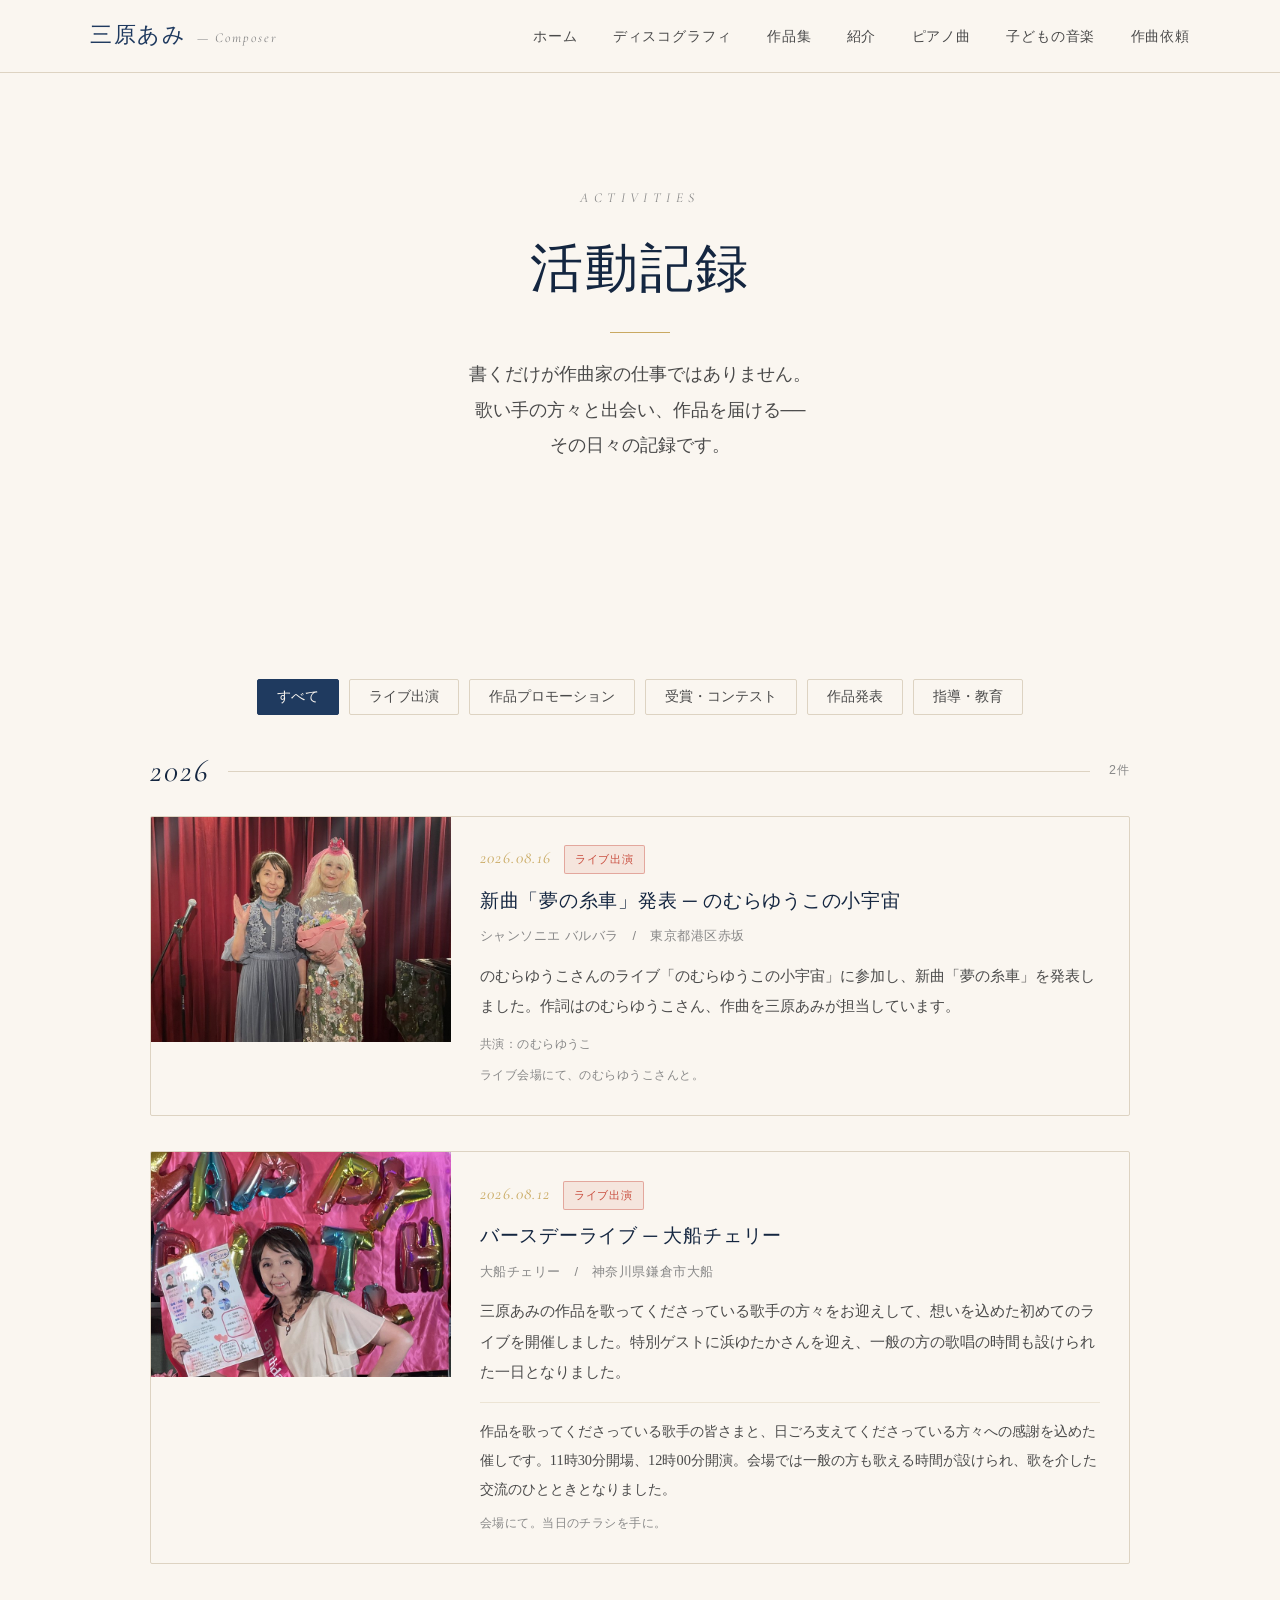
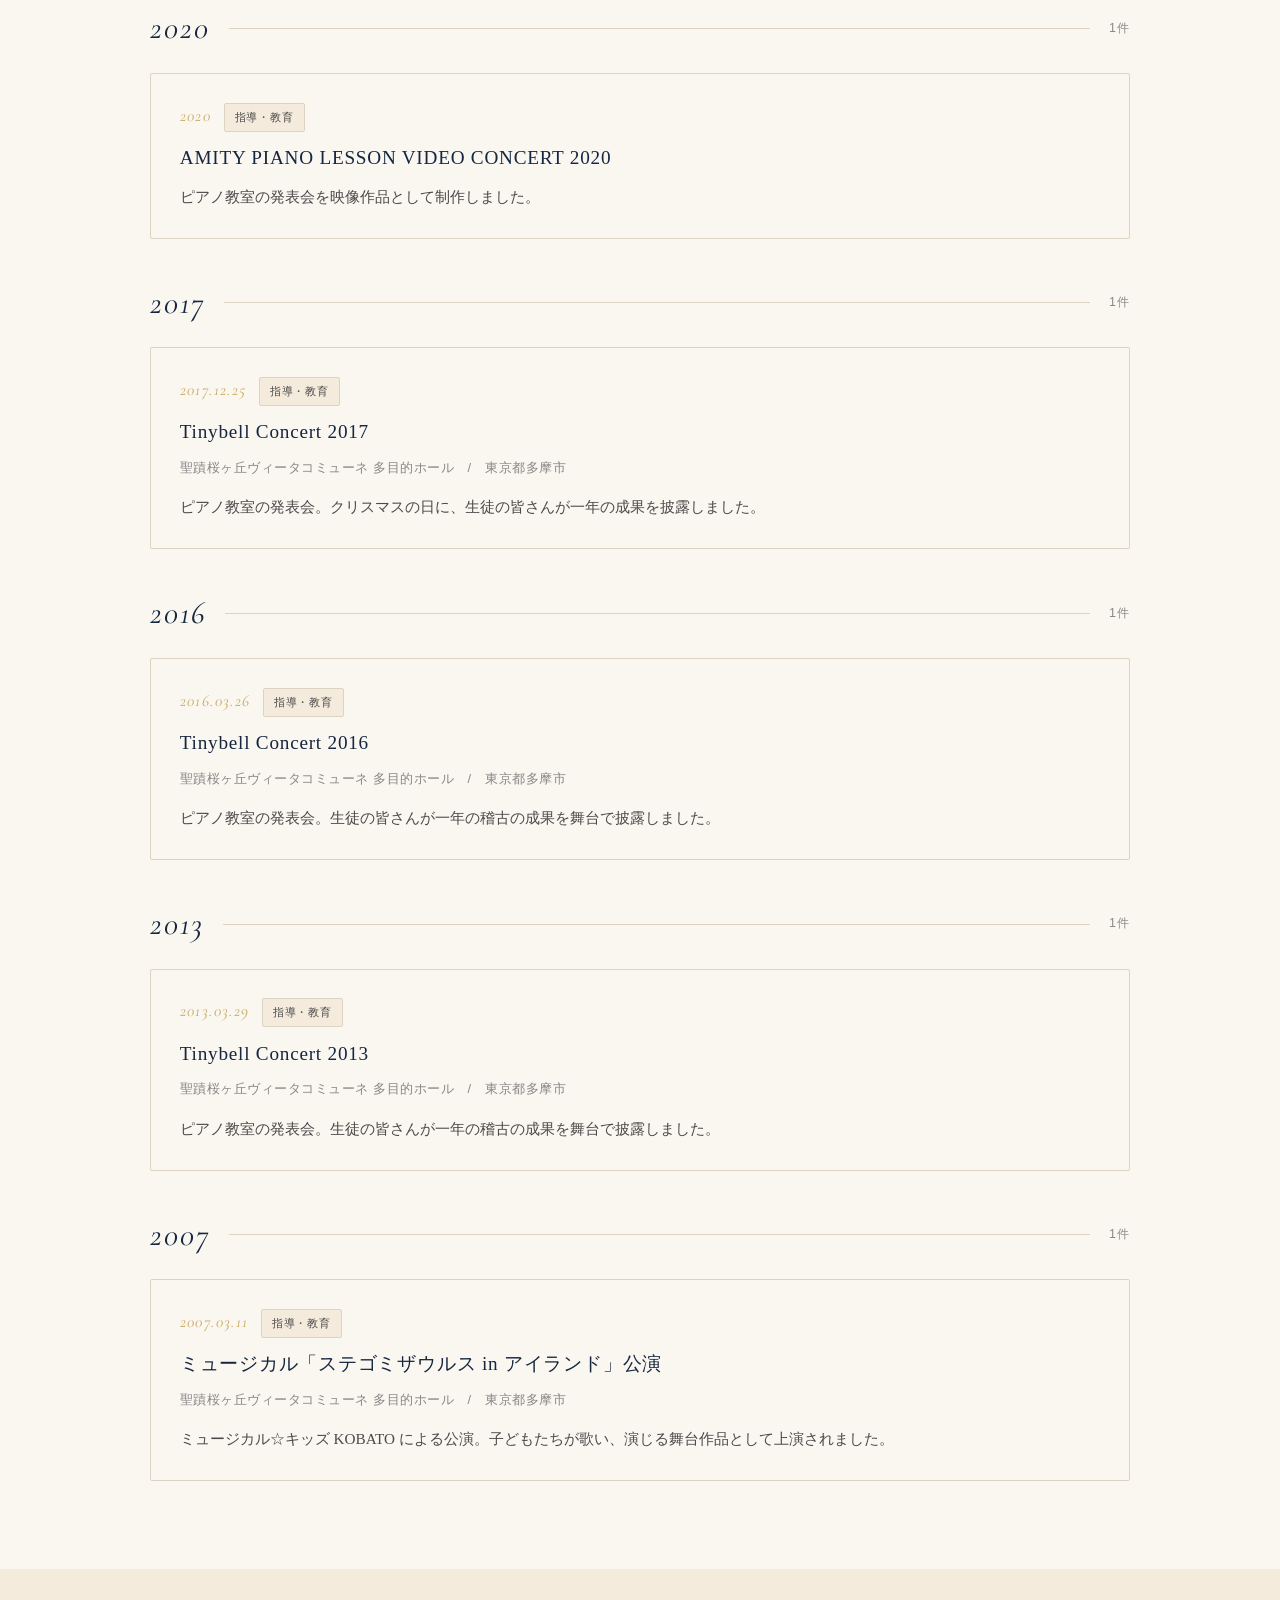
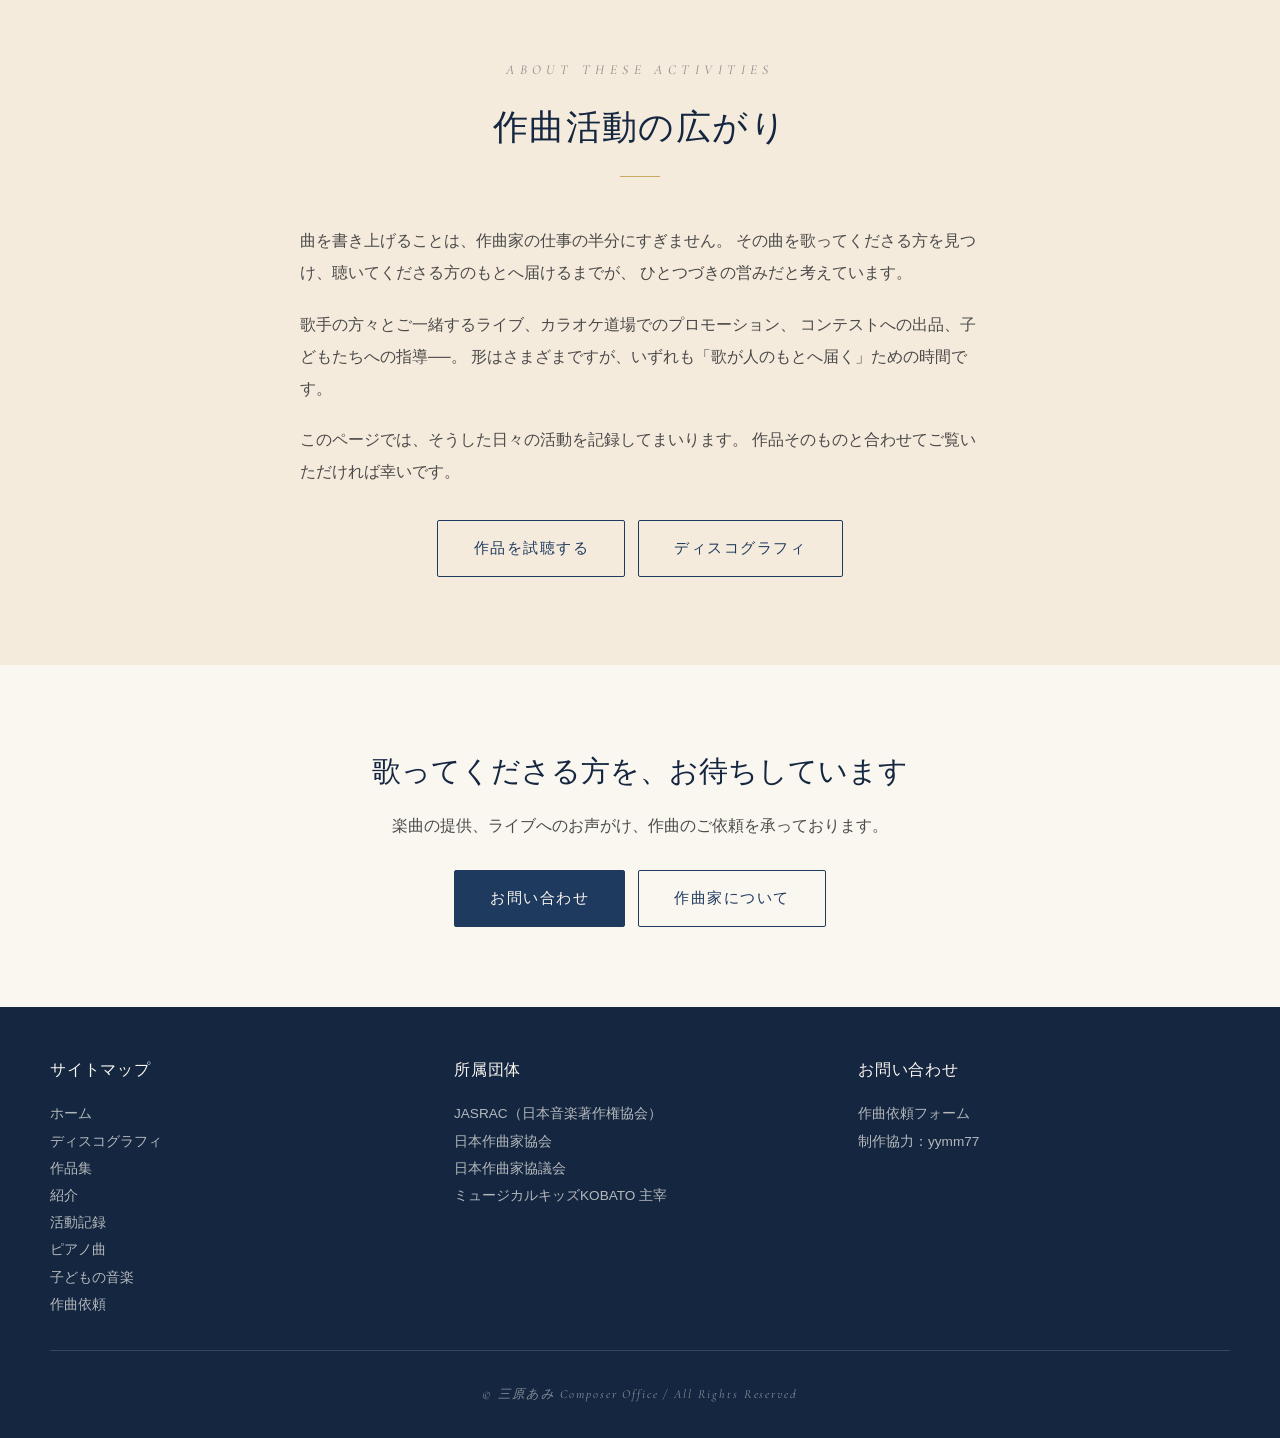
<file: activities.html>
<!DOCTYPE html>
<html lang="ja">
<head>
<meta charset="UTF-8">
<meta name="viewport" content="width=device-width,initial-scale=1.0">
<title>活動記録 ─ 三原あみ 作曲家公式サイト</title>
<meta name="description" content="作曲家・三原あみの活動記録。ライブ出演、カラオケ道場での作品プロモーション、受賞、作品発表など、日々の音楽活動をご紹介します。">
<meta property="og:title" content="活動記録 ─ 三原あみ 作曲家公式サイト">
<meta property="og:description" content="ライブ出演、作品プロモーション、受賞。日々の音楽活動の記録。">
<meta property="og:type" content="website">
<link rel="preconnect" href="https://fonts.googleapis.com">
<link rel="preconnect" href="https://fonts.gstatic.com" crossorigin>
<link href="https://fonts.googleapis.com/css2?family=Cormorant+Garamond:ital,wght@0,400;0,500;0,600;1,400;1,500&display=swap" rel="stylesheet">
<link rel="stylesheet" href="style.css">
</head>
<body>

<nav class="global-nav">
  <div class="nav-inner">
    <a href="index.html" class="nav-brand">
      <span class="nav-brand-name">三原あみ</span>
      <span class="nav-brand-sub">— Composer</span>
    </a>
    <button class="nav-toggle" aria-label="メニュー" onclick="document.querySelector('.nav-links').classList.toggle('open')">
      <svg width="22" height="22" viewBox="0 0 22 22"><line x1="3" y1="6" x2="19" y2="6" stroke="currentColor" stroke-width="1.5"/><line x1="3" y1="11" x2="19" y2="11" stroke="currentColor" stroke-width="1.5"/><line x1="3" y1="16" x2="19" y2="16" stroke="currentColor" stroke-width="1.5"/></svg>
    </button>
    <ul class="nav-links">
      <li><a href="index.html">ホーム</a></li>
      <li><a href="discography.html">ディスコグラフィ</a></li>
      <li><a href="works.html">作品集</a></li>
      <li><a href="profile.html">紹介</a></li>
      <li><a href="piano.html">ピアノ曲</a></li>
      <li><a href="kids.html">子どもの音楽</a></li>
      <li><a href="order.html">作曲依頼</a></li>
    </ul>
  </div>
</nav>

<section class="hero">
  <div class="hero-eyebrow">Activities</div>
  <h1 class="hero-title">活動記録</h1>
  <div class="hero-divider"></div>
  <p class="hero-subtitle">
    書くだけが作曲家の仕事ではありません。<br>
    歌い手の方々と出会い、作品を届ける──<br>
    その日々の記録です。
  </p>
</section>

<section class="section">
  <div class="section-inner" style="max-width:980px;">

    <div class="type-filter" id="typeFilter">
      <button class="filter-btn active" data-type="all">すべて</button>
      <button class="filter-btn" data-type="live">ライブ出演</button>
      <button class="filter-btn" data-type="promo">作品プロモーション</button>
      <button class="filter-btn" data-type="award">受賞・コンテスト</button>
      <button class="filter-btn" data-type="release">作品発表</button>
      <button class="filter-btn" data-type="kids">指導・教育</button>
    </div>

    <div id="activityContainer"></div>
    <p class="empty-note" id="activityEmpty" style="display:none;">該当する活動がありません。</p>

  </div>
</section>

<!-- 活動の種類の説明 -->
<section class="section section-cream">
  <div class="section-inner" style="max-width:760px;">
    <div class="section-header">
      <div class="section-eyebrow">About These Activities</div>
      <h2 class="section-title">作曲活動の広がり</h2>
      <div class="section-divider"></div>
    </div>
    <div class="profile-text" style="max-width:680px;margin:0 auto;">
      <p>
        曲を書き上げることは、作曲家の仕事の半分にすぎません。
        その曲を歌ってくださる方を見つけ、聴いてくださる方のもとへ届けるまでが、
        ひとつづきの営みだと考えています。
      </p>
      <p>
        歌手の方々とご一緒するライブ、カラオケ道場でのプロモーション、
        コンテストへの出品、子どもたちへの指導──。
        形はさまざまですが、いずれも「歌が人のもとへ届く」ための時間です。
      </p>
      <p>
        このページでは、そうした日々の活動を記録してまいります。
        作品そのものと合わせてご覧いただければ幸いです。
      </p>
    </div>
    <div class="btn-row" style="margin-top:2rem;">
      <a href="works.html" class="btn btn-secondary">作品を試聴する</a>
      <a href="discography.html" class="btn btn-secondary">ディスコグラフィ</a>
    </div>
  </div>
</section>

<section class="cta">
  <h2 class="cta-title">歌ってくださる方を、お待ちしています</h2>
  <p class="cta-text">楽曲の提供、ライブへのお声がけ、作曲のご依頼を承っております。</p>
  <div class="btn-row">
    <a href="order.html" class="btn btn-primary">お問い合わせ</a>
    <a href="profile.html" class="btn btn-secondary">作曲家について</a>
  </div>
</section>

<footer class="global-footer">
  <div class="footer-inner">
    <div class="footer-grid">
      <div class="footer-col">
        <h4>サイトマップ</h4>
        <ul>
          <li><a href="index.html">ホーム</a></li>
          <li><a href="discography.html">ディスコグラフィ</a></li>
          <li><a href="works.html">作品集</a></li>
          <li><a href="profile.html">紹介</a></li>
          <li><a href="activities.html">活動記録</a></li>
          <li><a href="piano.html">ピアノ曲</a></li>
          <li><a href="kids.html">子どもの音楽</a></li>
          <li><a href="order.html">作曲依頼</a></li>
        </ul>
      </div>
      <div class="footer-col">
        <h4>所属団体</h4>
        <ul>
          <li>JASRAC（日本音楽著作権協会）</li>
          <li>日本作曲家協会</li>
          <li>日本作曲家協議会</li>
          <li>ミュージカルキッズKOBATO 主宰</li>
        </ul>
      </div>
      <div class="footer-col">
        <h4>お問い合わせ</h4>
        <ul>
          <li><a href="order.html">作曲依頼フォーム</a></li>
          <li>制作協力：yymm77</li>
        </ul>
      </div>
    </div>
    <div class="footer-bottom">
      © 三原あみ Composer Office  /  All Rights Reserved
    </div>
  </div>
</footer>

<script>
const TYPE_LABEL = {
  live: 'ライブ出演',
  promo: '作品プロモーション',
  award: '受賞・コンテスト',
  release: '作品発表',
  kids: '指導・教育'
};

let allActivities = [];
let workIndex = {};
let currentType = 'all';

function esc(s) {
  return String(s == null ? '' : s).replace(/[&<>"']/g, c => (
    {'&':'&amp;','<':'&lt;','>':'&gt;','"':'&quot;',"'":'&#39;'}[c]
  ));
}

function fmtDate(iso, precision) {
  const [y, m, d] = iso.split('-');
  return precision === 'year' ? y : `${y}.${m}.${d}`;
}

function fmtDateJp(iso) {
  const [y, m, d] = iso.split('-');
  const w = ['日','月','火','水','木','金','土'][new Date(iso + 'T00:00:00').getDay()];
  return `${y}年${Number(m)}月${Number(d)}日（${w}）`;
}

async function loadAll() {
  try {
    const [aRes, wRes] = await Promise.all([
      fetch('activities.json'),
      fetch('works.json').catch(() => null)
    ]);
    const aData = await aRes.json();
    allActivities = aData.activities.slice().sort((a, b) =>
      b.date.localeCompare(a.date)
    );

    if (wRes && wRes.ok) {
      const wData = await wRes.json();
      wData.works.forEach(w => { workIndex[w.id] = w; });
    }
    render();
  } catch (e) {
    console.error('活動データの読込に失敗しました:', e);
    document.getElementById('activityContainer').innerHTML =
      '<p class="empty-note">活動データを読み込めませんでした。</p>';
  }
}

function cardHtml(a) {
  const hasPhoto = Boolean(a.photo);
  const thumb = a.photo_thumb || a.photo;

  const photoPart = hasPhoto
    ? `<div class="activity-photo">
         <img src="${esc(thumb)}" alt="${esc(a.title)}" loading="lazy">
       </div>`
    : '';

  const captionPart = (hasPhoto && a.photo_caption)
    ? `<div class="activity-caption">${esc(a.photo_caption)}</div>`
    : '';

  const detailPart = a.detail
    ? `<div class="activity-detail">${esc(a.detail)}</div>`
    : '';

  // 共演者は掲載許諾が true の場合のみ表示
  const showPerformers = a.credit_ok === true && (a.performers || []).length > 0;
  const performerPart = showPerformers
    ? `<div class="activity-caption" style="margin-top:0.8rem;">
         共演：${a.performers.map(esc).join('　')}
       </div>`
    : '';

  // 関連楽曲へのリンク
  const linked = (a.work_ids || []).filter(id => workIndex[id]);
  const worksPart = linked.length
    ? `<div style="margin-top:0.9rem;">
         ${linked.map(id =>
           `<a class="disco-link" href="works.html" style="margin-right:1rem;">▸ ${esc(workIndex[id].title)}</a>`
         ).join('')}
       </div>`
    : '';

  const venuePart = (a.venue || a.area)
    ? `<div class="activity-venue">${esc(a.venue)}${a.area ? '　/　' + esc(a.area) : ''}</div>`
    : '';

  return `
    <article class="activity-card${hasPhoto ? '' : ' no-photo'}">
      ${photoPart}
      <div class="activity-body">
        <div class="activity-head">
          <span class="activity-date">${esc(fmtDate(a.date, a.date_precision))}</span>
          <span class="activity-type ${esc(a.type)}">${esc(TYPE_LABEL[a.type] || a.type)}</span>
        </div>
        <h3 class="activity-title">${esc(a.title)}</h3>
        ${venuePart}
        <div class="activity-summary">${esc(a.summary)}</div>
        ${detailPart}
        ${worksPart}
        ${performerPart}
        ${captionPart}
      </div>
    </article>
  `;
}

function render() {
  const container = document.getElementById('activityContainer');
  const empty = document.getElementById('activityEmpty');
  const list = currentType === 'all'
    ? allActivities
    : allActivities.filter(a => a.type === currentType);

  if (list.length === 0) {
    container.innerHTML = '';
    empty.style.display = 'block';
    return;
  }
  empty.style.display = 'none';

  // 年ごとにまとめる
  const byYear = {};
  list.forEach(a => {
    const y = a.date.slice(0, 4);
    (byYear[y] = byYear[y] || []).push(a);
  });

  const years = Object.keys(byYear).sort((a, b) => b.localeCompare(a));

  container.innerHTML = years.map(y => `
    <div class="year-heading">
      <span class="year-heading-num">${esc(y)}</span>
      <span class="year-heading-line"></span>
      <span class="year-heading-count">${byYear[y].length}件</span>
    </div>
    <div class="activity-list">
      ${byYear[y].map(cardHtml).join('')}
    </div>
  `).join('');
}

document.getElementById('typeFilter').addEventListener('click', e => {
  if (!e.target.matches('.filter-btn')) return;
  document.querySelectorAll('#typeFilter .filter-btn').forEach(b => b.classList.remove('active'));
  e.target.classList.add('active');
  currentType = e.target.dataset.type;
  render();
});

loadAll();
</script>

</body>
</html>
</file>
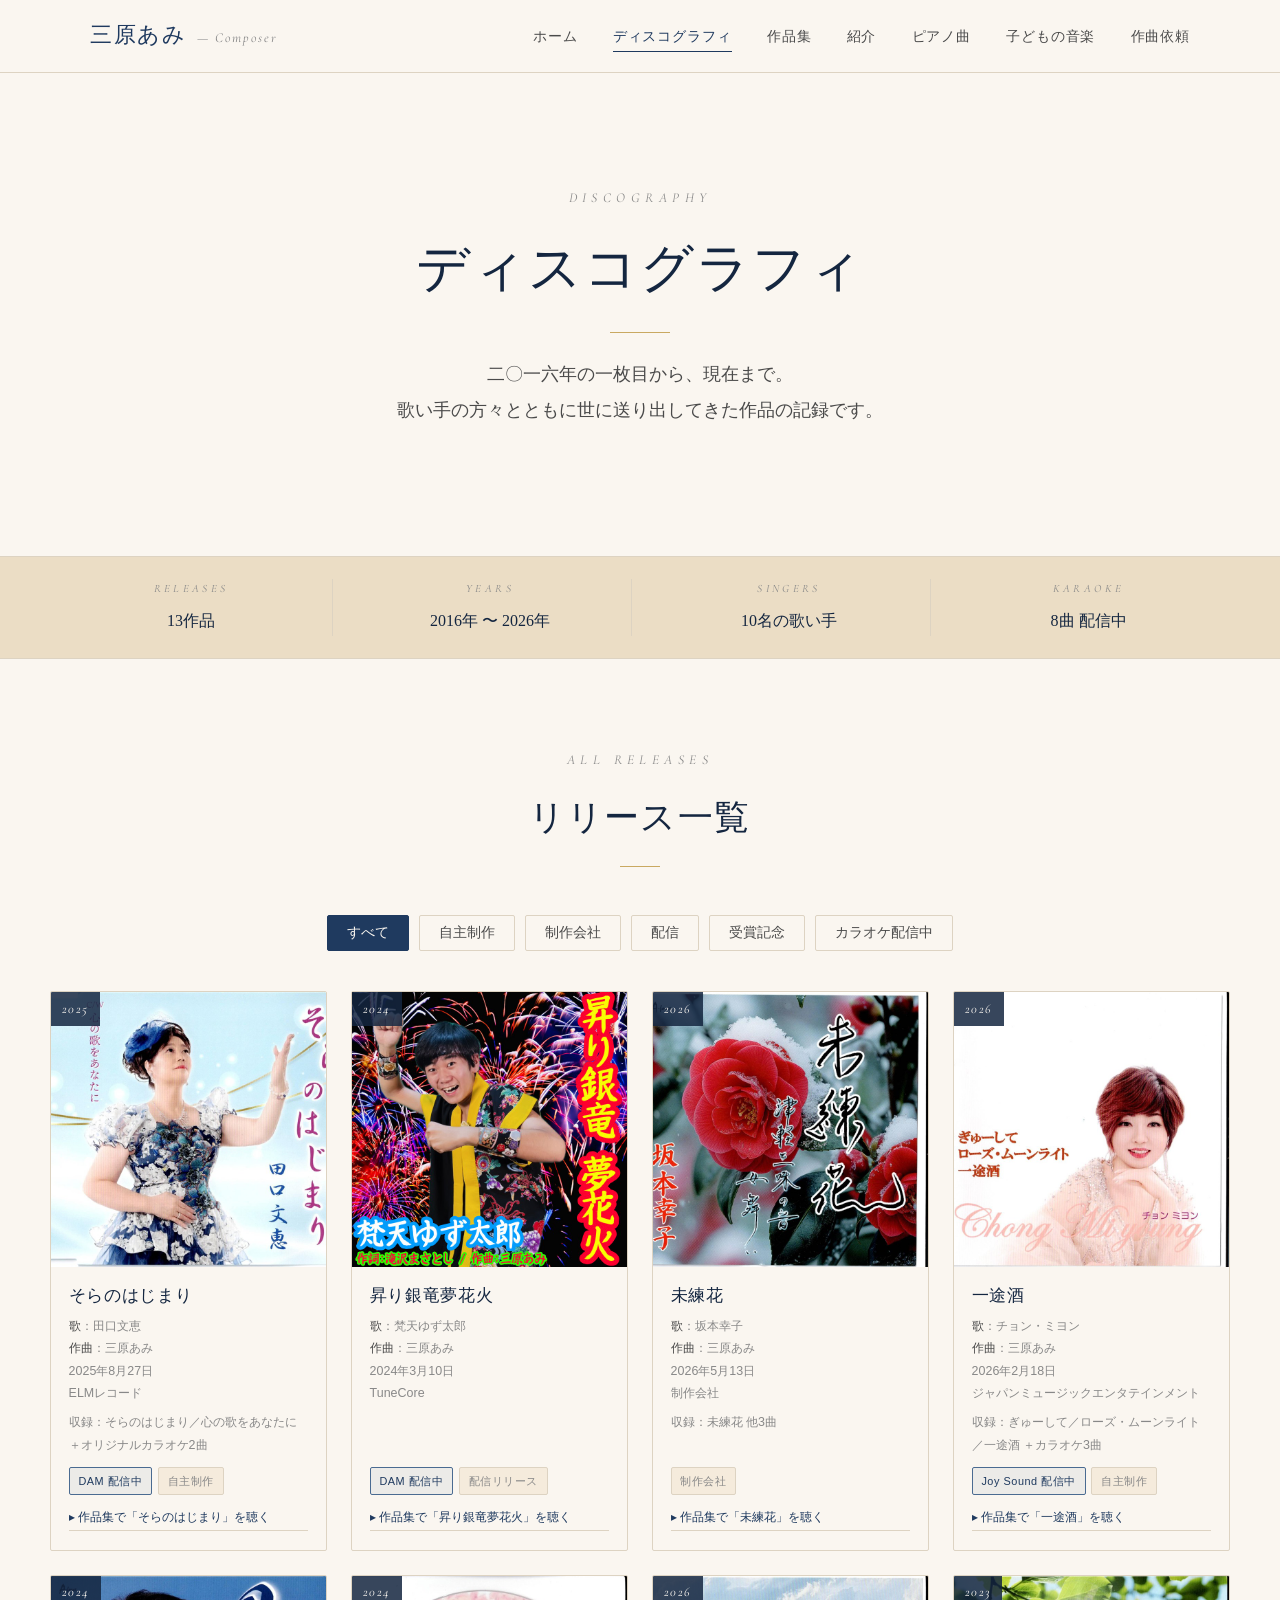
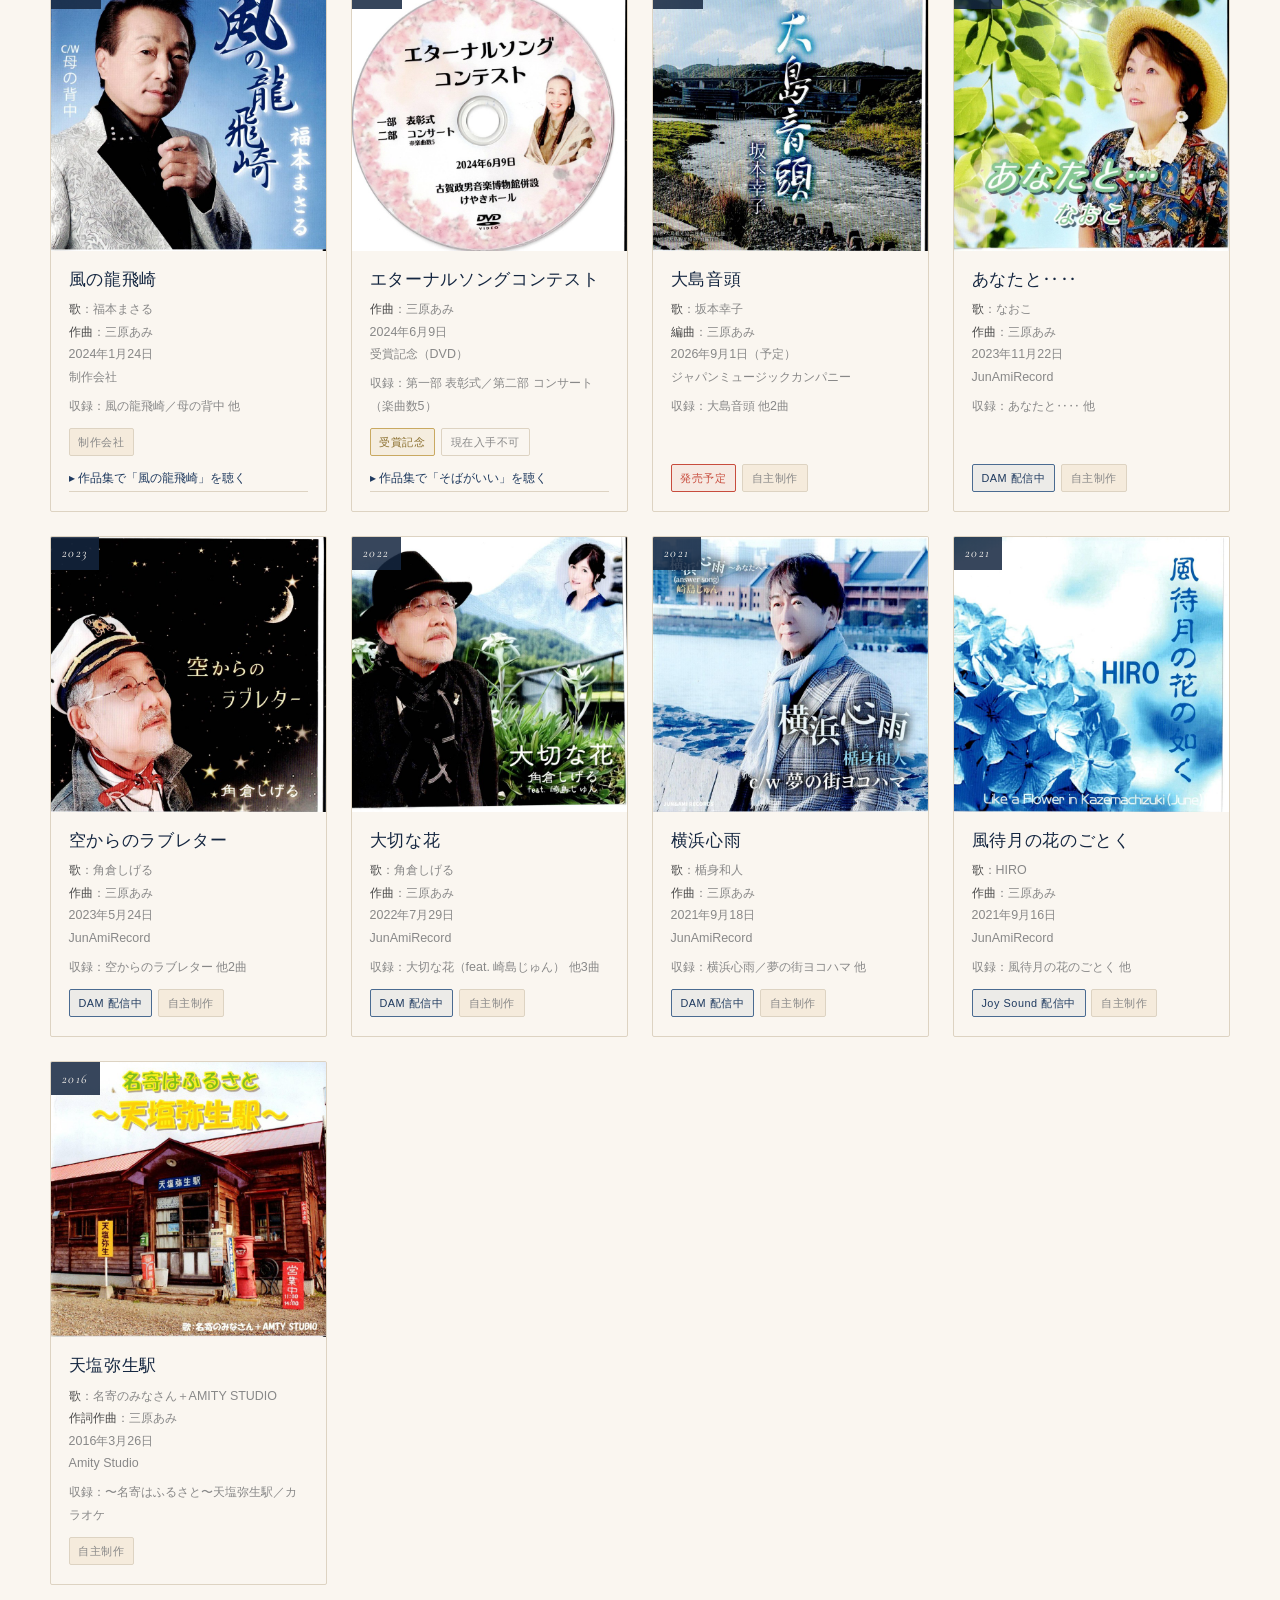
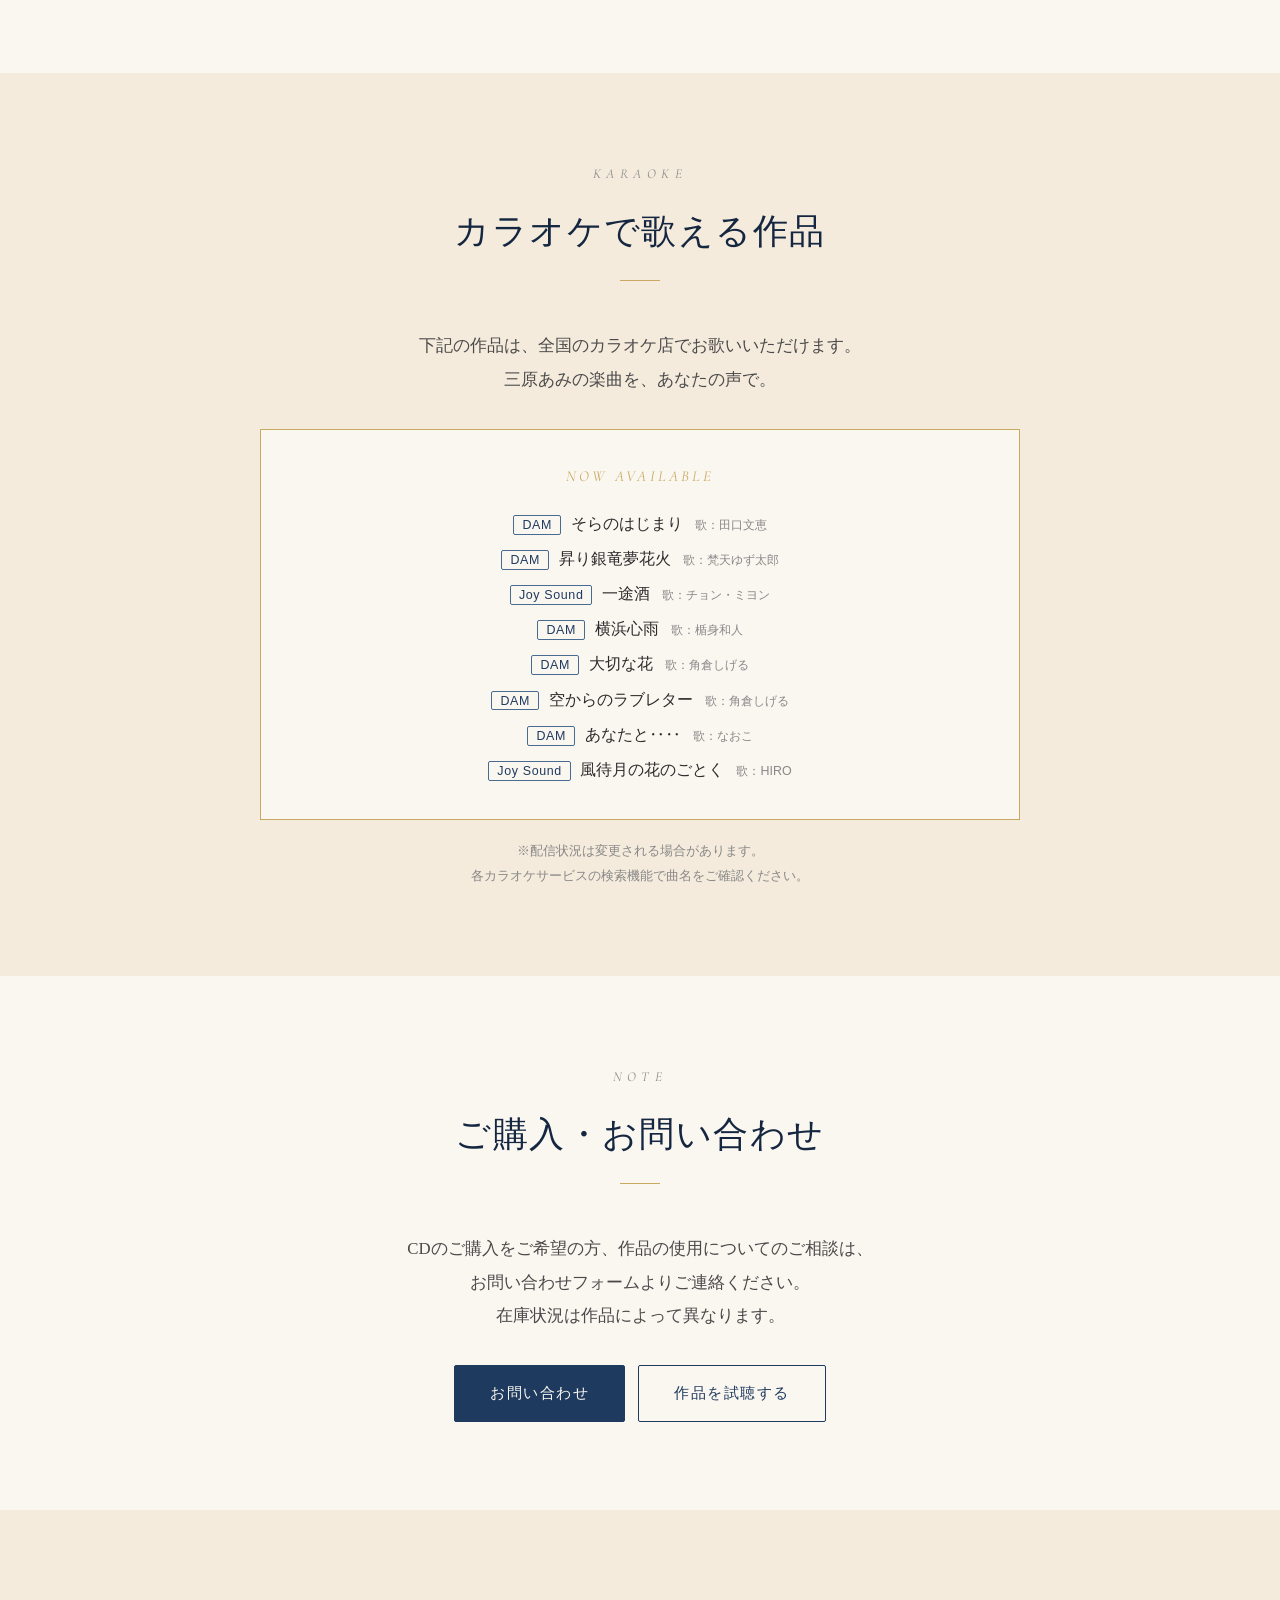
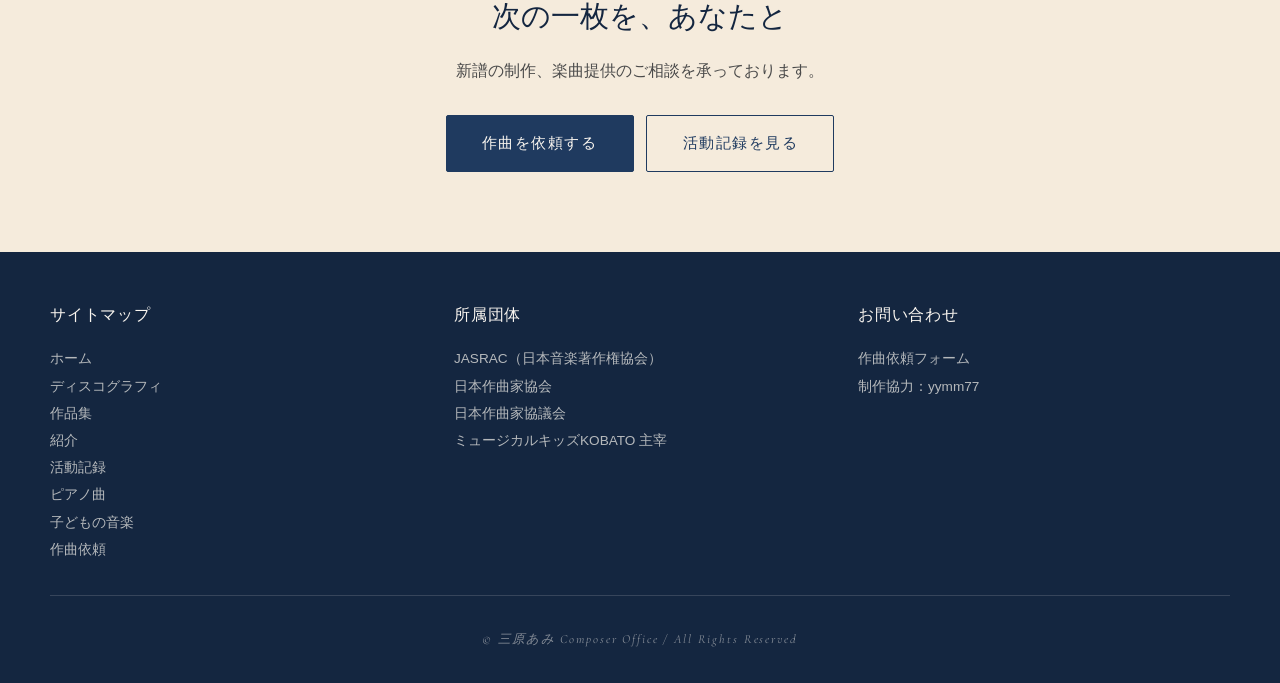
<file: discography.html>
<!DOCTYPE html>
<html lang="ja">
<head>
<meta charset="UTF-8">
<meta name="viewport" content="width=device-width,initial-scale=1.0">
<title>ディスコグラフィ ─ 三原あみ 作曲家公式サイト</title>
<meta name="description" content="作曲家・三原あみのディスコグラフィ。2016年から現在まで、CD・配信リリースの一覧。DAM・Joy Soundでのカラオケ配信情報も掲載しています。">
<meta property="og:title" content="ディスコグラフィ ─ 三原あみ 作曲家公式サイト">
<meta property="og:description" content="2016年から続く作品リリースの記録。カラオケ配信情報も掲載。">
<meta property="og:type" content="website">
<link rel="preconnect" href="https://fonts.googleapis.com">
<link rel="preconnect" href="https://fonts.gstatic.com" crossorigin>
<link href="https://fonts.googleapis.com/css2?family=Cormorant+Garamond:ital,wght@0,400;0,500;0,600;1,400;1,500&display=swap" rel="stylesheet">
<link rel="stylesheet" href="style.css">
</head>
<body>

<nav class="global-nav">
  <div class="nav-inner">
    <a href="index.html" class="nav-brand">
      <span class="nav-brand-name">三原あみ</span>
      <span class="nav-brand-sub">— Composer</span>
    </a>
    <button class="nav-toggle" aria-label="メニュー" onclick="document.querySelector('.nav-links').classList.toggle('open')">
      <svg width="22" height="22" viewBox="0 0 22 22"><line x1="3" y1="6" x2="19" y2="6" stroke="currentColor" stroke-width="1.5"/><line x1="3" y1="11" x2="19" y2="11" stroke="currentColor" stroke-width="1.5"/><line x1="3" y1="16" x2="19" y2="16" stroke="currentColor" stroke-width="1.5"/></svg>
    </button>
    <ul class="nav-links">
      <li><a href="index.html">ホーム</a></li>
      <li><a href="discography.html" class="active">ディスコグラフィ</a></li>
      <li><a href="works.html">作品集</a></li>
      <li><a href="profile.html">紹介</a></li>
      <li><a href="piano.html">ピアノ曲</a></li>
      <li><a href="kids.html">子どもの音楽</a></li>
      <li><a href="order.html">作曲依頼</a></li>
    </ul>
  </div>
</nav>

<section class="hero">
  <div class="hero-eyebrow">Discography</div>
  <h1 class="hero-title">ディスコグラフィ</h1>
  <div class="hero-divider"></div>
  <p class="hero-subtitle">
    二〇一六年の一枚目から、現在まで。<br>
    歌い手の方々とともに世に送り出してきた作品の記録です。
  </p>
</section>

<!-- 実績サマリー -->
<div class="trust-bar">
  <div class="trust-grid">
    <div class="trust-item">
      <div class="trust-item-label">Releases</div>
      <div class="trust-item-value" id="statTotal">─</div>
    </div>
    <div class="trust-item">
      <div class="trust-item-label">Years</div>
      <div class="trust-item-value" id="statYears">─</div>
    </div>
    <div class="trust-item">
      <div class="trust-item-label">Singers</div>
      <div class="trust-item-value" id="statSingers">─</div>
    </div>
    <div class="trust-item">
      <div class="trust-item-label">Karaoke</div>
      <div class="trust-item-value" id="statKaraoke">─</div>
    </div>
  </div>
</div>

<!-- 一覧 -->
<section class="section">
  <div class="section-inner">
    <div class="section-header">
      <div class="section-eyebrow">All Releases</div>
      <h2 class="section-title">リリース一覧</h2>
      <div class="section-divider"></div>
    </div>

    <div class="filter-bar" id="discoFilter">
      <button class="filter-btn active" data-cat="all">すべて</button>
      <button class="filter-btn" data-cat="jishu">自主制作</button>
      <button class="filter-btn" data-cat="seisaku">制作会社</button>
      <button class="filter-btn" data-cat="haishin">配信</button>
      <button class="filter-btn" data-cat="juushou">受賞記念</button>
      <button class="filter-btn" data-cat="karaoke">カラオケ配信中</button>
    </div>

    <div class="disco-grid" id="discoGrid"></div>
    <p class="empty-note" id="discoEmpty" style="display:none;">該当する作品がありません。</p>
  </div>
</section>

<!-- カラオケ配信 -->
<section class="section section-cream">
  <div class="section-inner" style="max-width:760px;">
    <div class="section-header">
      <div class="section-eyebrow">Karaoke</div>
      <h2 class="section-title">カラオケで歌える作品</h2>
      <div class="section-divider"></div>
    </div>
    <p class="lead text-center" style="margin-bottom:2rem;">
      下記の作品は、全国のカラオケ店でお歌いいただけます。<br>
      三原あみの楽曲を、あなたの声で。
    </p>
    <div class="karaoke-summary">
      <div class="karaoke-summary-label">NOW AVAILABLE</div>
      <div class="karaoke-list" id="karaokeList"></div>
    </div>
    <p style="font-family:var(--sans-jp);font-size:0.8rem;color:var(--ink-mute);text-align:center;margin-top:1.2rem;line-height:1.9;">
      ※配信状況は変更される場合があります。<br>
      各カラオケサービスの検索機能で曲名をご確認ください。
    </p>
  </div>
</section>

<!-- 補足 -->
<section class="section">
  <div class="section-inner" style="max-width:760px;">
    <div class="section-header">
      <div class="section-eyebrow">Note</div>
      <h2 class="section-title">ご購入・お問い合わせ</h2>
      <div class="section-divider"></div>
    </div>
    <p class="lead text-center">
      CDのご購入をご希望の方、作品の使用についてのご相談は、<br>
      お問い合わせフォームよりご連絡ください。<br>
      在庫状況は作品によって異なります。
    </p>
    <div class="btn-row" style="margin-top:2rem;">
      <a href="order.html" class="btn btn-primary">お問い合わせ</a>
      <a href="works.html" class="btn btn-secondary">作品を試聴する</a>
    </div>
  </div>
</section>

<section class="cta section-cream">
  <h2 class="cta-title">次の一枚を、あなたと</h2>
  <p class="cta-text">新譜の制作、楽曲提供のご相談を承っております。</p>
  <div class="btn-row">
    <a href="order.html" class="btn btn-primary">作曲を依頼する</a>
    <a href="activities.html" class="btn btn-secondary">活動記録を見る</a>
  </div>
</section>

<footer class="global-footer">
  <div class="footer-inner">
    <div class="footer-grid">
      <div class="footer-col">
        <h4>サイトマップ</h4>
        <ul>
          <li><a href="index.html">ホーム</a></li>
          <li><a href="discography.html">ディスコグラフィ</a></li>
          <li><a href="works.html">作品集</a></li>
          <li><a href="profile.html">紹介</a></li>
          <li><a href="activities.html">活動記録</a></li>
          <li><a href="piano.html">ピアノ曲</a></li>
          <li><a href="kids.html">子どもの音楽</a></li>
          <li><a href="order.html">作曲依頼</a></li>
        </ul>
      </div>
      <div class="footer-col">
        <h4>所属団体</h4>
        <ul>
          <li>JASRAC（日本音楽著作権協会）</li>
          <li>日本作曲家協会</li>
          <li>日本作曲家協議会</li>
          <li>ミュージカルキッズKOBATO 主宰</li>
        </ul>
      </div>
      <div class="footer-col">
        <h4>お問い合わせ</h4>
        <ul>
          <li><a href="order.html">作曲依頼フォーム</a></li>
          <li>制作協力：yymm77</li>
        </ul>
      </div>
    </div>
    <div class="footer-bottom">
      © 三原あみ Composer Office  /  All Rights Reserved
    </div>
  </div>
</footer>

<script>
const CAT_LABEL = {
  jishu: '自主制作',
  seisaku: '制作会社',
  haishin: '配信リリース',
  juushou: '受賞記念'
};

let allDisco = [];
let workIndex = {};
let currentCat = 'all';

// pin（表示順の指定）を比較する。決着がつかない場合は null を返す
function comparePin(a, b) {
  const pa = Number(a.pin) || 0, pb = Number(b.pin) || 0;
  if (pa && pb) return pa - pb;
  if (pa) return -1;
  if (pb) return 1;
  return null;
}

function esc(s) {
  return String(s == null ? '' : s).replace(/[&<>"']/g, c => (
    {'&':'&amp;','<':'&lt;','>':'&gt;','"':'&quot;',"'":'&#39;'}[c]
  ));
}

function fmtDate(iso) {
  const [y, m, d] = iso.split('-');
  return `${y}年${Number(m)}月${Number(d)}日`;
}

async function loadAll() {
  try {
    const [dRes, wRes] = await Promise.all([
      fetch('discography.json'),
      fetch('works.json').catch(() => null)
    ]);
    const dData = await dRes.json();
    // pin が指定されたものを先頭へ。それ以外は発売日の新しい順
    allDisco = dData.discography.slice().sort((a, b) => {
      const p = comparePin(a, b);
      if (p !== null) return p;
      return b.release_date.localeCompare(a.release_date);
    });

    if (wRes && wRes.ok) {
      const wData = await wRes.json();
      wData.works.forEach(w => { workIndex[w.id] = w; });
    }

    renderStats();
    renderGrid();
    renderKaraoke();
  } catch (e) {
    console.error('ディスコグラフィデータの読込に失敗しました:', e);
    document.getElementById('discoGrid').innerHTML =
      '<p class="empty-note" style="grid-column:1/-1;">作品データを読み込めませんでした。</p>';
  }
}

function renderStats() {
  const total = allDisco.length;
  const years = allDisco.map(d => Number(d.release_date.slice(0, 4)));
  const singers = new Set(allDisco.map(d => d.singer).filter(Boolean));
  const karaoke = allDisco.filter(d => d.karaoke).length;

  document.getElementById('statTotal').textContent = total + '作品';
  document.getElementById('statYears').textContent =
    Math.min(...years) + '年 〜 ' + Math.max(...years) + '年';
  document.getElementById('statSingers').textContent = singers.size + '名の歌い手';
  document.getElementById('statKaraoke').textContent = karaoke + '曲 配信中';
}

function matchFilter(d) {
  if (currentCat === 'all') return true;
  if (currentCat === 'karaoke') return Boolean(d.karaoke);
  return d.category === currentCat;
}

function renderGrid() {
  const grid = document.getElementById('discoGrid');
  const empty = document.getElementById('discoEmpty');
  const list = allDisco.filter(matchFilter);

  if (list.length === 0) {
    grid.innerHTML = '';
    empty.style.display = 'block';
    return;
  }
  empty.style.display = 'none';

  grid.innerHTML = list.map(d => {
    const year = d.release_date.slice(0, 4);

    // ジャケット部：画像があり掲載可の場合のみ表示
    const showJacket = d.jacket && d.jacket_ok === true;
    const jacketInner = showJacket
      ? `<img src="${esc(d.jacket)}" alt="${esc(d.title)} ジャケット" loading="lazy">`
      : `<div class="disco-jacket-placeholder">
           <span class="ph-mark">♪</span>
           <div class="ph-title">${esc(d.title)}</div>
           <div class="ph-note">Jacket image coming soon</div>
         </div>`;

    // バッジ
    const badges = [];
    if (d.upcoming) badges.push('<span class="disco-badge upcoming">発売予定</span>');
    if (d.category === 'juushou') badges.push('<span class="disco-badge award">受賞記念</span>');
    if (d.karaoke) badges.push(`<span class="disco-badge karaoke">${esc(d.karaoke)} 配信中</span>`);
    if (d.available === false) badges.push('<span class="disco-badge soldout">現在入手不可</span>');
    if (CAT_LABEL[d.category] && d.category !== 'juushou') {
      badges.push(`<span class="disco-badge">${esc(CAT_LABEL[d.category])}</span>`);
    }

    // works.html への相互リンク
    const linked = (d.work_ids || []).filter(id => workIndex[id]);
    const linkPart = linked.length
      ? `<a class="disco-link" href="works.html">▸ 作品集で「${esc(workIndex[linked[0]].title)}」を聴く</a>`
      : '';

    const singerPart = d.singer
      ? `<strong>歌</strong>：${esc(d.singer)}<br>`
      : '';
    const tracksPart = d.tracks_note
      ? `<span style="display:block;margin-top:0.4rem;">収録：${esc(d.tracks_note)}</span>`
      : '';

    return `
      <article class="disco-card">
        <div class="disco-jacket">
          <span class="disco-year">${esc(year)}</span>
          ${jacketInner}
        </div>
        <div class="disco-info">
          <h3 class="disco-title">${esc(d.title)}</h3>
          <div class="disco-meta">
            ${singerPart}
            <strong>${esc(d.role)}</strong>：三原あみ<br>
            ${esc(fmtDate(d.release_date))}${d.upcoming ? '（予定）' : ''}<br>
            <span style="color:var(--ink-mute);">${esc(d.label)}</span>
            ${tracksPart}
          </div>
          <div class="disco-badges">${badges.join('')}</div>
          ${linkPart}
        </div>
      </article>
    `;
  }).join('');
}

function renderKaraoke() {
  const el = document.getElementById('karaokeList');
  const list = allDisco.filter(d => d.karaoke);
  if (list.length === 0) {
    el.innerHTML = '<span style="color:var(--ink-mute);">準備中です。</span>';
    return;
  }
  // pin を最優先。以降はサービス名、発売日の順
  const sorted = list.slice().sort((a, b) => {
    const p = comparePin(a, b);
    if (p !== null) return p;
    return a.karaoke.localeCompare(b.karaoke)
        || a.release_date.localeCompare(b.release_date);
  });
  el.innerHTML = sorted.map(d => `
    <div>
      <span class="kl-service">${esc(d.karaoke)}</span>${esc(d.title)}
      ${d.singer ? `<span style="font-family:var(--sans-jp);font-size:0.78rem;color:var(--ink-mute);margin-left:0.5rem;">歌：${esc(d.singer)}</span>` : ''}
    </div>
  `).join('');
}

document.getElementById('discoFilter').addEventListener('click', e => {
  if (!e.target.matches('.filter-btn')) return;
  document.querySelectorAll('#discoFilter .filter-btn').forEach(b => b.classList.remove('active'));
  e.target.classList.add('active');
  currentCat = e.target.dataset.cat;
  renderGrid();
});

loadAll();
</script>

</body>
</html>
</file>
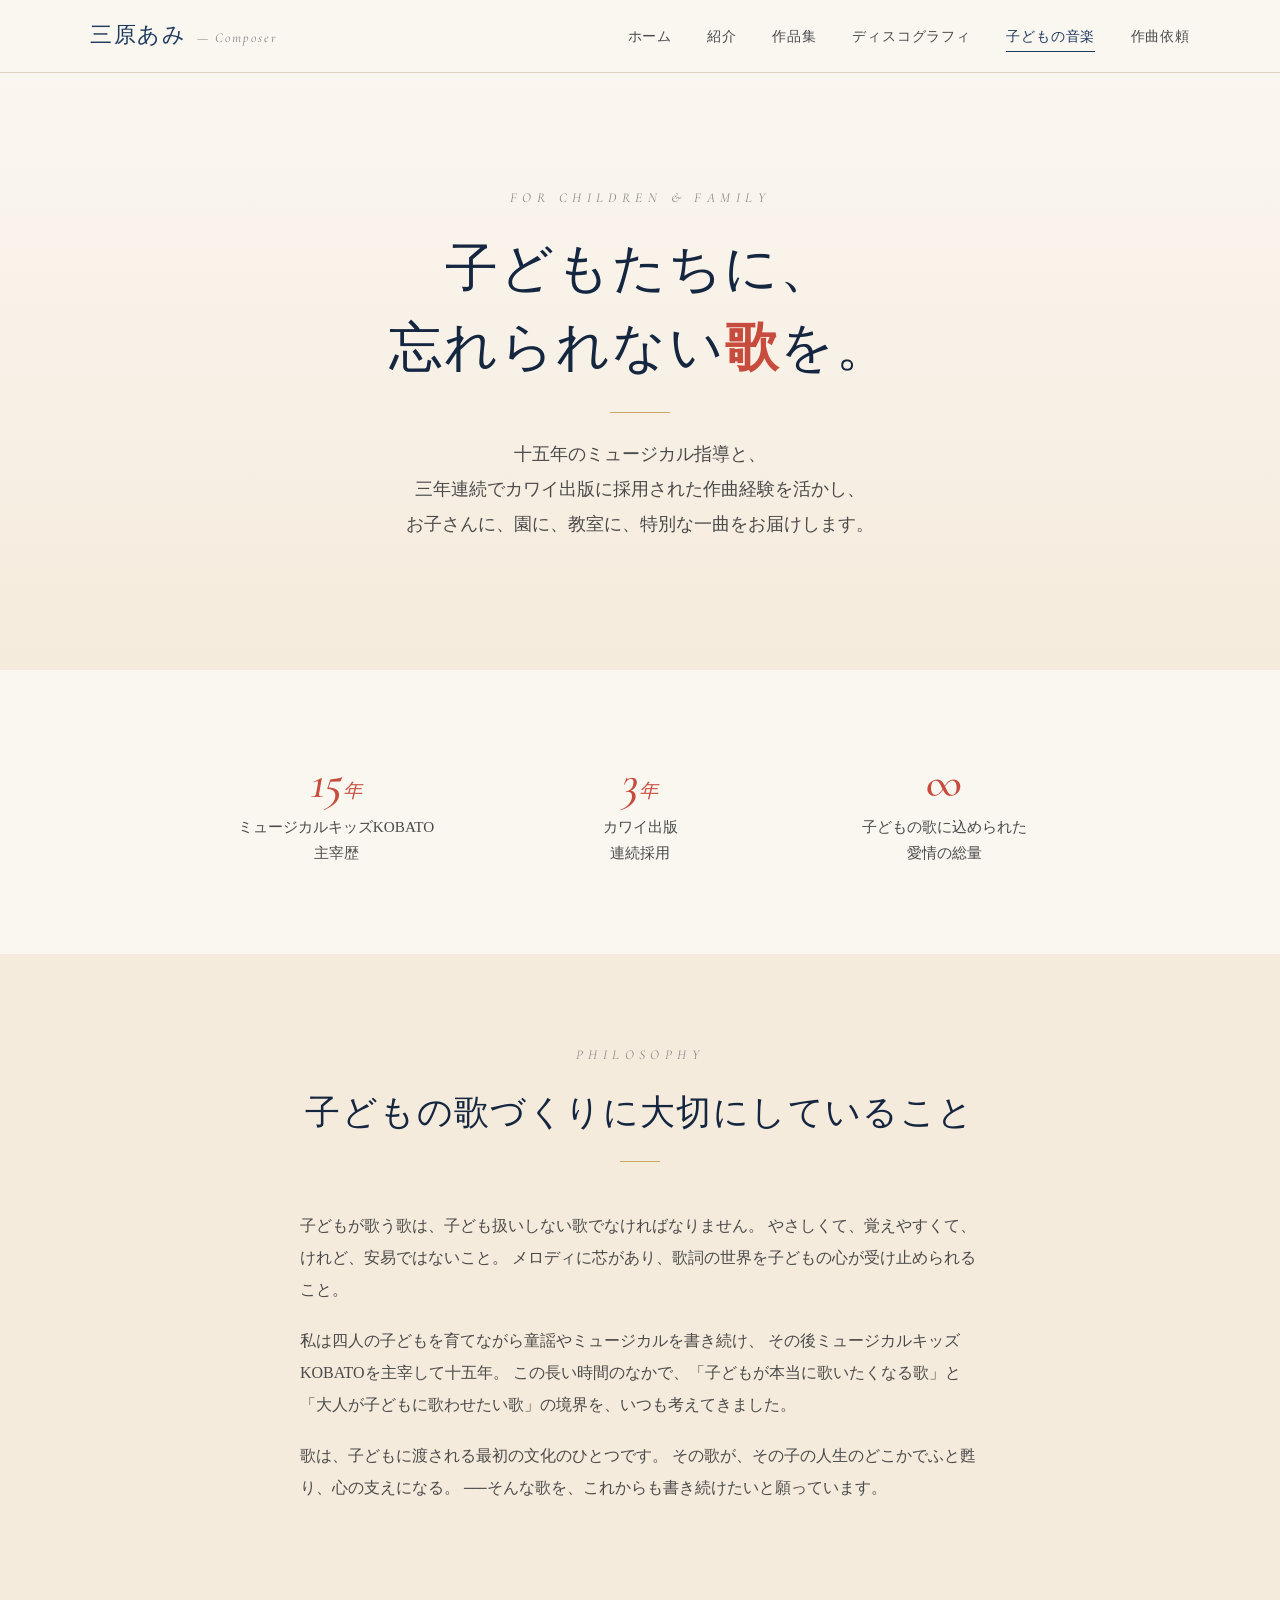
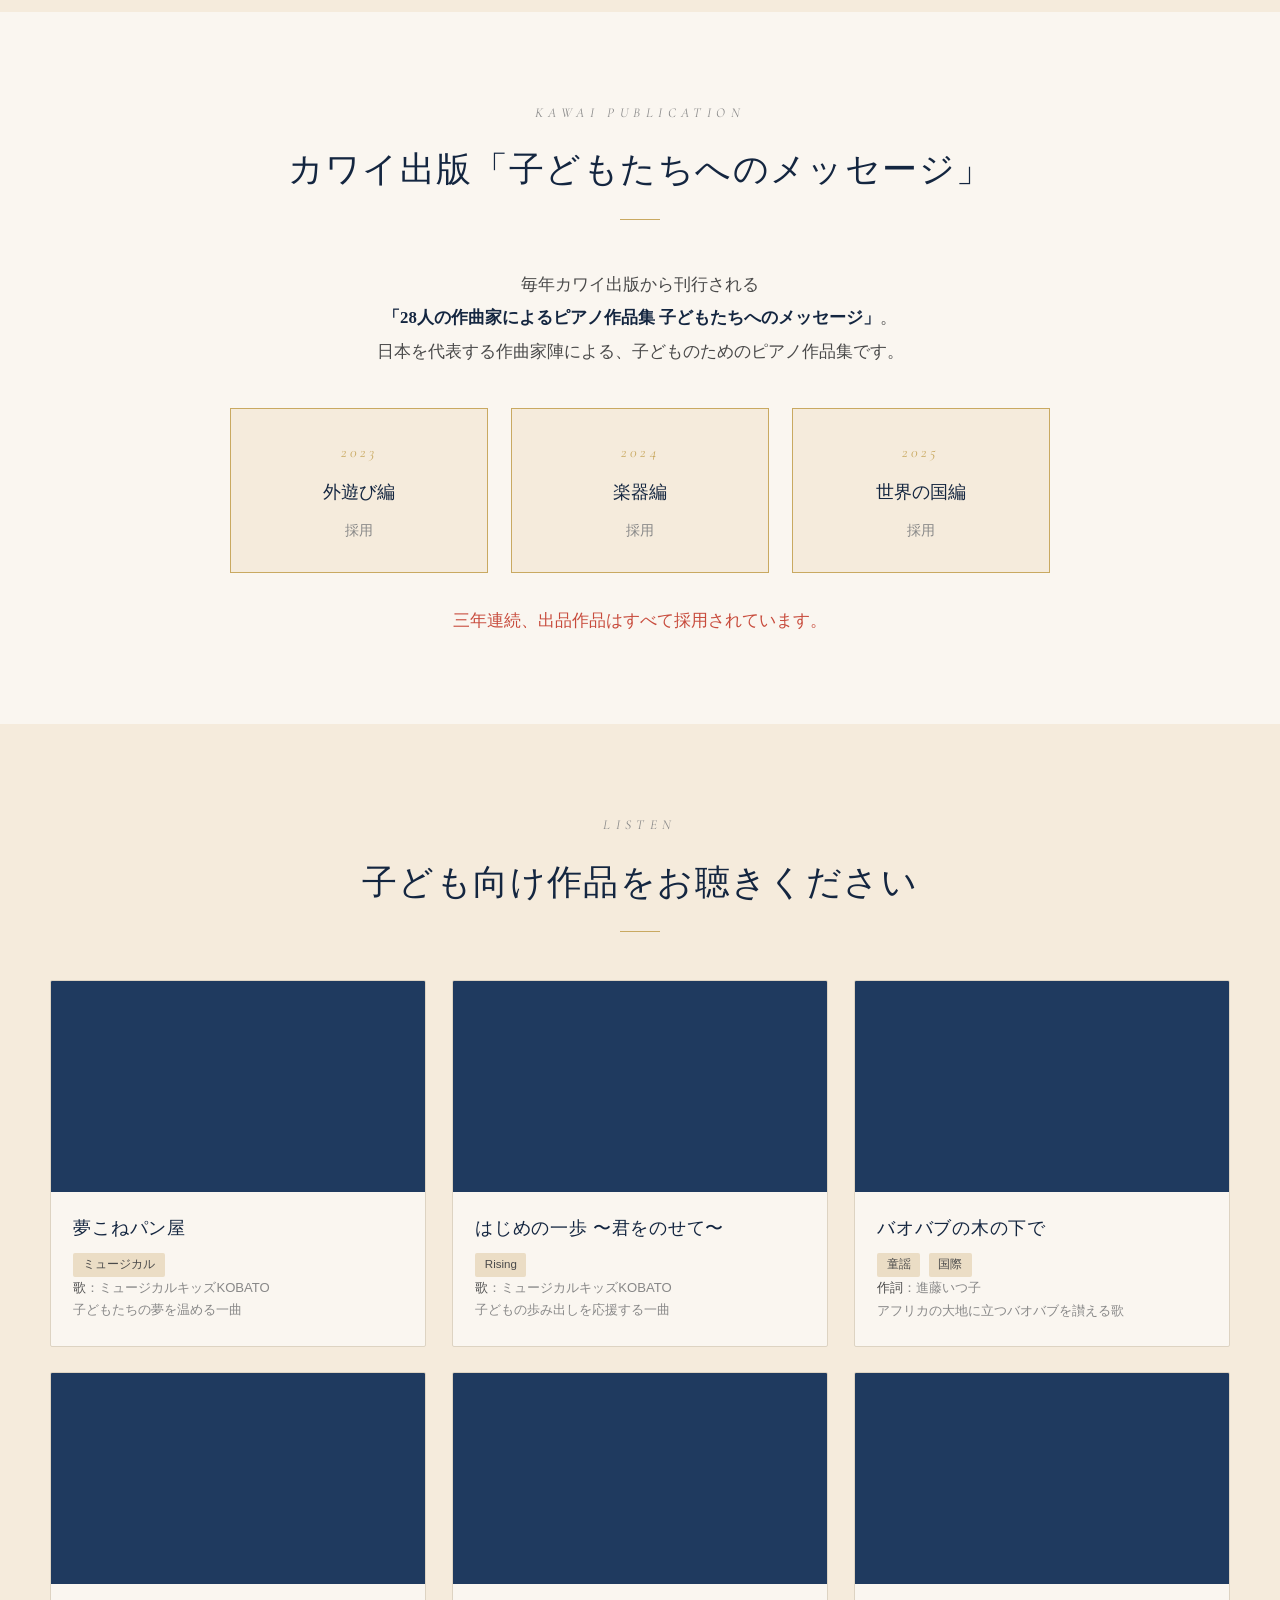
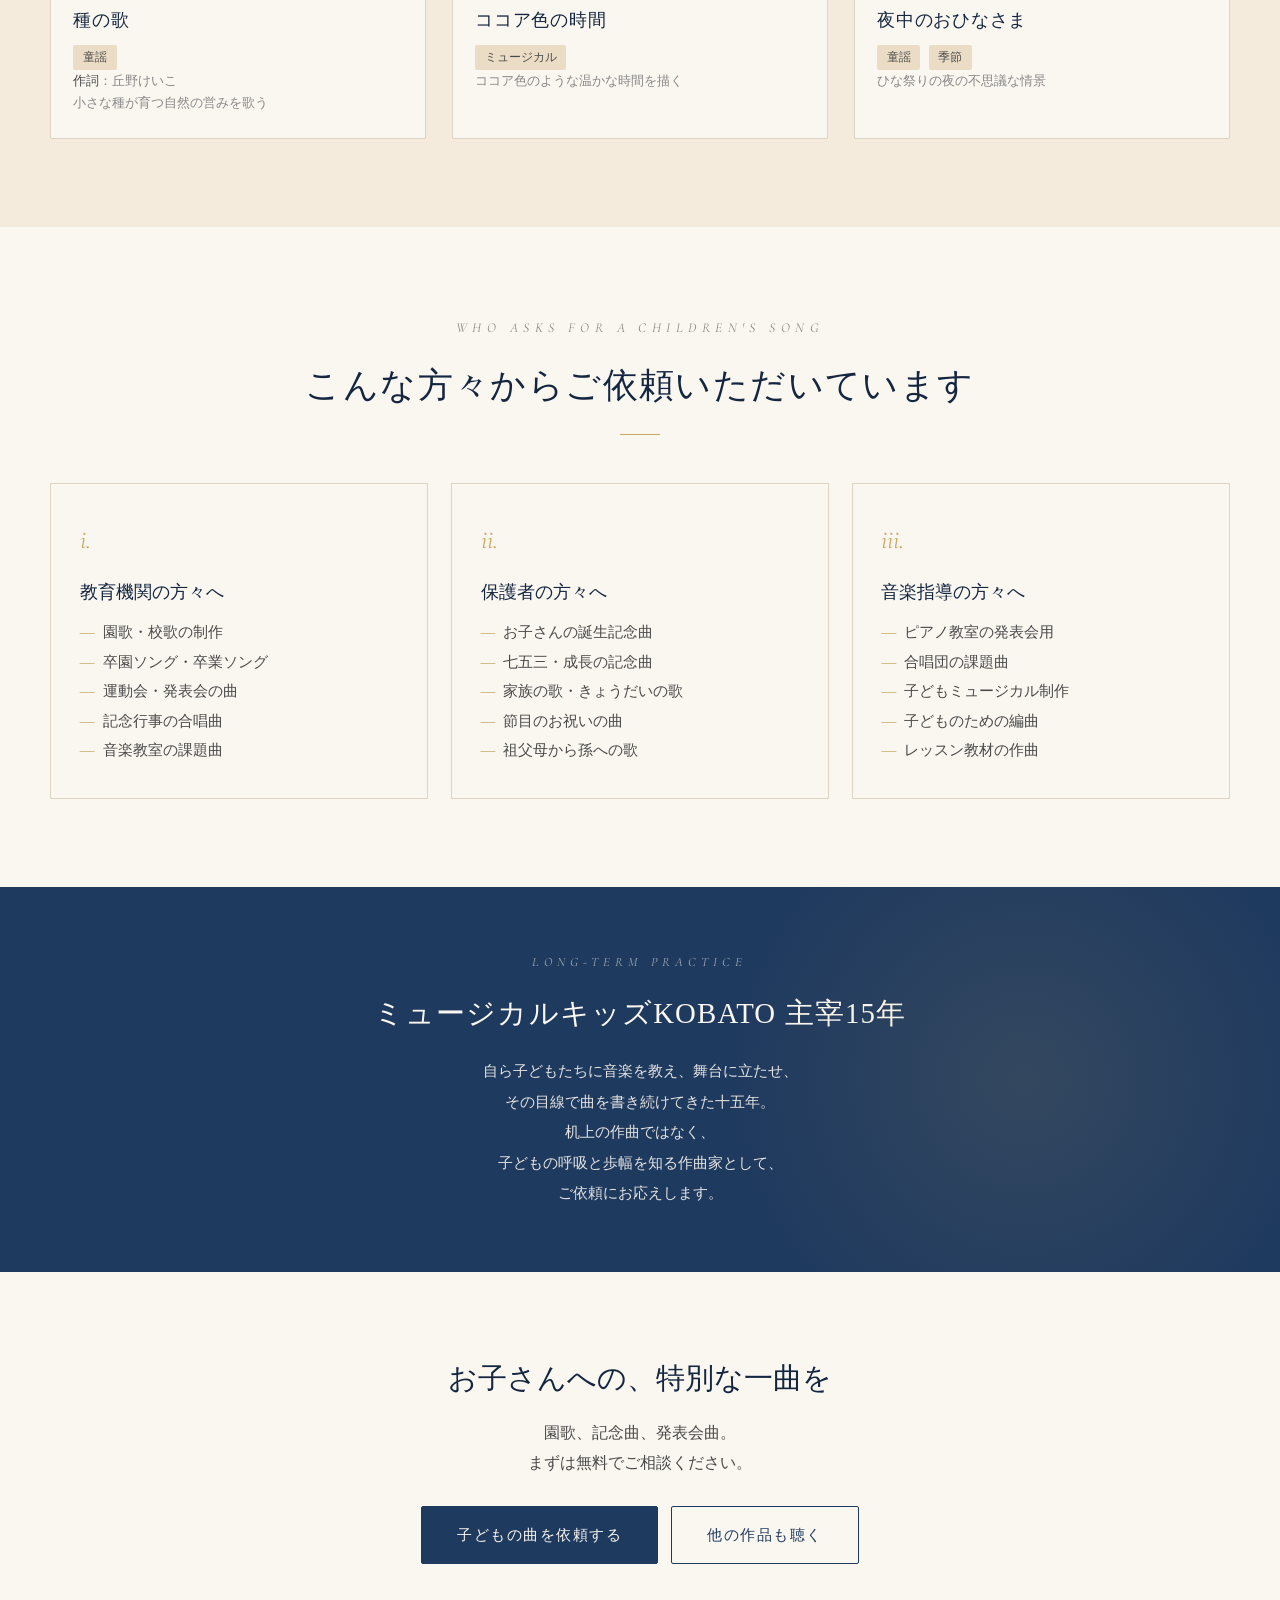
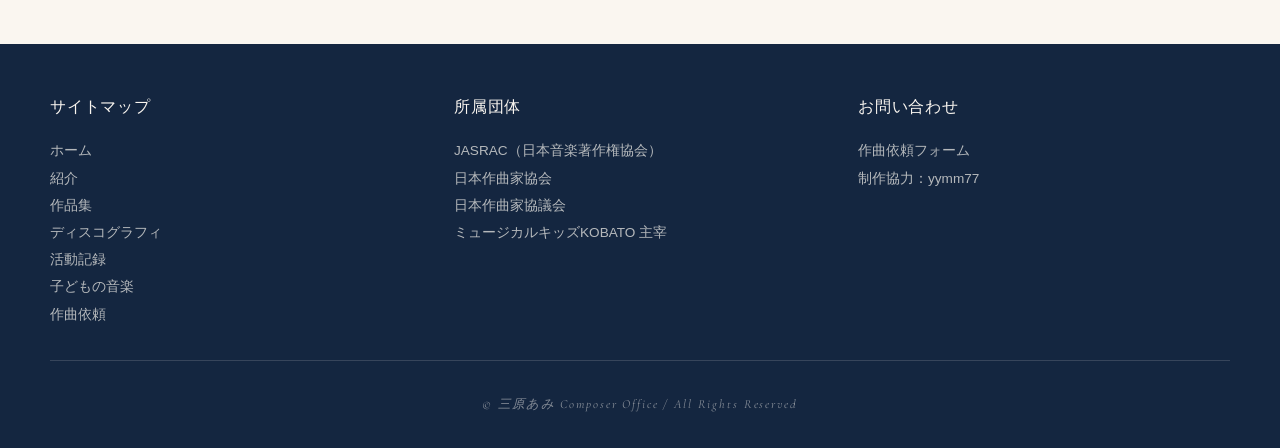
<file: kids (1).html>
<!DOCTYPE html>
<html lang="ja">
<head>
<meta charset="UTF-8">
<meta name="viewport" content="width=device-width,initial-scale=1.0">
<title>子どもの音楽 ─ 三原あみ 作曲家</title>
<meta name="description" content="ミュージカルキッズKOBATO主宰15年、カワイ出版「子どもたちへのメッセージ」3年連続全作品採用。園歌・卒園ソング・学習発表会曲・お子さんへの記念曲など、子どもの音楽をお作りします。">
<link rel="preconnect" href="https://fonts.googleapis.com">
<link rel="preconnect" href="https://fonts.gstatic.com" crossorigin>
<link href="https://fonts.googleapis.com/css2?family=Cormorant+Garamond:ital,wght@0,400;0,500;0,600;1,400;1,500&display=swap" rel="stylesheet">
<link rel="stylesheet" href="style.css">
</head>
<body>

<nav class="global-nav">
  <div class="nav-inner">
    <a href="index.html" class="nav-brand">
      <span class="nav-brand-name">三原あみ</span>
      <span class="nav-brand-sub">— Composer</span>
    </a>
    <button class="nav-toggle" aria-label="メニュー" onclick="document.querySelector('.nav-links').classList.toggle('open')">
      <svg width="22" height="22" viewBox="0 0 22 22"><line x1="3" y1="6" x2="19" y2="6" stroke="currentColor" stroke-width="1.5"/><line x1="3" y1="11" x2="19" y2="11" stroke="currentColor" stroke-width="1.5"/><line x1="3" y1="16" x2="19" y2="16" stroke="currentColor" stroke-width="1.5"/></svg>
    </button>
    <ul class="nav-links">
      <li><a href="index.html">ホーム</a></li>
      <li><a href="profile.html">紹介</a></li>
      <li><a href="works.html">作品集</a></li>
      <li><a href="discography.html">ディスコグラフィ</a></li>
      <li><a href="kids.html" class="active">子どもの音楽</a></li>
      <li><a href="order.html">作曲依頼</a></li>
    </ul>
  </div>
</nav>

<section class="hero kids-hero">
  <div class="hero-eyebrow">For Children & Family</div>
  <h1 class="hero-title">子どもたちに、<br>忘れられない<em>歌</em>を。</h1>
  <div class="hero-divider"></div>
  <p class="hero-subtitle">
    十五年のミュージカル指導と、<br>
    三年連続でカワイ出版に採用された作曲経験を活かし、<br>
    お子さんに、園に、教室に、特別な一曲をお届けします。
  </p>
</section>

<!-- 実績バー -->
<section class="section">
  <div class="section-inner" style="max-width:880px;">
    <div class="kids-stat">
      <div>
        <div class="kids-stat-num">15<span style="font-size:1.2rem;">年</span></div>
        <div class="kids-stat-label">ミュージカルキッズKOBATO<br>主宰歴</div>
      </div>
      <div>
        <div class="kids-stat-num">3<span style="font-size:1.2rem;">年</span></div>
        <div class="kids-stat-label">カワイ出版<br>連続採用</div>
      </div>
      <div>
        <div class="kids-stat-num">∞</div>
        <div class="kids-stat-label">子どもの歌に込められた<br>愛情の総量</div>
      </div>
    </div>
  </div>
</section>

<!-- 信念 -->
<section class="section section-cream">
  <div class="section-inner" style="max-width:760px;">
    <div class="section-header">
      <div class="section-eyebrow">Philosophy</div>
      <h2 class="section-title">子どもの歌づくりに大切にしていること</h2>
      <div class="section-divider"></div>
    </div>
    <div class="profile-text" style="max-width:680px;margin:0 auto;">
      <p>
        子どもが歌う歌は、子ども扱いしない歌でなければなりません。
        やさしくて、覚えやすくて、けれど、安易ではないこと。
        メロディに芯があり、歌詞の世界を子どもの心が受け止められること。
      </p>
      <p>
        私は四人の子どもを育てながら童謡やミュージカルを書き続け、
        その後ミュージカルキッズKOBATOを主宰して十五年。
        この長い時間のなかで、「子どもが本当に歌いたくなる歌」と
        「大人が子どもに歌わせたい歌」の境界を、いつも考えてきました。
      </p>
      <p>
        歌は、子どもに渡される最初の文化のひとつです。
        その歌が、その子の人生のどこかでふと甦り、心の支えになる。
        ──そんな歌を、これからも書き続けたいと願っています。
      </p>
    </div>
  </div>
</section>

<!-- カワイ出版採用 -->
<section class="section">
  <div class="section-inner" style="max-width:820px;">
    <div class="section-header">
      <div class="section-eyebrow">Kawai Publication</div>
      <h2 class="section-title">カワイ出版「子どもたちへのメッセージ」</h2>
      <div class="section-divider"></div>
    </div>
    <p class="lead text-center">
      毎年カワイ出版から刊行される<br>
      <strong style="color:var(--indigo-deep);">「28人の作曲家によるピアノ作品集 子どもたちへのメッセージ」</strong>。<br>
      日本を代表する作曲家陣による、子どものためのピアノ作品集です。
    </p>
    <div style="display:grid;grid-template-columns:repeat(auto-fit,minmax(220px,1fr));gap:1.4rem;margin-top:2.5rem;">
      <div style="background:var(--cream-warm);border:0.5px solid var(--gold);padding:1.8rem 1.4rem;text-align:center;">
        <div style="font-family:var(--serif-en);font-style:italic;color:var(--gold);font-size:0.95rem;letter-spacing:0.2em;">2023</div>
        <div style="font-family:var(--serif-jp);font-size:1.1rem;color:var(--indigo-deep);font-weight:500;margin:0.6rem 0;">外遊び編</div>
        <div style="font-family:var(--sans-jp);font-size:0.85rem;color:var(--ink-mute);">採用</div>
      </div>
      <div style="background:var(--cream-warm);border:0.5px solid var(--gold);padding:1.8rem 1.4rem;text-align:center;">
        <div style="font-family:var(--serif-en);font-style:italic;color:var(--gold);font-size:0.95rem;letter-spacing:0.2em;">2024</div>
        <div style="font-family:var(--serif-jp);font-size:1.1rem;color:var(--indigo-deep);font-weight:500;margin:0.6rem 0;">楽器編</div>
        <div style="font-family:var(--sans-jp);font-size:0.85rem;color:var(--ink-mute);">採用</div>
      </div>
      <div style="background:var(--cream-warm);border:0.5px solid var(--gold);padding:1.8rem 1.4rem;text-align:center;">
        <div style="font-family:var(--serif-en);font-style:italic;color:var(--gold);font-size:0.95rem;letter-spacing:0.2em;">2025</div>
        <div style="font-family:var(--serif-jp);font-size:1.1rem;color:var(--indigo-deep);font-weight:500;margin:0.6rem 0;">世界の国編</div>
        <div style="font-family:var(--sans-jp);font-size:0.85rem;color:var(--ink-mute);">採用</div>
      </div>
    </div>
    <p style="text-align:center;margin-top:2rem;font-family:var(--serif-jp);color:var(--vermillion);font-size:1.05rem;">
      三年連続、出品作品はすべて採用されています。
    </p>
  </div>
</section>

<!-- 作品試聴 -->
<section class="section section-cream">
  <div class="section-inner">
    <div class="section-header">
      <div class="section-eyebrow">Listen</div>
      <h2 class="section-title">子ども向け作品をお聴きください</h2>
      <div class="section-divider"></div>
    </div>
    <div class="work-grid">
      <article class="work-card">
        <div class="work-thumb">
          <iframe src="https://www.youtube.com/embed/qoYVwBU6jbs?rel=0" loading="lazy" allowfullscreen></iframe>
        </div>
        <div class="work-info">
          <h3 class="work-title">夢こねパン屋</h3>
          <div class="work-meta">
            <span class="work-tag">ミュージカル</span><br>
            <strong>歌</strong>：ミュージカルキッズKOBATO<br>
            子どもたちの夢を温める一曲
          </div>
        </div>
      </article>
      <article class="work-card">
        <div class="work-thumb">
          <iframe src="https://www.youtube.com/embed/8cPprm3pIFA?rel=0" loading="lazy" allowfullscreen></iframe>
        </div>
        <div class="work-info">
          <h3 class="work-title">はじめの一歩 〜君をのせて〜</h3>
          <div class="work-meta">
            <span class="work-tag">Rising</span><br>
            <strong>歌</strong>：ミュージカルキッズKOBATO<br>
            子どもの歩み出しを応援する一曲
          </div>
        </div>
      </article>
      <article class="work-card">
        <div class="work-thumb">
          <iframe src="https://www.youtube.com/embed/Iqe6RnonabU?rel=0" loading="lazy" allowfullscreen></iframe>
        </div>
        <div class="work-info">
          <h3 class="work-title">バオバブの木の下で</h3>
          <div class="work-meta">
            <span class="work-tag">童謡</span>
            <span class="work-tag">国際</span><br>
            <strong>作詞</strong>：進藤いつ子<br>
            アフリカの大地に立つバオバブを讃える歌
          </div>
        </div>
      </article>
      <article class="work-card">
        <div class="work-thumb">
          <iframe src="https://www.youtube.com/embed/vWqeICdchCo?rel=0" loading="lazy" allowfullscreen></iframe>
        </div>
        <div class="work-info">
          <h3 class="work-title">種の歌</h3>
          <div class="work-meta">
            <span class="work-tag">童謡</span><br>
            <strong>作詞</strong>：丘野けいこ<br>
            小さな種が育つ自然の営みを歌う
          </div>
        </div>
      </article>
      <article class="work-card">
        <div class="work-thumb">
          <iframe src="https://www.youtube.com/embed/RpIYgwqh74c?rel=0" loading="lazy" allowfullscreen></iframe>
        </div>
        <div class="work-info">
          <h3 class="work-title">ココア色の時間</h3>
          <div class="work-meta">
            <span class="work-tag">ミュージカル</span><br>
            ココア色のような温かな時間を描く
          </div>
        </div>
      </article>
      <article class="work-card">
        <div class="work-thumb">
          <iframe src="https://www.youtube.com/embed/bLhaCW0mw4Q?rel=0" loading="lazy" allowfullscreen></iframe>
        </div>
        <div class="work-info">
          <h3 class="work-title">夜中のおひなさま</h3>
          <div class="work-meta">
            <span class="work-tag">童謡</span>
            <span class="work-tag">季節</span><br>
            ひな祭りの夜の不思議な情景
          </div>
        </div>
      </article>
    </div>
  </div>
</section>

<!-- 対象層 -->
<section class="section">
  <div class="section-inner">
    <div class="section-header">
      <div class="section-eyebrow">Who Asks for a Children's Song</div>
      <h2 class="section-title">こんな方々からご依頼いただいています</h2>
      <div class="section-divider"></div>
    </div>
    <div class="target-audience">
      <article class="audience-card">
        <div class="audience-icon">i.</div>
        <h3 class="audience-title">教育機関の方々へ</h3>
        <ul class="audience-list">
          <li>園歌・校歌の制作</li>
          <li>卒園ソング・卒業ソング</li>
          <li>運動会・発表会の曲</li>
          <li>記念行事の合唱曲</li>
          <li>音楽教室の課題曲</li>
        </ul>
      </article>
      <article class="audience-card">
        <div class="audience-icon">ii.</div>
        <h3 class="audience-title">保護者の方々へ</h3>
        <ul class="audience-list">
          <li>お子さんの誕生記念曲</li>
          <li>七五三・成長の記念曲</li>
          <li>家族の歌・きょうだいの歌</li>
          <li>節目のお祝いの曲</li>
          <li>祖父母から孫への歌</li>
        </ul>
      </article>
      <article class="audience-card">
        <div class="audience-icon">iii.</div>
        <h3 class="audience-title">音楽指導の方々へ</h3>
        <ul class="audience-list">
          <li>ピアノ教室の発表会用</li>
          <li>合唱団の課題曲</li>
          <li>子どもミュージカル制作</li>
          <li>子どものための編曲</li>
          <li>レッスン教材の作曲</li>
        </ul>
      </article>
    </div>
  </div>
</section>

<!-- 制作実例 -->
<section class="feature-box">
  <div class="feature-eyebrow">Long-term Practice</div>
  <h2 class="feature-title">ミュージカルキッズKOBATO 主宰15年</h2>
  <p class="feature-text">
    自ら子どもたちに音楽を教え、舞台に立たせ、<br>
    その目線で曲を書き続けてきた十五年。<br>
    机上の作曲ではなく、<br>
    子どもの呼吸と歩幅を知る作曲家として、<br>
    ご依頼にお応えします。
  </p>
</section>

<section class="cta">
  <h2 class="cta-title">お子さんへの、特別な一曲を</h2>
  <p class="cta-text">園歌、記念曲、発表会曲。<br>まずは無料でご相談ください。</p>
  <div class="btn-row">
    <a href="order.html" class="btn btn-primary">子どもの曲を依頼する</a>
    <a href="works.html" class="btn btn-secondary">他の作品も聴く</a>
  </div>
</section>

<footer class="global-footer">
  <div class="footer-inner">
    <div class="footer-grid">
      <div class="footer-col">
        <h4>サイトマップ</h4>
        <ul>
          <li><a href="index.html">ホーム</a></li>
          <li><a href="profile.html">紹介</a></li>
          <li><a href="works.html">作品集</a></li>
          <li><a href="discography.html">ディスコグラフィ</a></li>
          <li><a href="activities.html">活動記録</a></li>
          <li><a href="kids.html">子どもの音楽</a></li>
          <li><a href="order.html">作曲依頼</a></li>
        </ul>
      </div>
      <div class="footer-col">
        <h4>所属団体</h4>
        <ul>
          <li>JASRAC（日本音楽著作権協会）</li>
          <li>日本作曲家協会</li>
          <li>日本作曲家協議会</li>
          <li>ミュージカルキッズKOBATO 主宰</li>
        </ul>
      </div>
      <div class="footer-col">
        <h4>お問い合わせ</h4>
        <ul>
          <li><a href="order.html">作曲依頼フォーム</a></li>
          <li>制作協力：yymm77</li>
        </ul>
      </div>
    </div>
    <div class="footer-bottom">
      © 三原あみ Composer Office  /  All Rights Reserved
    </div>
  </div>
</footer>

</body>
</html>
</file>
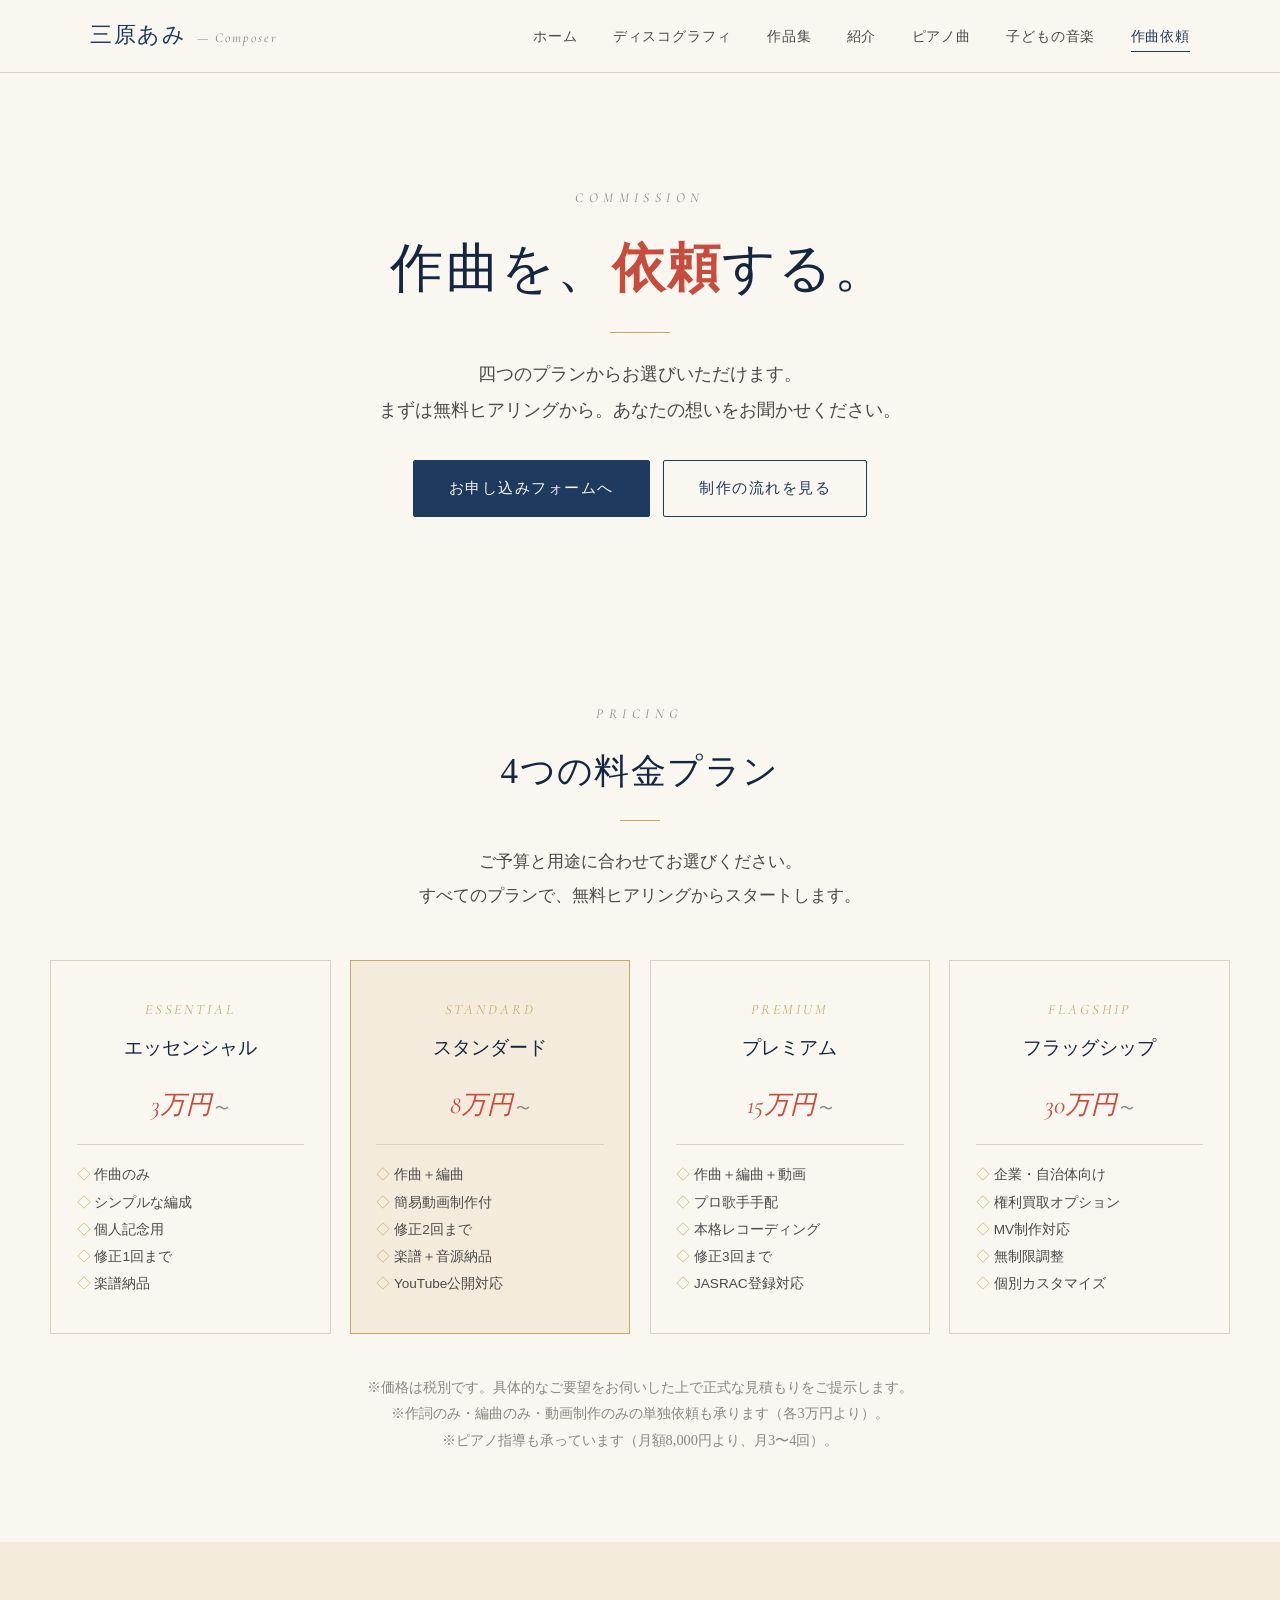
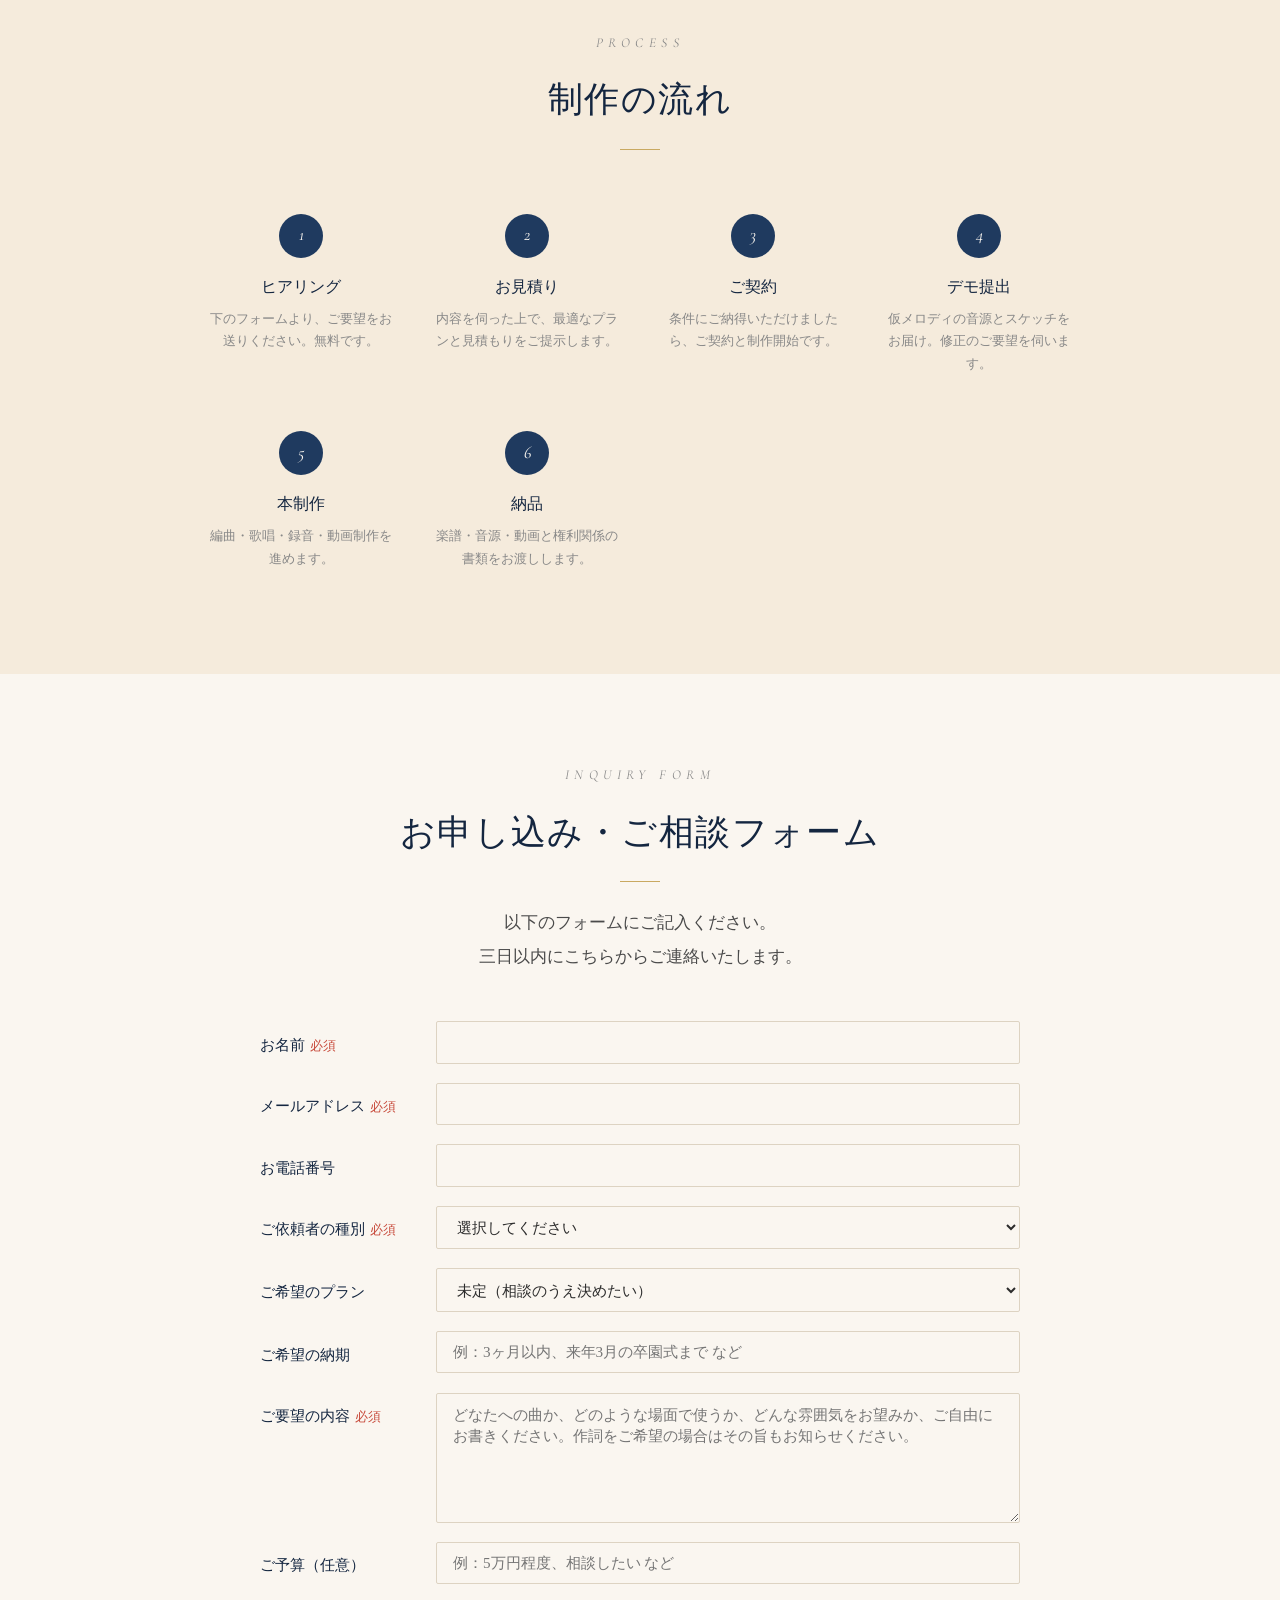
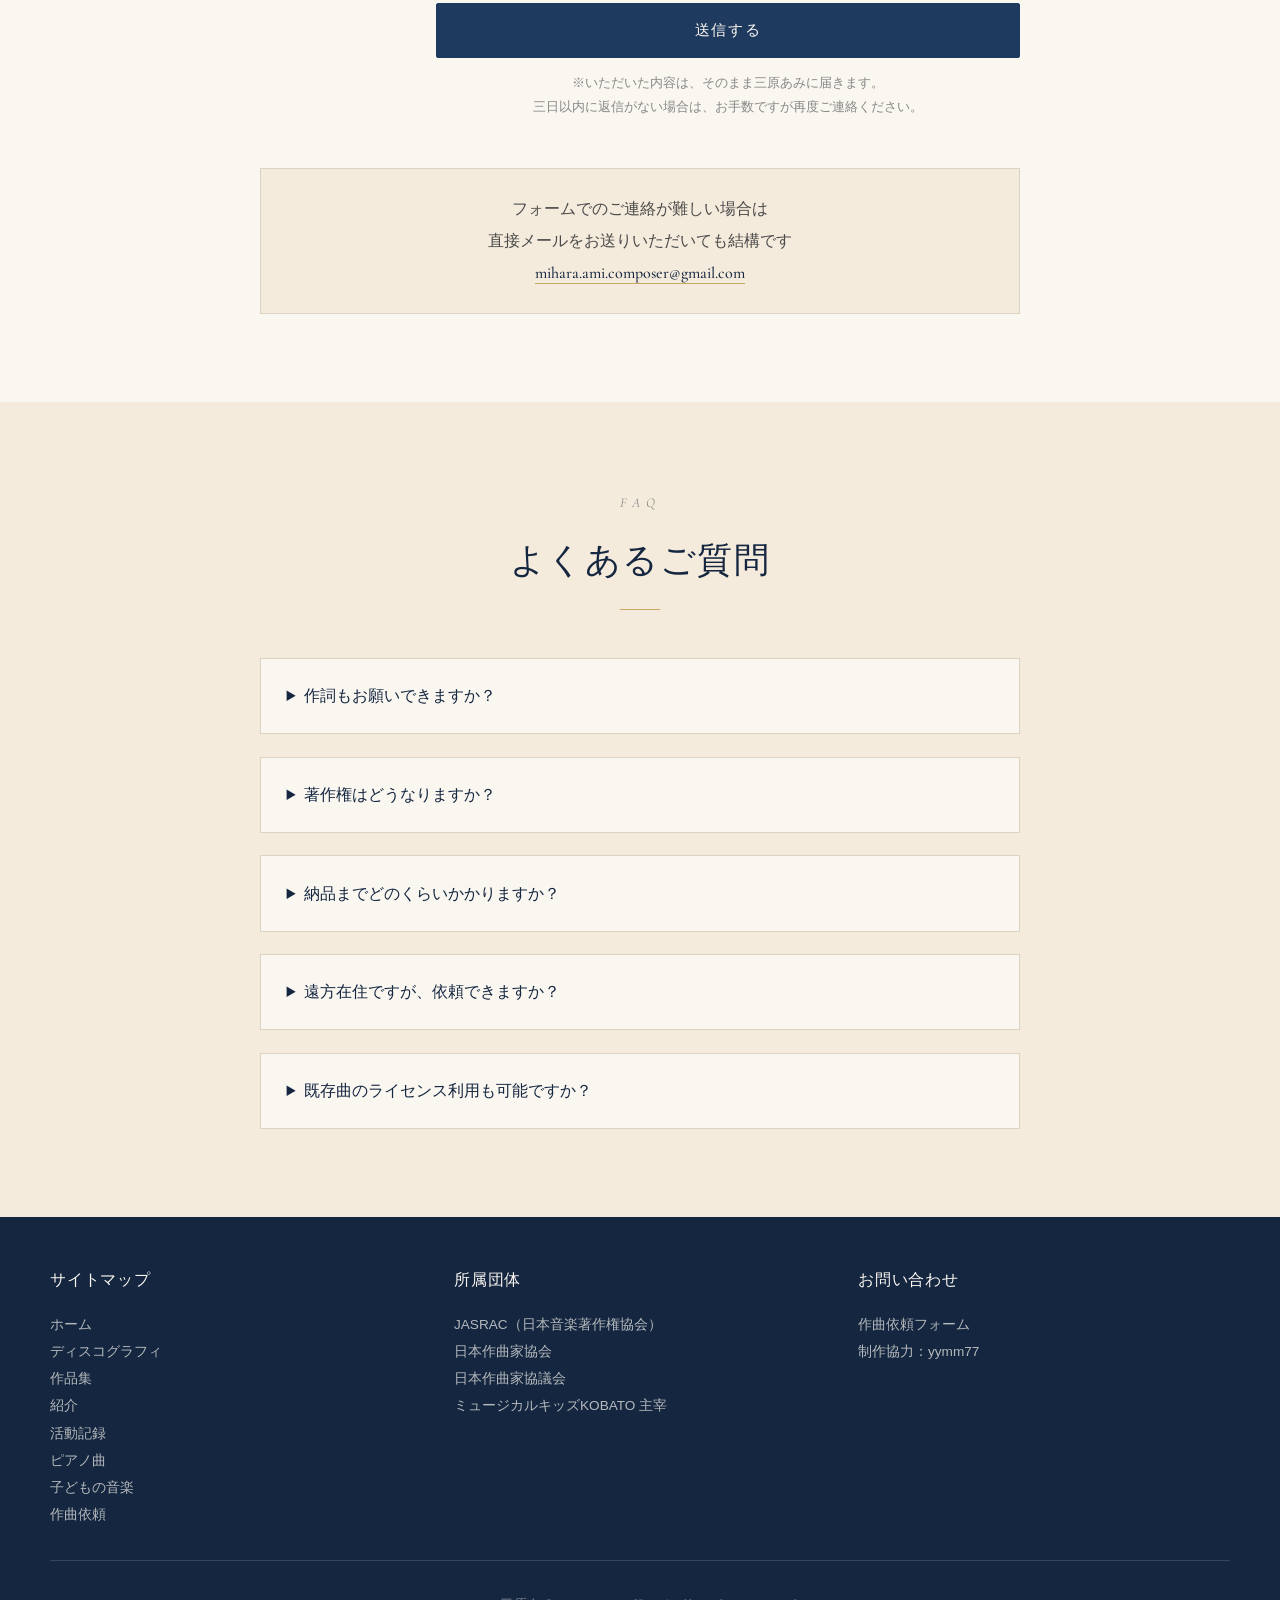
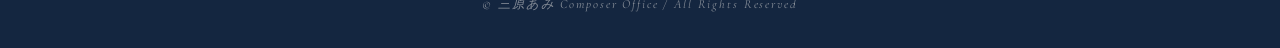
<file: order.html>
<!DOCTYPE html>
<html lang="ja">
<head>
<meta charset="UTF-8">
<meta name="viewport" content="width=device-width,initial-scale=1.0">
<title>作曲依頼 ─ 三原あみ 作曲家公式サイト</title>
<meta name="description" content="作曲家・三原あみへの作曲・編曲・動画制作のご依頼。料金プラン4グレード(エッセンシャル3万円〜フラッグシップ30万円〜)、お申し込みフォーム。">
<link rel="preconnect" href="https://fonts.googleapis.com">
<link rel="preconnect" href="https://fonts.gstatic.com" crossorigin>
<link href="https://fonts.googleapis.com/css2?family=Cormorant+Garamond:ital,wght@0,400;0,500;0,600;1,400;1,500&display=swap" rel="stylesheet">
<link rel="stylesheet" href="style.css">
</head>
<body>

<nav class="global-nav">
  <div class="nav-inner">
    <a href="index.html" class="nav-brand">
      <span class="nav-brand-name">三原あみ</span>
      <span class="nav-brand-sub">— Composer</span>
    </a>
    <button class="nav-toggle" aria-label="メニュー" onclick="document.querySelector('.nav-links').classList.toggle('open')">
      <svg width="22" height="22" viewBox="0 0 22 22"><line x1="3" y1="6" x2="19" y2="6" stroke="currentColor" stroke-width="1.5"/><line x1="3" y1="11" x2="19" y2="11" stroke="currentColor" stroke-width="1.5"/><line x1="3" y1="16" x2="19" y2="16" stroke="currentColor" stroke-width="1.5"/></svg>
    </button>
    <ul class="nav-links">
      <li><a href="index.html">ホーム</a></li>
      <li><a href="discography.html">ディスコグラフィ</a></li>
      <li><a href="works.html">作品集</a></li>
      <li><a href="profile.html">紹介</a></li>
      <li><a href="piano.html">ピアノ曲</a></li>
      <li><a href="kids.html">子どもの音楽</a></li>
      <li><a href="order.html" class="active">作曲依頼</a></li>
    </ul>
  </div>
</nav>

<section class="hero">
  <div class="hero-eyebrow">Commission</div>
  <h1 class="hero-title">作曲を、<em>依頼</em>する。</h1>
  <div class="hero-divider"></div>
  <p class="hero-subtitle">
    四つのプランからお選びいただけます。<br>
    まずは無料ヒアリングから。あなたの想いをお聞かせください。
  </p>
  <div class="btn-row">
    <a href="#contact" class="btn btn-primary">お申し込みフォームへ</a>
    <a href="#process" class="btn btn-secondary">制作の流れを見る</a>
  </div>
</section>

<!-- 料金プラン -->
<section class="section">
  <div class="section-inner">
    <div class="section-header">
      <div class="section-eyebrow">Pricing</div>
      <h2 class="section-title">4つの料金プラン</h2>
      <div class="section-divider"></div>
      <p class="lead text-center" style="margin-top:1.5rem;">
        ご予算と用途に合わせてお選びください。<br>
        すべてのプランで、無料ヒアリングからスタートします。
      </p>
    </div>

    <div class="price-grid">
      <article class="price-card">
        <div class="price-grade-en">Essential</div>
        <div class="price-grade-jp">エッセンシャル</div>
        <div class="price-amount">3万円<span> 〜</span></div>
        <ul class="price-features">
          <li>作曲のみ</li>
          <li>シンプルな編成</li>
          <li>個人記念用</li>
          <li>修正1回まで</li>
          <li>楽譜納品</li>
        </ul>
      </article>

      <article class="price-card featured">
        <div class="price-grade-en">Standard</div>
        <div class="price-grade-jp">スタンダード</div>
        <div class="price-amount">8万円<span> 〜</span></div>
        <ul class="price-features">
          <li>作曲＋編曲</li>
          <li>簡易動画制作付</li>
          <li>修正2回まで</li>
          <li>楽譜＋音源納品</li>
          <li>YouTube公開対応</li>
        </ul>
      </article>

      <article class="price-card">
        <div class="price-grade-en">Premium</div>
        <div class="price-grade-jp">プレミアム</div>
        <div class="price-amount">15万円<span> 〜</span></div>
        <ul class="price-features">
          <li>作曲＋編曲＋動画</li>
          <li>プロ歌手手配</li>
          <li>本格レコーディング</li>
          <li>修正3回まで</li>
          <li>JASRAC登録対応</li>
        </ul>
      </article>

      <article class="price-card">
        <div class="price-grade-en">Flagship</div>
        <div class="price-grade-jp">フラッグシップ</div>
        <div class="price-amount">30万円<span> 〜</span></div>
        <ul class="price-features">
          <li>企業・自治体向け</li>
          <li>権利買取オプション</li>
          <li>MV制作対応</li>
          <li>無制限調整</li>
          <li>個別カスタマイズ</li>
        </ul>
      </article>
    </div>

    <p style="text-align:center;margin-top:2.5rem;font-family:var(--serif-jp);color:var(--ink-mute);font-size:0.9rem;">
      ※価格は税別です。具体的なご要望をお伺いした上で正式な見積もりをご提示します。<br>
      ※作詞のみ・編曲のみ・動画制作のみの単独依頼も承ります（各3万円より）。<br>
      ※ピアノ指導も承っています（月額8,000円より、月3〜4回）。
    </p>
  </div>
</section>

<!-- 制作の流れ -->
<section id="process" class="section section-cream">
  <div class="section-inner" style="max-width:880px;">
    <div class="section-header">
      <div class="section-eyebrow">Process</div>
      <h2 class="section-title">制作の流れ</h2>
      <div class="section-divider"></div>
    </div>
    <div class="process-grid" style="grid-template-columns:repeat(auto-fit,minmax(160px,1fr));">
      <div class="process-step">
        <div class="process-num">1</div>
        <div class="process-title">ヒアリング</div>
        <div class="process-desc">下のフォームより、ご要望をお送りください。無料です。</div>
      </div>
      <div class="process-step">
        <div class="process-num">2</div>
        <div class="process-title">お見積り</div>
        <div class="process-desc">内容を伺った上で、最適なプランと見積もりをご提示します。</div>
      </div>
      <div class="process-step">
        <div class="process-num">3</div>
        <div class="process-title">ご契約</div>
        <div class="process-desc">条件にご納得いただけましたら、ご契約と制作開始です。</div>
      </div>
      <div class="process-step">
        <div class="process-num">4</div>
        <div class="process-title">デモ提出</div>
        <div class="process-desc">仮メロディの音源とスケッチをお届け。修正のご要望を伺います。</div>
      </div>
      <div class="process-step">
        <div class="process-num">5</div>
        <div class="process-title">本制作</div>
        <div class="process-desc">編曲・歌唱・録音・動画制作を進めます。</div>
      </div>
      <div class="process-step">
        <div class="process-num">6</div>
        <div class="process-title">納品</div>
        <div class="process-desc">楽譜・音源・動画と権利関係の書類をお渡しします。</div>
      </div>
    </div>
  </div>
</section>

<!-- 申込フォーム -->
<section id="contact" class="section">
  <div class="section-inner" style="max-width:760px;">
    <div class="section-header">
      <div class="section-eyebrow">Inquiry Form</div>
      <h2 class="section-title">お申し込み・ご相談フォーム</h2>
      <div class="section-divider"></div>
      <p class="lead text-center" style="margin-top:1.5rem;">
        以下のフォームにご記入ください。<br>
        三日以内にこちらからご連絡いたします。
      </p>
    </div>

    <form class="contact-form" id="orderForm"
          action="https://formspree.io/f/xoeanlwl" method="POST"
          onsubmit="handleSubmit(event)">

      <!-- 迷惑投稿よけ（人には見えない項目。入力があれば送信しない） -->
      <input type="text" name="_gotcha" tabindex="-1" autocomplete="off"
             style="position:absolute;left:-9999px;width:1px;height:1px;opacity:0;" aria-hidden="true">

      <div class="form-row">
        <label class="form-label">お名前<span class="required">必須</span></label>
        <input type="text" class="form-input" name="name" required>
      </div>

      <div class="form-row">
        <label class="form-label">メールアドレス<span class="required">必須</span></label>
        <input type="email" class="form-input" name="email" required>
      </div>

      <div class="form-row">
        <label class="form-label">お電話番号</label>
        <input type="tel" class="form-input" name="phone">
      </div>

      <div class="form-row">
        <label class="form-label">ご依頼者の種別<span class="required">必須</span></label>
        <select class="form-select" name="client_type" required>
          <option value="">選択してください</option>
          <option>個人（記念日・贈答・自分史）</option>
          <option>歌手・カラオケ愛好家（持ち歌制作）</option>
          <option>企業・店舗（社歌・CMソング）</option>
          <option>自治体・団体（ご当地ソング・イベント曲）</option>
          <option>教育機関（園歌・卒園ソング・発表会曲）</option>
          <option>音楽指導者（教室・合唱団の課題曲）</option>
          <option>その他</option>
        </select>
      </div>

      <div class="form-row">
        <label class="form-label">ご希望のプラン</label>
        <select class="form-select" name="plan">
          <option value="">未定（相談のうえ決めたい）</option>
          <option>エッセンシャル（3万円〜）</option>
          <option>スタンダード（8万円〜）</option>
          <option>プレミアム（15万円〜）</option>
          <option>フラッグシップ（30万円〜）</option>
          <option>ライセンス利用（既存曲）</option>
          <option>編曲のみ・動画制作のみ</option>
        </select>
      </div>

      <div class="form-row">
        <label class="form-label">ご希望の納期</label>
        <input type="text" class="form-input" name="deadline" placeholder="例：3ヶ月以内、来年3月の卒園式まで など">
      </div>

      <div class="form-row">
        <label class="form-label">ご要望の内容<span class="required">必須</span></label>
        <textarea class="form-textarea" name="message" required placeholder="どなたへの曲か、どのような場面で使うか、どんな雰囲気をお望みか、ご自由にお書きください。作詞をご希望の場合はその旨もお知らせください。"></textarea>
      </div>

      <div class="form-row">
        <label class="form-label">ご予算（任意）</label>
        <input type="text" class="form-input" name="budget" placeholder="例：5万円程度、相談したい など">
      </div>

      <div class="form-row">
        <div></div>
        <div>
          <button type="submit" class="btn btn-primary" id="submitBtn"
                  style="width:100%;padding:1rem;">送信する</button>
          <p style="font-size:0.8rem;color:var(--ink-mute);margin-top:0.8rem;text-align:center;line-height:1.9;">
            ※いただいた内容は、そのまま三原あみに届きます。<br>
            三日以内に返信がない場合は、お手数ですが再度ご連絡ください。
          </p>
        </div>
      </div>
    </form>

    <!-- 送信結果の表示。フォームを隠しても残るよう、form の外に置く -->
    <p id="formStatus" class="form-status" role="status" aria-live="polite"></p>

    <div style="margin-top:3rem;padding:1.5rem;background:var(--cream-warm);border:0.5px solid var(--line);text-align:center;">
      <p style="font-family:var(--serif-jp);color:var(--ink-soft);line-height:2;">
        フォームでのご連絡が難しい場合は<br>
        直接メールをお送りいただいても結構です<br>
        <span id="mailLink" style="font-family:var(--serif-en);font-size:1rem;color:var(--indigo-deep);font-weight:500;"></span>
      </p>
    </div>

  </div>
</section>

<!-- よくある質問 -->
<section class="section section-cream">
  <div class="section-inner" style="max-width:760px;">
    <div class="section-header">
      <div class="section-eyebrow">FAQ</div>
      <h2 class="section-title">よくあるご質問</h2>
      <div class="section-divider"></div>
    </div>
    <div style="display:grid;gap:1.4rem;margin-top:2rem;">
      <details style="background:var(--cream);padding:1.4rem 1.6rem;border:0.5px solid var(--line);">
        <summary style="font-family:var(--serif-jp);font-weight:500;color:var(--indigo-deep);cursor:pointer;">作詞もお願いできますか？</summary>
        <p style="margin-top:1rem;font-family:var(--serif-jp);color:var(--ink-soft);line-height:2;">
          可能です。提携している作詞家の方々がいらっしゃいますので、テーマや思いをお聞かせいただければ、お引き合わせいたします。別途作詞料がかかります。
        </p>
      </details>
      <details style="background:var(--cream);padding:1.4rem 1.6rem;border:0.5px solid var(--line);">
        <summary style="font-family:var(--serif-jp);font-weight:500;color:var(--indigo-deep);cursor:pointer;">著作権はどうなりますか？</summary>
        <p style="margin-top:1rem;font-family:var(--serif-jp);color:var(--ink-soft);line-height:2;">
          通常プランでは作曲家に著作権が残り、依頼者には使用権をお渡しします。フラッグシップでは著作権の買取オプションをご用意しています。JASRAC登録もご相談に応じます。
        </p>
      </details>
      <details style="background:var(--cream);padding:1.4rem 1.6rem;border:0.5px solid var(--line);">
        <summary style="font-family:var(--serif-jp);font-weight:500;color:var(--indigo-deep);cursor:pointer;">納品までどのくらいかかりますか？</summary>
        <p style="margin-top:1rem;font-family:var(--serif-jp);color:var(--ink-soft);line-height:2;">
          ご依頼内容にもよりますが、エッセンシャルで約1ヶ月、プレミアム以上で2〜3ヶ月が目安です。お急ぎの場合はご相談ください。
        </p>
      </details>
      <details style="background:var(--cream);padding:1.4rem 1.6rem;border:0.5px solid var(--line);">
        <summary style="font-family:var(--serif-jp);font-weight:500;color:var(--indigo-deep);cursor:pointer;">遠方在住ですが、依頼できますか？</summary>
        <p style="margin-top:1rem;font-family:var(--serif-jp);color:var(--ink-soft);line-height:2;">
          全国どこからでもご依頼いただけます。やり取りはメール・お電話・オンライン会議で行います。海外からのご依頼も承っております。
        </p>
      </details>
      <details style="background:var(--cream);padding:1.4rem 1.6rem;border:0.5px solid var(--line);">
        <summary style="font-family:var(--serif-jp);font-weight:500;color:var(--indigo-deep);cursor:pointer;">既存曲のライセンス利用も可能ですか？</summary>
        <p style="margin-top:1rem;font-family:var(--serif-jp);color:var(--ink-soft);line-height:2;">
          はい、作品集に掲載の楽曲のライセンス利用が可能です。個人利用3,000円〜、商用利用30,000円〜。詳しくはお問い合わせください。
        </p>
      </details>
    </div>
  </div>
</section>

<footer class="global-footer">
  <div class="footer-inner">
    <div class="footer-grid">
      <div class="footer-col">
        <h4>サイトマップ</h4>
        <ul>
          <li><a href="index.html">ホーム</a></li>
          <li><a href="discography.html">ディスコグラフィ</a></li>
          <li><a href="works.html">作品集</a></li>
          <li><a href="profile.html">紹介</a></li>
          <li><a href="activities.html">活動記録</a></li>
          <li><a href="piano.html">ピアノ曲</a></li>
          <li><a href="kids.html">子どもの音楽</a></li>
          <li><a href="order.html">作曲依頼</a></li>
        </ul>
      </div>
      <div class="footer-col">
        <h4>所属団体</h4>
        <ul>
          <li>JASRAC（日本音楽著作権協会）</li>
          <li>日本作曲家協会</li>
          <li>日本作曲家協議会</li>
          <li>ミュージカルキッズKOBATO 主宰</li>
        </ul>
      </div>
      <div class="footer-col">
        <h4>お問い合わせ</h4>
        <ul>
          <li><a href="order.html">作曲依頼フォーム</a></li>
          <li>制作協力：yymm77</li>
        </ul>
      </div>
    </div>
    <div class="footer-bottom">
      © 三原あみ Composer Office  /  All Rights Reserved
    </div>
  </div>
</footer>

<script>
// Formspree へ非同期送信する。ページ遷移せず、その場に結果を表示する
async function handleSubmit(e) {
  e.preventDefault();
  const form = e.target;
  const btn = document.getElementById('submitBtn');
  const status = document.getElementById('formStatus');

  // 二重送信の防止
  if (btn.disabled) return;
  btn.disabled = true;
  const label = btn.textContent;
  btn.textContent = '送信中…';
  status.className = 'form-status';
  status.textContent = '';

  try {
    const res = await fetch(form.action, {
      method: 'POST',
      body: new FormData(form),
      headers: { 'Accept': 'application/json' }
    });

    if (res.ok) {
      form.style.display = 'none';
      status.className = 'form-status is-ok is-standalone';
      status.innerHTML =
        '<strong>お問い合わせを承りました。</strong>' +
        '三日以内にこちらからご連絡いたします。<br>' +
        'しばらく経っても返信が届かない場合は、迷惑メールフォルダをご確認のうえ、' +
        'お手数ですが再度ご連絡ください。';
      status.scrollIntoView({ behavior: 'smooth', block: 'center' });
      return;
    }

    // Formspree からのエラー内容を拾う
    let msg = '';
    try {
      const d = await res.json();
      if (d && Array.isArray(d.errors)) msg = d.errors.map(x => x.message).join(' / ');
    } catch (_) {}
    throw new Error(msg || '送信に失敗しました');

  } catch (err) {
    console.error('フォーム送信エラー:', err);
    status.className = 'form-status is-ng';
    status.innerHTML =
      '送信できませんでした。通信状況をご確認のうえ、もう一度お試しください。<br>' +
      '繰り返し失敗する場合は、下記のメールアドレスまで直接ご連絡ください。';
    btn.disabled = false;
    btn.textContent = label;
  }
}
// メールアドレスは分割して組み立てる（収集ロボット対策）
(function showMail() {
  const el = document.getElementById('mailLink');
  if (!el) return;
  const user = ['mihara', 'ami', 'composer'].join('.');
  const addr = user + String.fromCharCode(64) + 'gmail.com';
  const a = document.createElement('a');
  a.href = 'mail' + 'to:' + addr;
  a.textContent = addr;
  a.style.color = 'inherit';
  a.style.textDecoration = 'none';
  a.style.borderBottom = '0.5px solid var(--gold)';
  el.appendChild(a);
})();
</script>

</body>
</html>
</file>
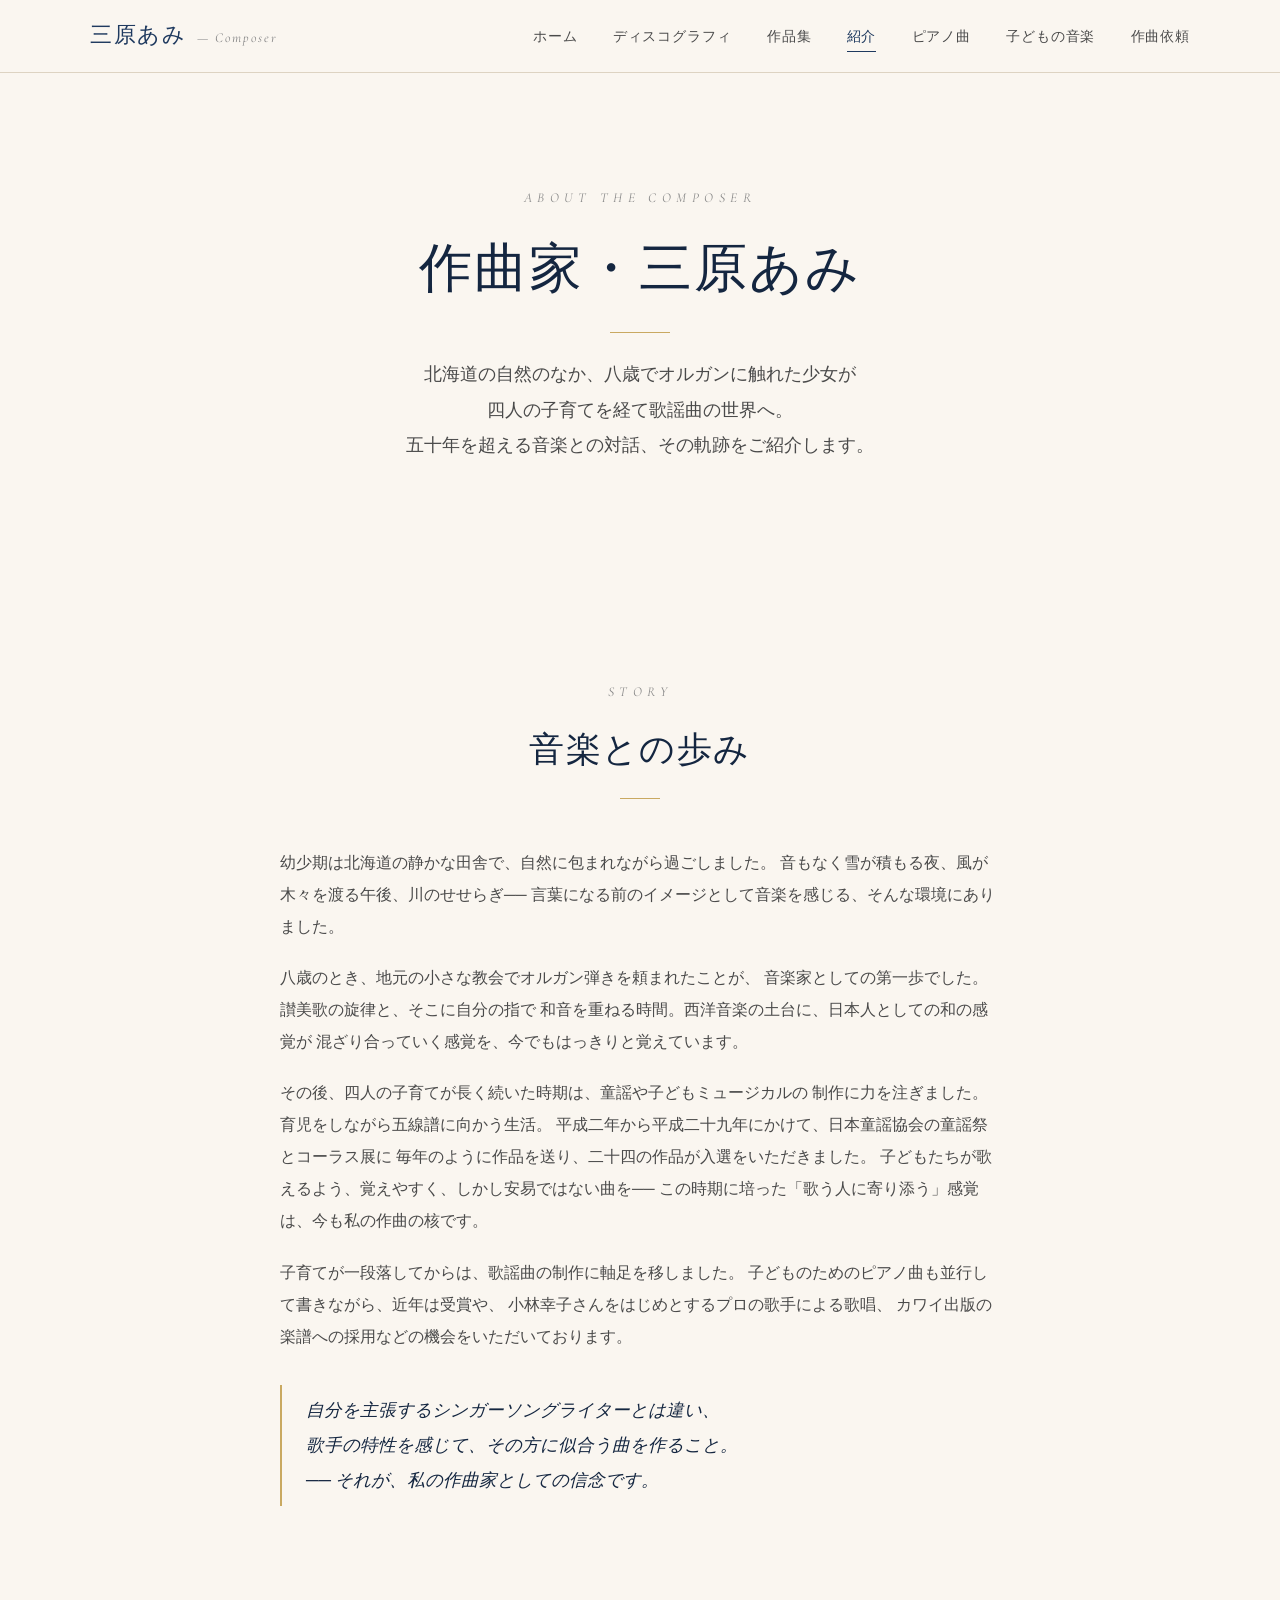
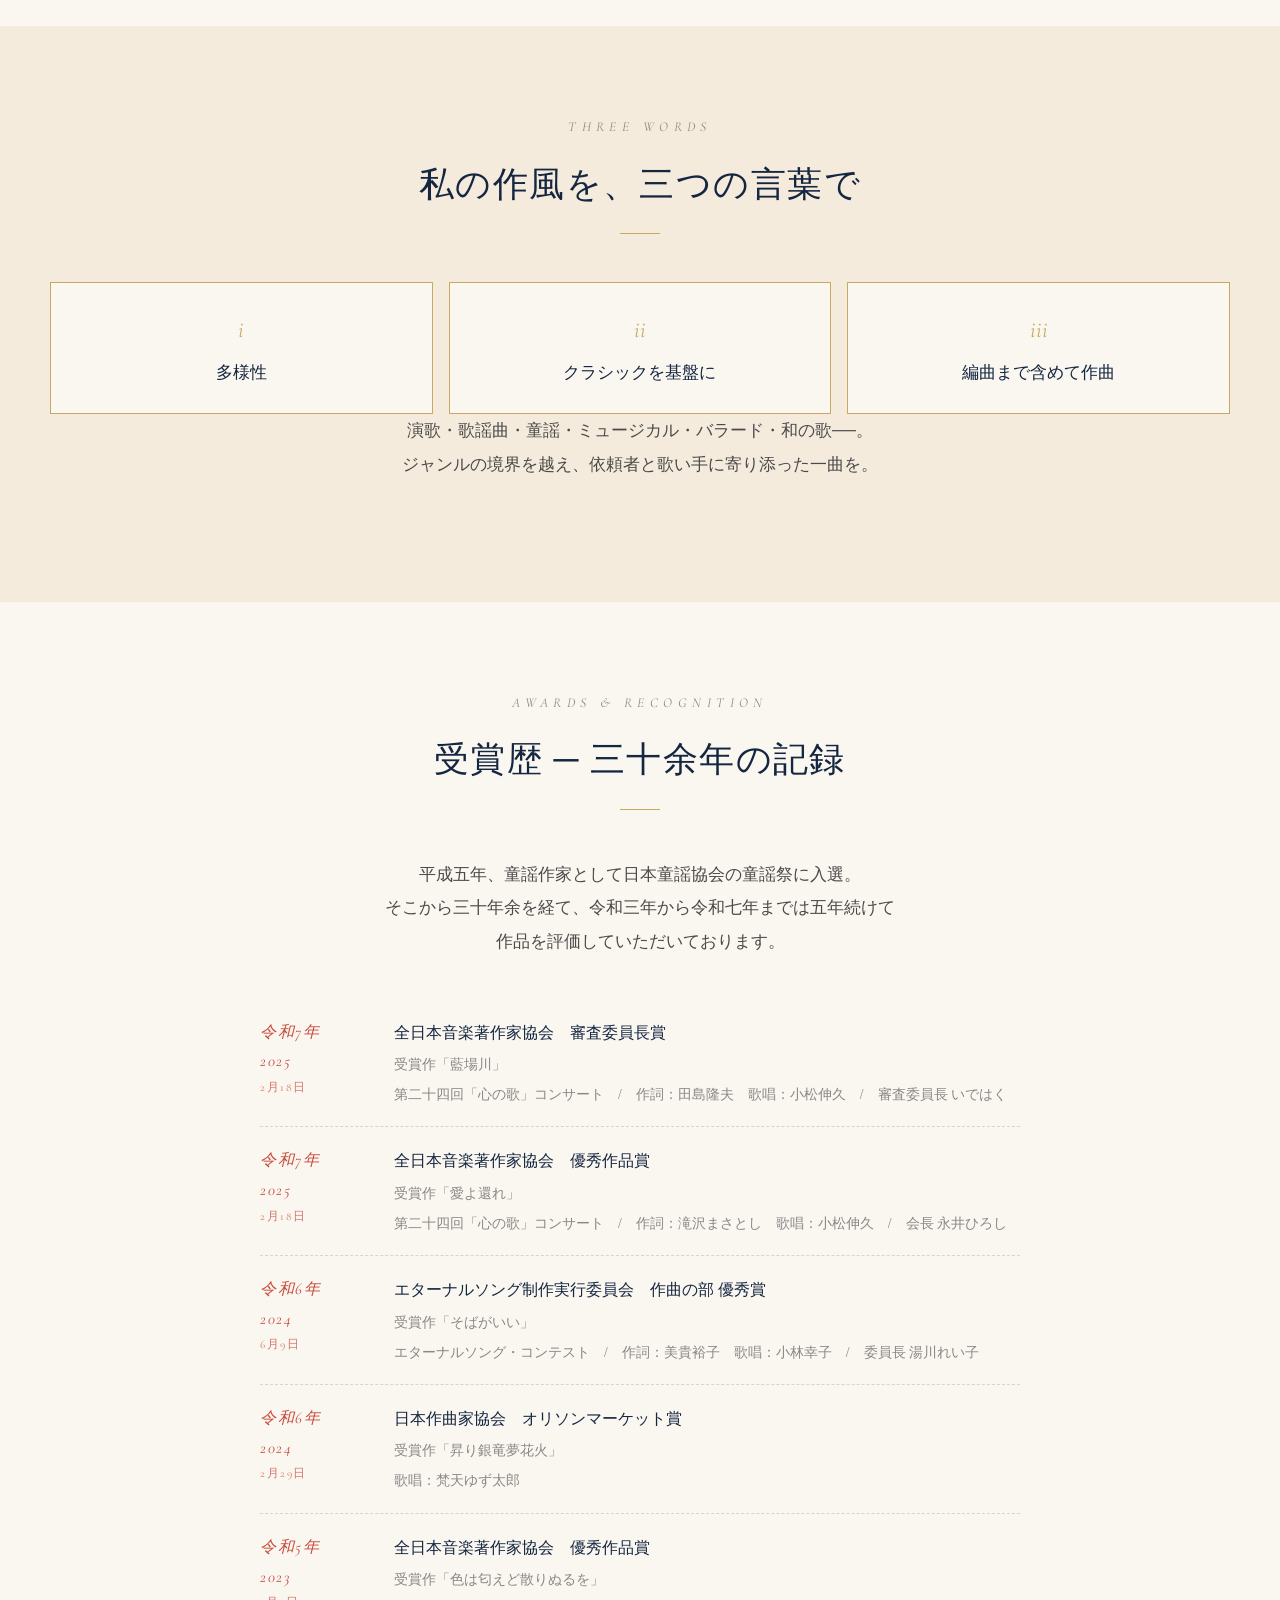
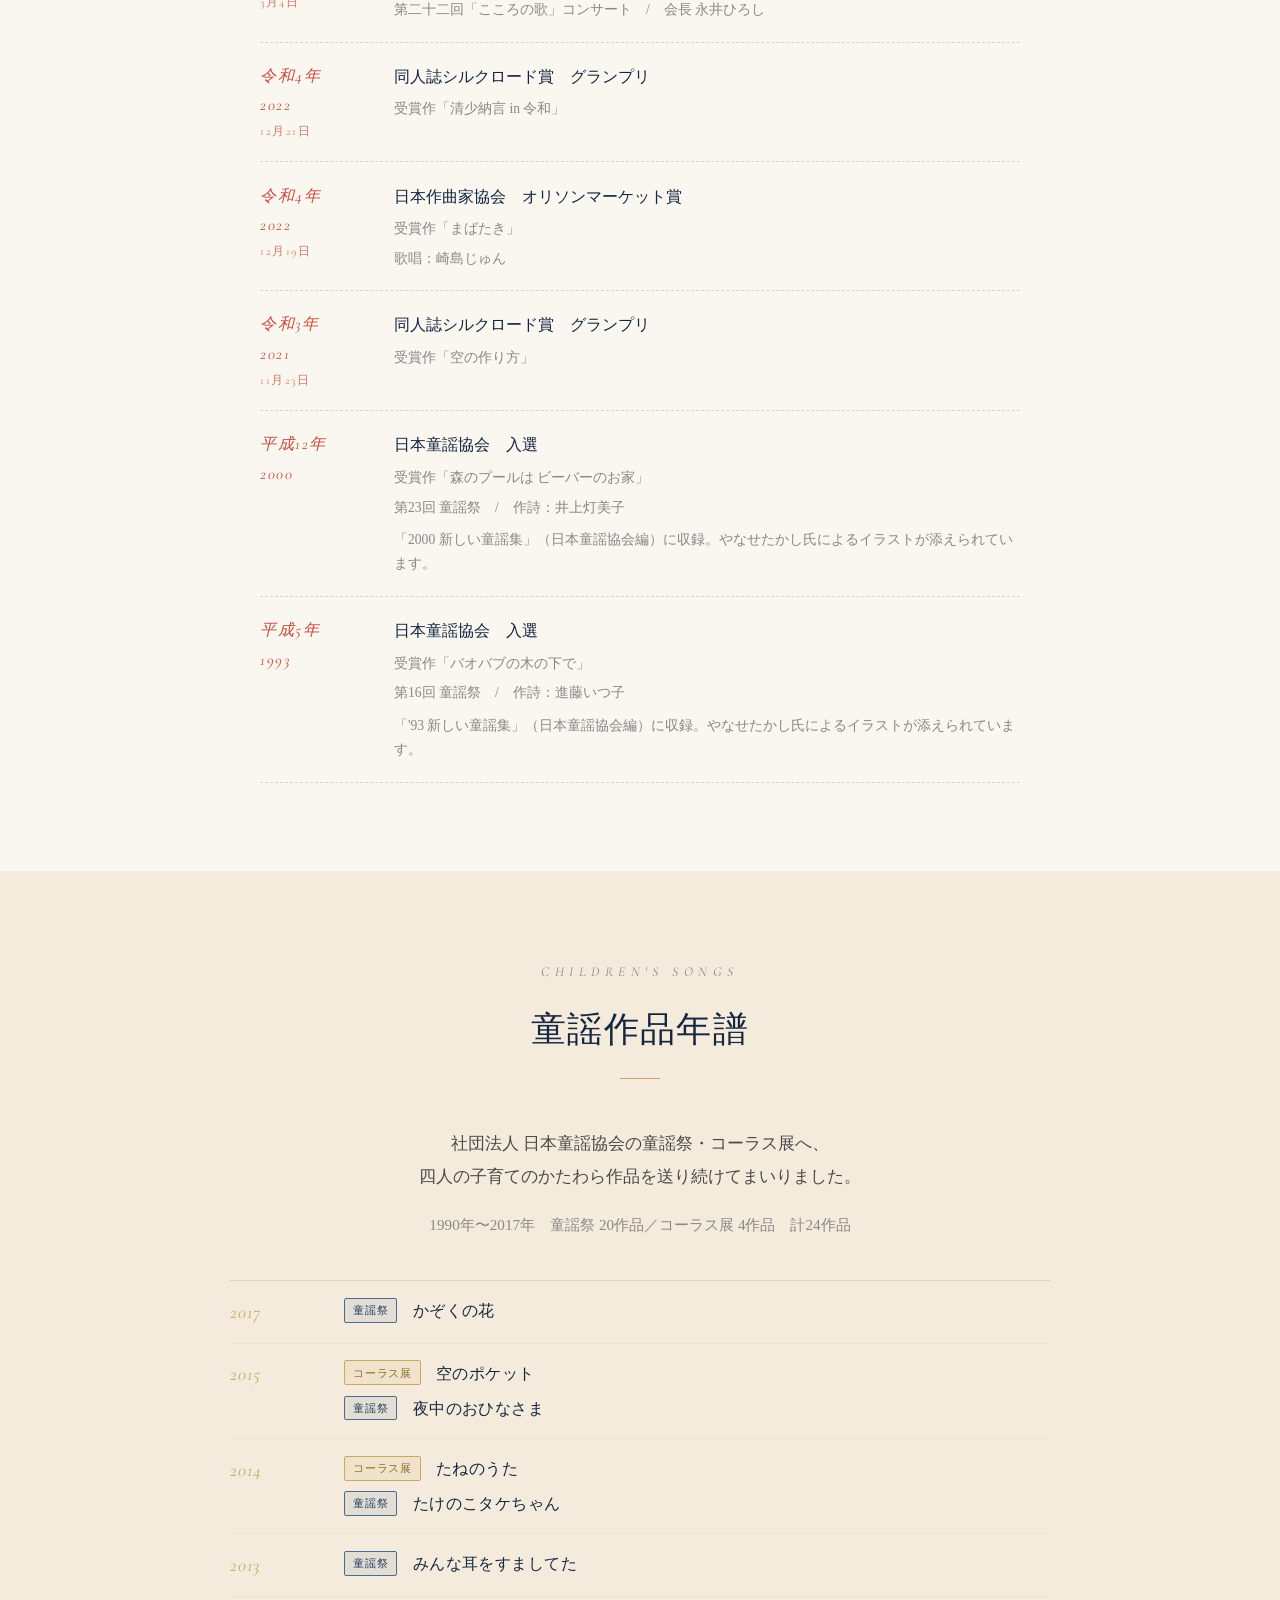
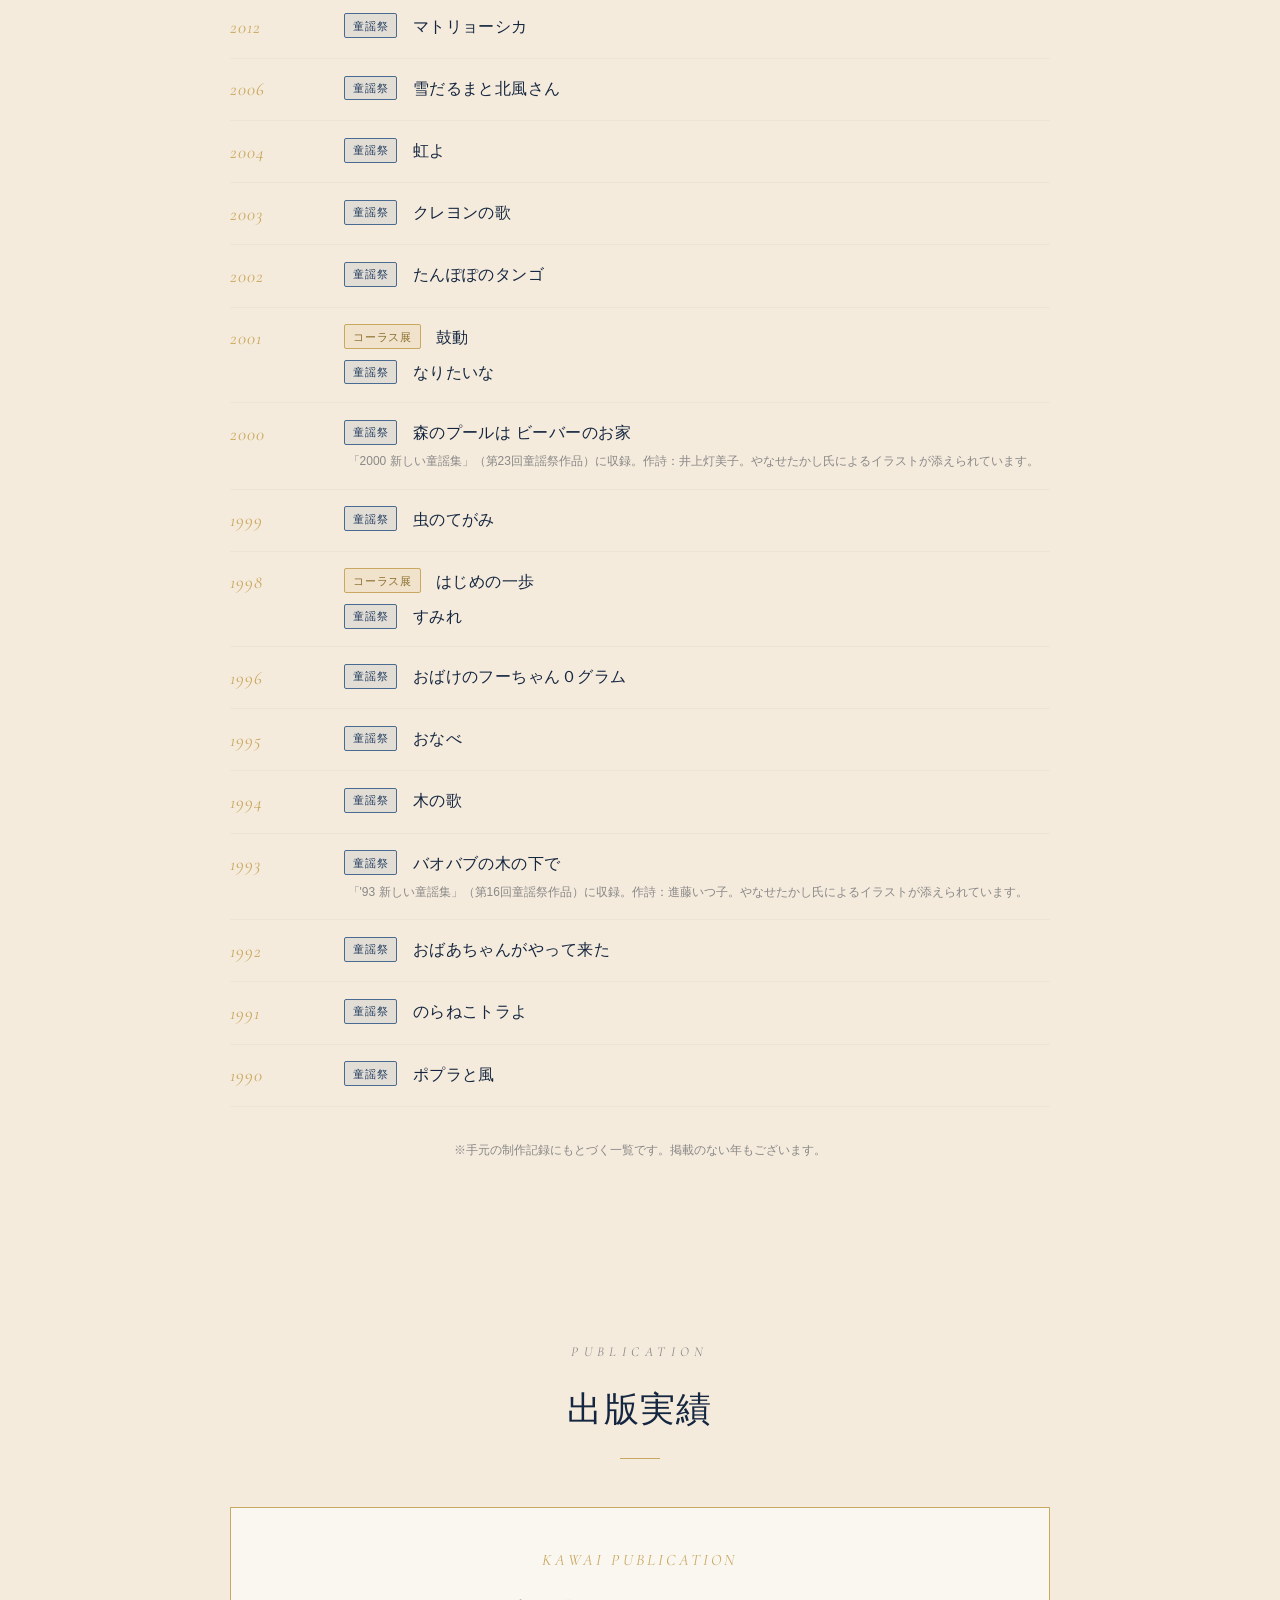
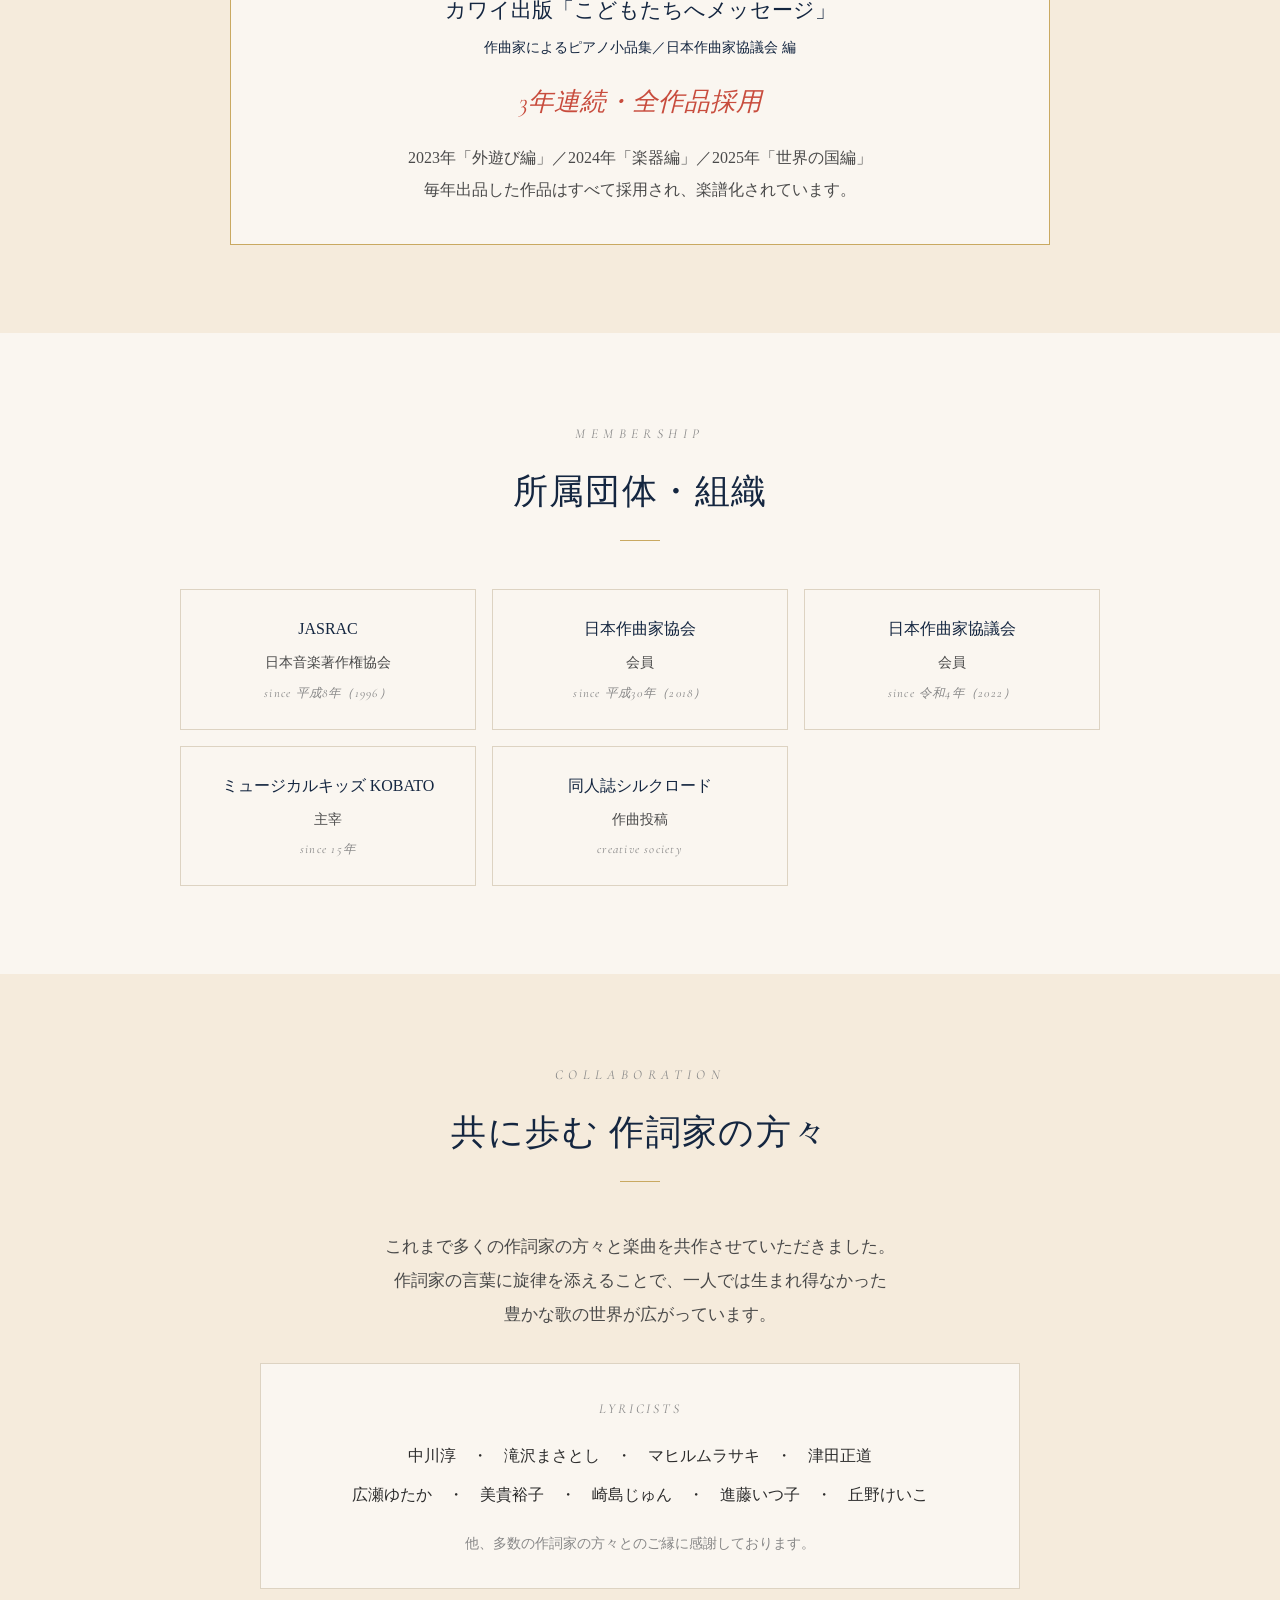
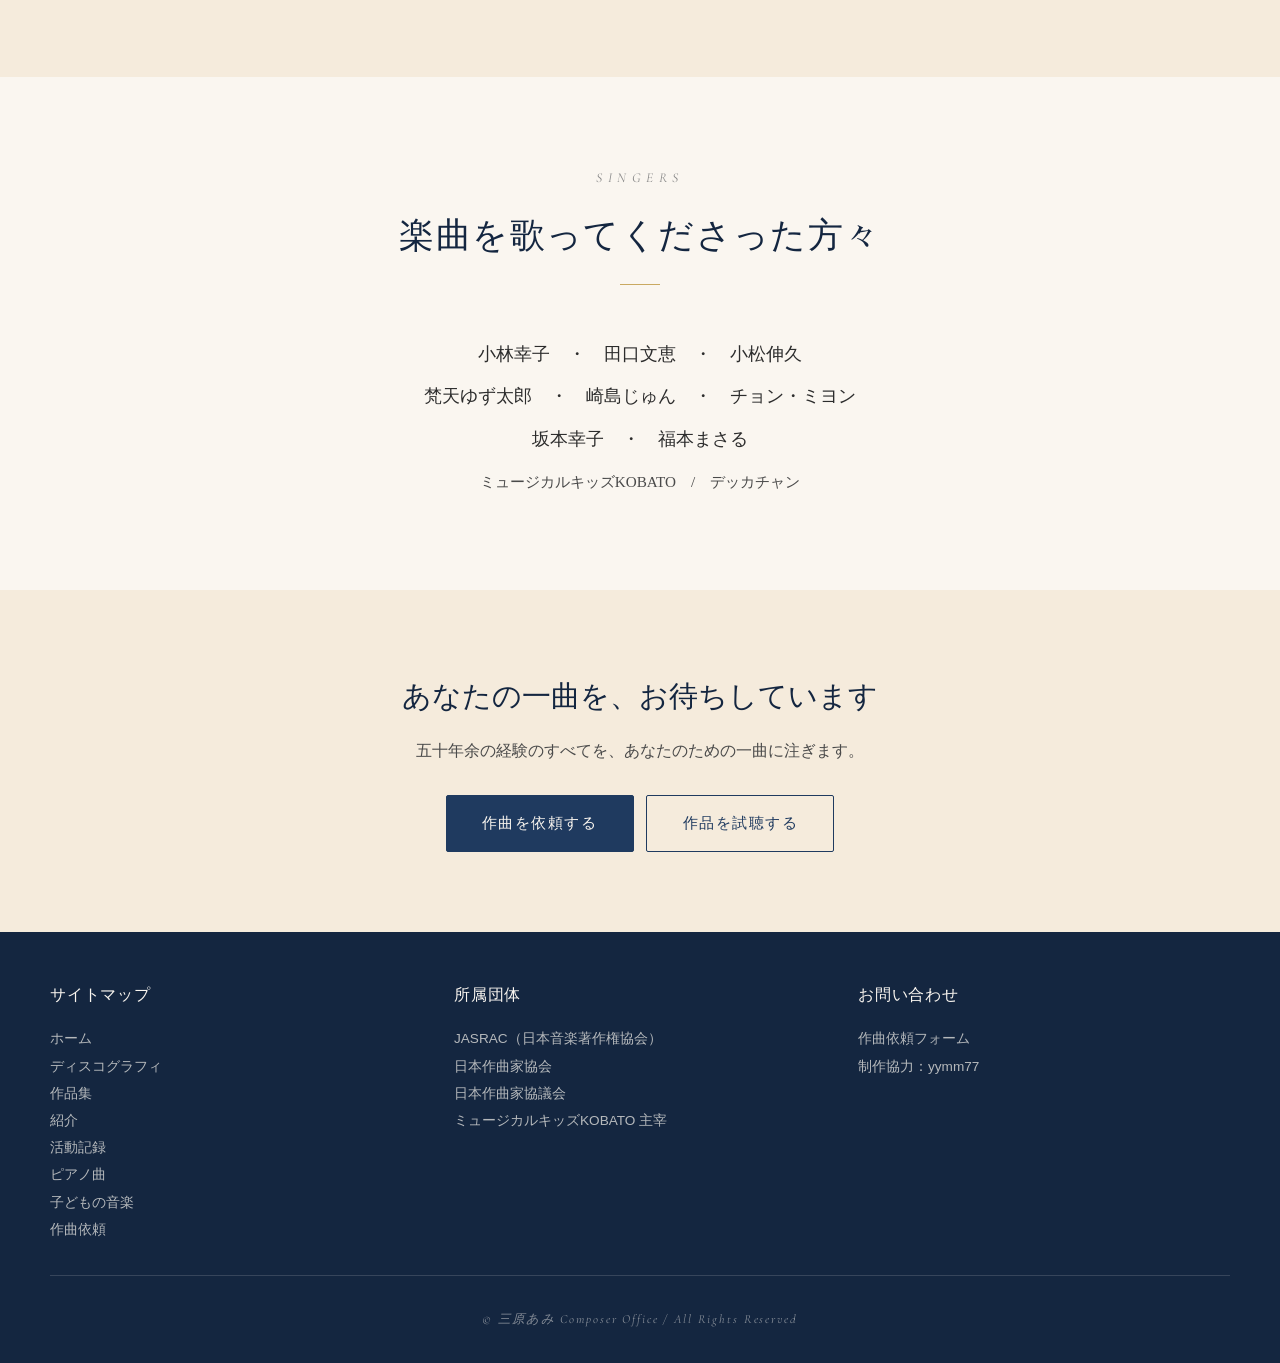
<file: profile.html>
<!DOCTYPE html>
<html lang="ja">
<head>
<meta charset="UTF-8">
<meta name="viewport" content="width=device-width,initial-scale=1.0">
<title>三原あみ 紹介 ─ 作曲家としての歩み</title>
<meta name="description" content="作曲家・三原あみの軌跡。北海道の自然から始まり、教会のオルガン、子育て期の童謡、歌謡曲まで。受賞5年連続、JASRAC会員、日本作曲家協会会員。">
<link rel="preconnect" href="https://fonts.googleapis.com">
<link rel="preconnect" href="https://fonts.gstatic.com" crossorigin>
<link href="https://fonts.googleapis.com/css2?family=Cormorant+Garamond:ital,wght@0,400;0,500;0,600;1,400;1,500&display=swap" rel="stylesheet">
<link rel="stylesheet" href="style.css">
</head>
<body>

<nav class="global-nav">
  <div class="nav-inner">
    <a href="index.html" class="nav-brand">
      <span class="nav-brand-name">三原あみ</span>
      <span class="nav-brand-sub">— Composer</span>
    </a>
    <button class="nav-toggle" aria-label="メニュー" onclick="document.querySelector('.nav-links').classList.toggle('open')">
      <svg width="22" height="22" viewBox="0 0 22 22"><line x1="3" y1="6" x2="19" y2="6" stroke="currentColor" stroke-width="1.5"/><line x1="3" y1="11" x2="19" y2="11" stroke="currentColor" stroke-width="1.5"/><line x1="3" y1="16" x2="19" y2="16" stroke="currentColor" stroke-width="1.5"/></svg>
    </button>
    <ul class="nav-links">
      <li><a href="index.html">ホーム</a></li>
      <li><a href="discography.html">ディスコグラフィ</a></li>
      <li><a href="works.html">作品集</a></li>
      <li><a href="profile.html" class="active">紹介</a></li>
      <li><a href="piano.html">ピアノ曲</a></li>
      <li><a href="kids.html">子どもの音楽</a></li>
      <li><a href="order.html">作曲依頼</a></li>
    </ul>
  </div>
</nav>

<section class="hero">
  <div class="hero-eyebrow">About the Composer</div>
  <h1 class="hero-title">作曲家・三原あみ</h1>
  <div class="hero-divider"></div>
  <p class="hero-subtitle">
    北海道の自然のなか、八歳でオルガンに触れた少女が<br>
    四人の子育てを経て歌謡曲の世界へ。<br>
    五十年を超える音楽との対話、その軌跡をご紹介します。
  </p>
</section>

<!-- 軌跡 -->
<section class="section">
  <div class="section-inner" style="max-width:880px;">
    <div class="section-header">
      <div class="section-eyebrow">Story</div>
      <h2 class="section-title">音楽との歩み</h2>
      <div class="section-divider"></div>
    </div>

    <div class="profile-text" style="max-width:720px;margin:0 auto;">
      <p>
        幼少期は北海道の静かな田舎で、自然に包まれながら過ごしました。
        音もなく雪が積もる夜、風が木々を渡る午後、川のせせらぎ──
        言葉になる前のイメージとして音楽を感じる、そんな環境にありました。
      </p>
      <p>
        八歳のとき、地元の小さな教会でオルガン弾きを頼まれたことが、
        音楽家としての第一歩でした。讃美歌の旋律と、そこに自分の指で
        和音を重ねる時間。西洋音楽の土台に、日本人としての和の感覚が
        混ざり合っていく感覚を、今でもはっきりと覚えています。
      </p>
      <p>
        その後、四人の子育てが長く続いた時期は、童謡や子どもミュージカルの
        制作に力を注ぎました。育児をしながら五線譜に向かう生活。
        平成二年から平成二十九年にかけて、日本童謡協会の童謡祭とコーラス展に
        毎年のように作品を送り、二十四の作品が入選をいただきました。
        子どもたちが歌えるよう、覚えやすく、しかし安易ではない曲を──
        この時期に培った「歌う人に寄り添う」感覚は、今も私の作曲の核です。
      </p>
      <p>
        子育てが一段落してからは、歌謡曲の制作に軸足を移しました。
        子どものためのピアノ曲も並行して書きながら、近年は受賞や、
        小林幸子さんをはじめとするプロの歌手による歌唱、
        カワイ出版の楽譜への採用などの機会をいただいております。
      </p>

      <div class="profile-quote">
        自分を主張するシンガーソングライターとは違い、<br>
        歌手の特性を感じて、その方に似合う曲を作ること。<br>
        ── それが、私の作曲家としての信念です。
      </div>
    </div>
  </div>
</section>

<!-- 作風の3キーワード -->
<section class="section section-cream">
  <div class="section-inner">
    <div class="section-header">
      <div class="section-eyebrow">Three Words</div>
      <h2 class="section-title">私の作風を、三つの言葉で</h2>
      <div class="section-divider"></div>
    </div>
    <div class="keyword-row">
      <div class="keyword-card">
        <div class="keyword-num">i</div>
        <div class="keyword-text">多様性</div>
      </div>
      <div class="keyword-card">
        <div class="keyword-num">ii</div>
        <div class="keyword-text">クラシックを基盤に</div>
      </div>
      <div class="keyword-card">
        <div class="keyword-num">iii</div>
        <div class="keyword-text">編曲まで含めて作曲</div>
      </div>
    </div>
    <p class="lead text-center mt-4" style="max-width:680px;">
      演歌・歌謡曲・童謡・ミュージカル・バラード・和の歌──。<br>
      ジャンルの境界を越え、依頼者と歌い手に寄り添った一曲を。
    </p>
  </div>
</section>

<!-- 受賞歴・タイムライン -->
<section class="section">
  <div class="section-inner" style="max-width:760px;">
    <div class="section-header">
      <div class="section-eyebrow">Awards &amp; Recognition</div>
      <h2 class="section-title">受賞歴 ─ 三十余年の記録</h2>
      <div class="section-divider"></div>
    </div>
    <p class="lead text-center" style="margin-bottom:2.5rem;">
      平成五年、童謡作家として日本童謡協会の童謡祭に入選。<br>
      そこから三十年余を経て、令和三年から令和七年までは五年続けて<br>
      作品を評価していただいております。
    </p>
    <div class="timeline" id="awardTimeline"></div>
    <p class="empty-note" id="awardEmpty" style="display:none;">受賞歴を読み込めませんでした。</p>
  </div>
</section>

<!-- 童謡作品年譜 -->
<section class="section section-cream" id="doyouNenpu" style="display:none;">
  <div class="section-inner" style="max-width:820px;">
    <div class="section-header">
      <div class="section-eyebrow">Children's Songs</div>
      <h2 class="section-title">童謡作品年譜</h2>
      <div class="section-divider"></div>
    </div>
    <p class="lead text-center" style="margin-bottom:2.5rem;">
      社団法人 日本童謡協会の童謡祭・コーラス展へ、<br>
      四人の子育てのかたわら作品を送り続けてまいりました。<br>
      <span id="nenpuSummary" style="display:block;margin-top:1rem;font-size:0.95rem;color:var(--ink-mute);"></span>
    </p>
    <div class="nenpu" id="nenpuList"></div>
    <p style="font-family:var(--sans-jp);font-size:0.78rem;color:var(--ink-mute);text-align:center;margin-top:2rem;line-height:1.9;">
      ※手元の制作記録にもとづく一覧です。掲載のない年もございます。
    </p>
  </div>
</section>

<!-- 出版実績 -->
<section class="section section-cream">
  <div class="section-inner" style="max-width:820px;">
    <div class="section-header">
      <div class="section-eyebrow">Publication</div>
      <h2 class="section-title">出版実績</h2>
      <div class="section-divider"></div>
    </div>
    <div style="background:var(--cream);border:0.5px solid var(--gold);padding:2.4rem 2rem;text-align:center;">
      <div style="font-family:var(--serif-en);font-style:italic;color:var(--gold);font-size:1rem;letter-spacing:0.2em;margin-bottom:1rem;">KAWAI PUBLICATION</div>
      <h3 style="font-family:var(--serif-jp);font-size:1.3rem;color:var(--indigo-deep);font-weight:500;margin-bottom:1rem;line-height:1.7;">
        カワイ出版「こどもたちへメッセージ」<br><span style="font-size:0.9rem;">作曲家によるピアノ小品集／日本作曲家協議会 編</span>
      </h3>
      <div style="font-family:var(--serif-en);font-style:italic;font-size:1.6rem;color:var(--vermillion);margin:1rem 0;">3年連続・全作品採用</div>
      <p style="font-family:var(--serif-jp);color:var(--ink-soft);line-height:2;">
        2023年「外遊び編」／2024年「楽器編」／2025年「世界の国編」<br>
        毎年出品した作品はすべて採用され、楽譜化されています。
      </p>
    </div>
  </div>
</section>

<!-- 所属団体 -->
<section class="section">
  <div class="section-inner" style="max-width:920px;">
    <div class="section-header">
      <div class="section-eyebrow">Membership</div>
      <h2 class="section-title">所属団体・組織</h2>
      <div class="section-divider"></div>
    </div>
    <div class="org-list">
      <div class="org-card">
        <div class="org-name">JASRAC</div>
        <div style="font-family:var(--serif-jp);font-size:0.85rem;color:var(--ink-soft);margin:0.4rem 0;">日本音楽著作権協会</div>
        <div class="org-meta">since 平成8年（1996）</div>
      </div>
      <div class="org-card">
        <div class="org-name">日本作曲家協会</div>
        <div style="font-family:var(--serif-jp);font-size:0.85rem;color:var(--ink-soft);margin:0.4rem 0;">会員</div>
        <div class="org-meta">since 平成30年（2018）</div>
      </div>
      <div class="org-card">
        <div class="org-name">日本作曲家協議会</div>
        <div style="font-family:var(--serif-jp);font-size:0.85rem;color:var(--ink-soft);margin:0.4rem 0;">会員</div>
        <div class="org-meta">since 令和4年（2022）</div>
      </div>
      <div class="org-card">
        <div class="org-name">ミュージカルキッズ KOBATO</div>
        <div style="font-family:var(--serif-jp);font-size:0.85rem;color:var(--ink-soft);margin:0.4rem 0;">主宰</div>
        <div class="org-meta">since 15年</div>
      </div>
      <div class="org-card">
        <div class="org-name">同人誌シルクロード</div>
        <div style="font-family:var(--serif-jp);font-size:0.85rem;color:var(--ink-soft);margin:0.4rem 0;">作曲投稿</div>
        <div class="org-meta">creative society</div>
      </div>
    </div>
  </div>
</section>

<!-- コラボ作詞家 -->
<section class="section section-cream">
  <div class="section-inner" style="max-width:760px;">
    <div class="section-header">
      <div class="section-eyebrow">Collaboration</div>
      <h2 class="section-title">共に歩む 作詞家の方々</h2>
      <div class="section-divider"></div>
    </div>
    <p class="lead text-center">
      これまで多くの作詞家の方々と楽曲を共作させていただきました。<br>
      作詞家の言葉に旋律を添えることで、一人では生まれ得なかった<br>
      豊かな歌の世界が広がっています。
    </p>
    <div style="background:var(--cream);border:0.5px solid var(--line);padding:2rem;margin-top:2rem;">
      <div style="font-family:var(--serif-en);font-style:italic;color:var(--ink-mute);font-size:0.85rem;letter-spacing:0.2em;margin-bottom:1rem;text-align:center;">LYRICISTS</div>
      <p style="font-family:var(--serif-jp);font-size:1rem;line-height:2.4;color:var(--ink);text-align:center;">
        中川淳　・　滝沢まさとし　・　マヒルムラサキ　・　津田正道<br>
        広瀬ゆたか　・　美貴裕子　・　崎島じゅん　・　進藤いつ子　・　丘野けいこ
      </p>
      <p style="font-family:var(--serif-jp);font-size:0.88rem;color:var(--ink-mute);text-align:center;margin-top:1rem;">
        他、多数の作詞家の方々とのご縁に感謝しております。
      </p>
    </div>
  </div>
</section>

<!-- 採用歌手 -->
<section class="section">
  <div class="section-inner" style="max-width:760px;">
    <div class="section-header">
      <div class="section-eyebrow">Singers</div>
      <h2 class="section-title">楽曲を歌ってくださった方々</h2>
      <div class="section-divider"></div>
    </div>
    <p style="font-family:var(--serif-jp);font-size:1.1rem;line-height:2.4;color:var(--ink);text-align:center;">
      小林幸子　・　田口文恵　・　小松伸久<br>
      梵天ゆず太郎　・　崎島じゅん　・　チョン・ミヨン<br>
      坂本幸子　・　福本まさる<br>
      <span style="font-size:0.95rem;color:var(--ink-soft);">ミュージカルキッズKOBATO　/　デッカチャン</span>
    </p>
  </div>
</section>

<section class="cta section-cream">
  <h2 class="cta-title">あなたの一曲を、お待ちしています</h2>
  <p class="cta-text">五十年余の経験のすべてを、あなたのための一曲に注ぎます。</p>
  <div class="btn-row">
    <a href="order.html" class="btn btn-primary">作曲を依頼する</a>
    <a href="works.html" class="btn btn-secondary">作品を試聴する</a>
  </div>
</section>

<footer class="global-footer">
  <div class="footer-inner">
    <div class="footer-grid">
      <div class="footer-col">
        <h4>サイトマップ</h4>
        <ul>
          <li><a href="index.html">ホーム</a></li>
          <li><a href="discography.html">ディスコグラフィ</a></li>
          <li><a href="works.html">作品集</a></li>
          <li><a href="profile.html">紹介</a></li>
          <li><a href="activities.html">活動記録</a></li>
          <li><a href="piano.html">ピアノ曲</a></li>
          <li><a href="kids.html">子どもの音楽</a></li>
          <li><a href="order.html">作曲依頼</a></li>
        </ul>
      </div>
      <div class="footer-col">
        <h4>所属団体</h4>
        <ul>
          <li>JASRAC（日本音楽著作権協会）</li>
          <li>日本作曲家協会</li>
          <li>日本作曲家協議会</li>
          <li>ミュージカルキッズKOBATO 主宰</li>
        </ul>
      </div>
      <div class="footer-col">
        <h4>お問い合わせ</h4>
        <ul>
          <li><a href="order.html">作曲依頼フォーム</a></li>
          <li>制作協力：yymm77</li>
        </ul>
      </div>
    </div>
    <div class="footer-bottom">
      © 三原あみ Composer Office  /  All Rights Reserved
    </div>
  </div>
</footer>

<script>
// 受賞歴を awards.json から読み込む（日付降順に自動整列）
(async function loadAwards() {
  function esc(s) {
    return String(s == null ? '' : s).replace(/[&<>"']/g, c => (
      {'&':'&amp;','<':'&lt;','>':'&gt;','"':'&quot;',"'":'&#39;'}[c]
    ));
  }
  const tl = document.getElementById('awardTimeline');
  const empty = document.getElementById('awardEmpty');
  try {
    const res = await fetch('awards.json');
    if (!res.ok) throw new Error('not found');
    const data = await res.json();
    const list = (data.awards || []).slice().sort((a, b) => b.date.localeCompare(a.date));
    if (list.length === 0) throw new Error('empty');

    tl.innerHTML = list.map(a => {
      const y = a.date.slice(0, 4);
      const [, m, d] = a.date.split('-');
      const dateLine = a.date_precision === 'day'
        ? `${Number(m)}月${Number(d)}日`
        : '';

      const title = a.event
        ? `${esc(a.organization)}　${esc(a.award)}`
        : `${esc(a.organization)}　${esc(a.award)}`;

      const bits = [];
      if (a.event) bits.push(esc(a.event));
      if (a.credits) bits.push(esc(a.credits));
      if (a.judge) bits.push(esc(a.judge));

      return `
        <div class="timeline-item">
          <div class="timeline-year">
            ${esc(a.era)}<br>${esc(y)}
            ${dateLine ? `<span style="display:block;font-size:0.72rem;font-style:normal;opacity:0.75;">${esc(dateLine)}</span>` : ''}
          </div>
          <div class="timeline-content">
            <div class="timeline-title">${title}</div>
            <div class="timeline-meta">
              受賞作「${esc(a.work)}」
              ${bits.length ? `<span style="display:block;margin-top:0.3rem;">${bits.join('　/　')}</span>` : ''}
              ${a.note ? `<span style="display:block;margin-top:0.5rem;font-size:0.85rem;color:var(--ink-mute);line-height:1.8;">${esc(a.note)}</span>` : ''}
            </div>
          </div>
        </div>
      `;
    }).join('');
  } catch (e) {
    console.error('受賞歴の読込に失敗しました:', e);
    empty.style.display = 'block';
  }
})();
// 童謡作品年譜（日本童謡協会 童謡祭・コーラス展）
(async function loadNenpu() {
  function esc(s) {
    return String(s == null ? '' : s).replace(/[&<>"']/g, c => (
      {'&':'&amp;','<':'&lt;','>':'&gt;','"':'&quot;',"'":'&#39;'}[c]
    ));
  }
  try {
    const res = await fetch('doyou-nenpu.json');
    if (!res.ok) throw new Error('not found');
    const data = await res.json();
    const entries = (data.entries || []).slice().sort((a, b) => b.year - a.year);
    if (entries.length === 0) throw new Error('empty');

    const label = {};
    (data.categories || []).forEach(c => { label[c.key] = c.label; });

    // 集計
    const years = entries.map(e => e.year);
    const min = Math.min(...years), max = Math.max(...years);
    const nD = entries.filter(e => e.category === 'doyousai').length;
    const nC = entries.filter(e => e.category === 'chorus').length;
    document.getElementById('nenpuSummary').textContent =
      `${min}年〜${max}年　童謡祭 ${nD}作品／コーラス展 ${nC}作品　計${entries.length}作品`;

    // 年ごとにまとめる
    const byYear = {};
    entries.forEach(e => { (byYear[e.year] = byYear[e.year] || []).push(e); });

    document.getElementById('nenpuList').innerHTML =
      Object.keys(byYear).sort((a, b) => b - a).map(y => `
        <div class="nenpu-row">
          <div class="nenpu-year">${esc(y)}</div>
          <div class="nenpu-works">
            ${byYear[y].map(e => `
              <div class="nenpu-item">
                <span class="nenpu-cat nenpu-cat-${esc(e.category)}">${esc(label[e.category] || e.category)}</span>
                <span class="nenpu-title">${esc(e.title)}</span>
                ${e.note ? `<span class="nenpu-note">${esc(e.note)}</span>` : ''}
              </div>
            `).join('')}
          </div>
        </div>
      `).join('');

    document.getElementById('doyouNenpu').style.display = '';
  } catch (e) {
    console.error('童謡年譜の読込に失敗しました:', e);
  }
})();
</script>

</body>
</html>
</file>
<file: style.css>
/* =========================================
   三原あみ 作曲家サイト 共通スタイル
   miharaami.github.io
   ========================================= */

:root {
  /* カラーパレット ─ 温かいクリームと深い藍 */
  --cream: #FAF6F0;
  --cream-warm: #F5EBDC;
  --cream-deep: #EBDDC5;
  --indigo: #1F3A5F;
  --indigo-deep: #142640;
  --indigo-light: #4A6B91;
  --sakura: #E8B4B8;
  --vermillion: #C84C3D;
  --gold: #C9A961;
  --ink: #2C2C2C;
  --ink-soft: #4A4A4A;
  --ink-mute: #888888;
  --line: #DDD3C2;
  --line-soft: #ECE4D4;

  /* タイポグラフィ */
  --serif-jp: "游明朝", "Yu Mincho", "YuMincho", "Hiragino Mincho Pro", serif;
  --sans-jp: "游ゴシック", "Yu Gothic", "YuGothic", "Hiragino Sans", sans-serif;
  --serif-en: "Cormorant Garamond", "Playfair Display", Georgia, serif;
  --sans-en: "Cormorant Garamond", Georgia, serif;

  /* サイズ */
  --max-width: 1180px;
  --max-width-narrow: 880px;
  --gutter: clamp(1.25rem, 4vw, 2.5rem);
}

* { box-sizing: border-box; margin: 0; padding: 0; }

html { scroll-behavior: smooth; }

body {
  font-family: var(--serif-jp);
  background: var(--cream);
  color: var(--ink);
  line-height: 1.85;
  font-size: 16px;
  -webkit-font-smoothing: antialiased;
  text-rendering: optimizeLegibility;
}

/* ========== グローバルナビゲーション ========== */
.global-nav {
  position: sticky;
  top: 0;
  z-index: 100;
  background: rgba(250, 246, 240, 0.92);
  backdrop-filter: blur(8px);
  -webkit-backdrop-filter: blur(8px);
  border-bottom: 0.5px solid var(--line);
}

.nav-inner {
  max-width: var(--max-width);
  margin: 0 auto;
  padding: 1rem var(--gutter);
  display: flex;
  justify-content: space-between;
  align-items: center;
  gap: 1rem;
}

.nav-brand {
  display: flex;
  align-items: baseline;
  gap: 0.6rem;
  text-decoration: none;
  color: var(--indigo);
}

.nav-brand-name {
  font-family: var(--serif-jp);
  font-size: 1.35rem;
  font-weight: 500;
  letter-spacing: 0.08em;
}

.nav-brand-sub {
  font-family: var(--serif-en);
  font-size: 0.85rem;
  color: var(--ink-mute);
  letter-spacing: 0.15em;
  font-style: italic;
}

.nav-links {
  display: flex;
  gap: clamp(1rem, 3vw, 2.2rem);
  list-style: none;
}

.nav-links a {
  font-family: var(--sans-jp);
  font-size: 0.9rem;
  color: var(--ink-soft);
  text-decoration: none;
  position: relative;
  transition: color 0.3s;
  letter-spacing: 0.06em;
}

.nav-links a:hover { color: var(--indigo); }

.nav-links a.active { color: var(--indigo); font-weight: 500; }

.nav-links a.active::after {
  content: "";
  position: absolute;
  bottom: -8px;
  left: 0;
  right: 0;
  height: 1.5px;
  background: var(--indigo);
}

.nav-toggle {
  display: none;
  background: none;
  border: none;
  cursor: pointer;
  padding: 0.5rem;
}

@media (max-width: 720px) {
  .nav-toggle { display: block; }
  .nav-links {
    display: none;
    position: absolute;
    top: 100%;
    left: 0;
    right: 0;
    background: var(--cream);
    flex-direction: column;
    padding: 1rem var(--gutter);
    border-bottom: 0.5px solid var(--line);
  }
  .nav-links.open { display: flex; }
  .nav-brand-sub { display: none; }
}

/* ========== ヒーロー（共通基盤） ========== */
.hero {
  padding: clamp(3rem, 9vw, 7rem) var(--gutter) clamp(2.5rem, 8vw, 6rem);
  text-align: center;
  position: relative;
  overflow: hidden;
}

.hero-eyebrow {
  font-family: var(--serif-en);
  font-size: 0.85rem;
  font-style: italic;
  color: var(--ink-mute);
  letter-spacing: 0.4em;
  margin-bottom: 1.2rem;
  text-transform: uppercase;
}

.hero-title {
  font-family: var(--serif-jp);
  font-size: clamp(1.9rem, 5vw, 3.3rem);
  font-weight: 500;
  line-height: 1.5;
  color: var(--indigo-deep);
  margin-bottom: 1.5rem;
  letter-spacing: 0.04em;
}

.hero-title em {
  font-style: normal;
  color: var(--vermillion);
  font-weight: 600;
}

.hero-subtitle {
  font-family: var(--serif-jp);
  font-size: clamp(0.95rem, 1.8vw, 1.1rem);
  color: var(--ink-soft);
  max-width: 580px;
  margin: 0 auto 2rem;
  line-height: 2;
}

.hero-divider {
  width: 60px;
  height: 1px;
  background: var(--gold);
  margin: 0 auto 1.5rem;
}

/* ========== ボタン ========== */
.btn {
  display: inline-block;
  padding: 0.85rem 2.2rem;
  font-family: var(--sans-jp);
  font-size: 0.95rem;
  text-decoration: none;
  border-radius: 2px;
  letter-spacing: 0.1em;
  cursor: pointer;
  border: 1px solid transparent;
  transition: all 0.3s ease;
}

.btn-primary {
  background: var(--indigo);
  color: var(--cream);
  border-color: var(--indigo);
}

.btn-primary:hover {
  background: var(--indigo-deep);
  transform: translateY(-1px);
  box-shadow: 0 8px 20px -8px rgba(31, 58, 95, 0.4);
}

.btn-secondary {
  background: transparent;
  color: var(--indigo);
  border-color: var(--indigo);
}

.btn-secondary:hover {
  background: var(--indigo);
  color: var(--cream);
}

.btn-row {
  display: flex;
  gap: 0.8rem;
  justify-content: center;
  flex-wrap: wrap;
}

/* ========== セクション ========== */
.section {
  padding: clamp(3rem, 8vw, 5.5rem) var(--gutter);
}

.section-inner {
  max-width: var(--max-width);
  margin: 0 auto;
}

.section-narrow .section-inner {
  max-width: var(--max-width-narrow);
}

.section-cream { background: var(--cream-warm); }
.section-deep { background: var(--indigo); color: var(--cream); }

.section-header {
  text-align: center;
  margin-bottom: 3rem;
}

.section-eyebrow {
  font-family: var(--serif-en);
  font-style: italic;
  font-size: 0.85rem;
  color: var(--ink-mute);
  letter-spacing: 0.4em;
  text-transform: uppercase;
  margin-bottom: 0.8rem;
}

.section-deep .section-eyebrow {
  color: rgba(250, 246, 240, 0.6);
}

.section-title {
  font-family: var(--serif-jp);
  font-size: clamp(1.5rem, 3.5vw, 2.2rem);
  font-weight: 500;
  color: var(--indigo-deep);
  margin-bottom: 1rem;
  letter-spacing: 0.04em;
}

.section-deep .section-title { color: var(--cream); }

.section-divider {
  width: 40px;
  height: 1px;
  background: var(--gold);
  margin: 0 auto;
}

/* ========== トラストバー（実績一行表示） ========== */
.trust-bar {
  background: var(--cream-deep);
  padding: 1.4rem var(--gutter);
  border-top: 0.5px solid var(--line);
  border-bottom: 0.5px solid var(--line);
}

.trust-grid {
  max-width: var(--max-width);
  margin: 0 auto;
  display: grid;
  grid-template-columns: repeat(auto-fit, minmax(180px, 1fr));
  gap: 1rem;
  text-align: center;
}

.trust-item-label {
  font-family: var(--serif-en);
  font-size: 0.7rem;
  font-style: italic;
  color: var(--ink-mute);
  letter-spacing: 0.3em;
  text-transform: uppercase;
  margin-bottom: 0.4rem;
}

.trust-item-value {
  font-family: var(--serif-jp);
  font-size: 1rem;
  font-weight: 500;
  color: var(--indigo-deep);
}

.trust-item:not(:last-child) {
  border-right: 0.5px solid var(--line);
}

@media (max-width: 720px) {
  .trust-item:not(:last-child) {
    border-right: none;
    border-bottom: 0.5px solid var(--line);
    padding-bottom: 0.8rem;
    margin-bottom: 0.8rem;
  }
}

/* ========== 作品カード ========== */
.work-grid {
  display: grid;
  grid-template-columns: repeat(auto-fit, minmax(280px, 1fr));
  gap: 1.6rem;
}

.work-card {
  background: var(--cream);
  border: 0.5px solid var(--line);
  border-radius: 2px;
  overflow: hidden;
  transition: transform 0.3s, box-shadow 0.3s;
}

.work-card:hover {
  transform: translateY(-3px);
  box-shadow: 0 12px 30px -12px rgba(31, 58, 95, 0.18);
}

.work-thumb {
  position: relative;
  aspect-ratio: 16 / 9;
  background: var(--indigo);
  overflow: hidden;
}

.work-thumb iframe {
  position: absolute;
  inset: 0;
  width: 100%;
  height: 100%;
  border: none;
}

.work-info { padding: 1.2rem 1.4rem 1.5rem; }

.work-title {
  font-family: var(--serif-jp);
  font-size: 1.15rem;
  font-weight: 500;
  color: var(--indigo-deep);
  margin-bottom: 0.5rem;
  letter-spacing: 0.04em;
}

.work-meta {
  font-family: var(--sans-jp);
  font-size: 0.82rem;
  color: var(--ink-mute);
  line-height: 1.7;
}

.work-meta strong {
  color: var(--ink-soft);
  font-weight: 500;
}

.work-tag {
  display: inline-block;
  padding: 0.15rem 0.6rem;
  background: var(--cream-deep);
  color: var(--ink-soft);
  font-family: var(--sans-jp);
  font-size: 0.72rem;
  border-radius: 2px;
  margin-right: 0.3rem;
}

/* ========== サービスカード ========== */
.service-grid {
  display: grid;
  grid-template-columns: repeat(auto-fit, minmax(260px, 1fr));
  gap: 1.4rem;
}

.service-card {
  background: var(--cream);
  border: 0.5px solid var(--line);
  padding: 2.2rem 1.8rem;
  text-align: center;
  position: relative;
  transition: all 0.3s;
}

.service-card:hover {
  border-color: var(--indigo);
  transform: translateY(-2px);
}

.service-card.featured {
  border: 1.5px solid var(--vermillion);
}

.service-card.featured::before {
  content: "人気";
  position: absolute;
  top: -10px;
  left: 50%;
  transform: translateX(-50%);
  background: var(--vermillion);
  color: var(--cream);
  padding: 0.25rem 1rem;
  font-family: var(--sans-jp);
  font-size: 0.72rem;
  letter-spacing: 0.2em;
  border-radius: 2px;
}

.service-num {
  font-family: var(--serif-en);
  font-style: italic;
  font-size: 2.2rem;
  color: var(--gold);
  margin-bottom: 0.6rem;
  letter-spacing: 0.05em;
}

.service-title {
  font-family: var(--serif-jp);
  font-size: 1.15rem;
  font-weight: 500;
  color: var(--indigo-deep);
  margin-bottom: 0.8rem;
}

.service-desc {
  font-family: var(--serif-jp);
  font-size: 0.92rem;
  color: var(--ink-soft);
  line-height: 1.9;
  margin-bottom: 1.2rem;
}

.service-price {
  font-family: var(--serif-en);
  font-size: 1rem;
  color: var(--vermillion);
  font-weight: 500;
}

/* ========== プロセス（ステップ） ========== */
.process-grid {
  display: grid;
  grid-template-columns: repeat(auto-fit, minmax(160px, 1fr));
  gap: 1.5rem;
  position: relative;
}

.process-step {
  text-align: center;
  padding: 1rem 0.5rem;
}

.process-num {
  display: inline-flex;
  align-items: center;
  justify-content: center;
  width: 44px;
  height: 44px;
  border-radius: 50%;
  background: var(--indigo);
  color: var(--cream);
  font-family: var(--serif-en);
  font-style: italic;
  font-size: 1.1rem;
  margin-bottom: 0.9rem;
}

.process-title {
  font-family: var(--serif-jp);
  font-size: 1rem;
  font-weight: 500;
  color: var(--indigo-deep);
  margin-bottom: 0.4rem;
}

.process-desc {
  font-family: var(--sans-jp);
  font-size: 0.82rem;
  color: var(--ink-mute);
  line-height: 1.7;
}

/* ========== 特徴ボックス ========== */
.feature-box {
  background: var(--indigo);
  color: var(--cream);
  padding: clamp(2.5rem, 6vw, 4rem) var(--gutter);
  text-align: center;
  position: relative;
  overflow: hidden;
}

.feature-box::before {
  content: "";
  position: absolute;
  top: -30%;
  right: -10%;
  width: 60%;
  height: 160%;
  background: radial-gradient(circle, rgba(201, 169, 97, 0.12), transparent 60%);
  pointer-events: none;
}

.feature-eyebrow {
  font-family: var(--serif-en);
  font-style: italic;
  font-size: 0.8rem;
  color: rgba(250, 246, 240, 0.6);
  letter-spacing: 0.4em;
  text-transform: uppercase;
  margin-bottom: 0.8rem;
}

.feature-title {
  font-family: var(--serif-jp);
  font-size: clamp(1.3rem, 3vw, 1.8rem);
  font-weight: 500;
  margin-bottom: 1rem;
  letter-spacing: 0.04em;
}

.feature-text {
  max-width: 540px;
  margin: 0 auto;
  font-family: var(--serif-jp);
  font-size: 0.95rem;
  line-height: 2;
  opacity: 0.9;
}

/* ========== CTA（コンタクト誘導） ========== */
.cta {
  text-align: center;
  padding: clamp(3rem, 7vw, 5rem) var(--gutter);
}

.cta-title {
  font-family: var(--serif-jp);
  font-size: clamp(1.4rem, 3vw, 1.8rem);
  font-weight: 500;
  color: var(--indigo-deep);
  margin-bottom: 0.8rem;
}

.cta-text {
  font-family: var(--serif-jp);
  color: var(--ink-soft);
  margin-bottom: 1.8rem;
}

/* ========== フッター ========== */
.global-footer {
  background: var(--indigo-deep);
  color: rgba(250, 246, 240, 0.7);
  padding: 3rem var(--gutter) 2rem;
  font-family: var(--sans-jp);
  font-size: 0.85rem;
}

.footer-inner {
  max-width: var(--max-width);
  margin: 0 auto;
}

.footer-grid {
  display: grid;
  grid-template-columns: repeat(auto-fit, minmax(200px, 1fr));
  gap: 2rem;
  margin-bottom: 2rem;
  padding-bottom: 2rem;
  border-bottom: 0.5px solid rgba(250, 246, 240, 0.15);
}

.footer-col h4 {
  font-family: var(--serif-jp);
  font-size: 1rem;
  color: var(--cream);
  margin-bottom: 1rem;
  letter-spacing: 0.05em;
  font-weight: 500;
}

.footer-col ul {
  list-style: none;
  line-height: 2;
}

.footer-col a {
  color: rgba(250, 246, 240, 0.7);
  text-decoration: none;
  transition: color 0.3s;
}

.footer-col a:hover { color: var(--gold); }

.footer-bottom {
  text-align: center;
  font-family: var(--serif-en);
  font-size: 0.78rem;
  font-style: italic;
  color: rgba(250, 246, 240, 0.5);
  letter-spacing: 0.15em;
}

/* ========== 紹介ページ専用 ========== */
.profile-intro {
  display: grid;
  grid-template-columns: 1fr 1.5fr;
  gap: 3rem;
  align-items: start;
}

@media (max-width: 720px) {
  .profile-intro { grid-template-columns: 1fr; }
}

.profile-photo-placeholder {
  aspect-ratio: 3 / 4;
  background: linear-gradient(135deg, var(--cream-warm), var(--cream-deep));
  border: 0.5px solid var(--line);
  display: flex;
  align-items: center;
  justify-content: center;
  font-family: var(--serif-en);
  font-style: italic;
  color: var(--ink-mute);
}

.profile-text p {
  font-family: var(--serif-jp);
  font-size: 1rem;
  line-height: 2;
  margin-bottom: 1.2rem;
  color: var(--ink-soft);
}

.profile-quote {
  border-left: 2px solid var(--gold);
  padding: 0.5rem 0 0.5rem 1.5rem;
  margin: 2rem 0;
  font-family: var(--serif-jp);
  font-size: 1.1rem;
  line-height: 2;
  color: var(--indigo-deep);
  font-style: italic;
}

.timeline {
  margin-top: 2rem;
}

.timeline-item {
  display: grid;
  grid-template-columns: 110px 1fr;
  gap: 1.5rem;
  padding: 1.2rem 0;
  border-bottom: 0.5px dashed var(--line);
}

.timeline-year {
  font-family: var(--serif-en);
  font-style: italic;
  font-size: 1rem;
  color: var(--vermillion);
  letter-spacing: 0.1em;
}

.timeline-content {
  font-family: var(--serif-jp);
  color: var(--ink);
}

.timeline-title {
  font-weight: 500;
  color: var(--indigo-deep);
  margin-bottom: 0.3rem;
}

.timeline-meta {
  font-size: 0.85rem;
  color: var(--ink-mute);
}

.org-list, .keyword-row {
  display: grid;
  grid-template-columns: repeat(auto-fit, minmax(220px, 1fr));
  gap: 1rem;
  margin-top: 2rem;
}

.org-card {
  padding: 1.5rem;
  background: var(--cream);
  border: 0.5px solid var(--line);
  text-align: center;
}

.org-name {
  font-family: var(--serif-jp);
  font-size: 1rem;
  color: var(--indigo-deep);
  font-weight: 500;
  margin-bottom: 0.4rem;
}

.org-meta {
  font-family: var(--serif-en);
  font-size: 0.78rem;
  color: var(--ink-mute);
  font-style: italic;
  letter-spacing: 0.1em;
}

.keyword-card {
  padding: 1.6rem 1rem;
  background: var(--cream);
  border: 0.5px solid var(--gold);
  text-align: center;
}

.keyword-num {
  font-family: var(--serif-en);
  font-style: italic;
  color: var(--gold);
  font-size: 1.4rem;
  margin-bottom: 0.4rem;
}

.keyword-text {
  font-family: var(--serif-jp);
  font-size: 1.05rem;
  color: var(--indigo-deep);
  font-weight: 500;
}

/* ========== 作品集ページ専用 ========== */
.filter-bar {
  display: flex;
  gap: 0.6rem;
  flex-wrap: wrap;
  justify-content: center;
  margin-bottom: 2.5rem;
}

.filter-btn {
  padding: 0.5rem 1.2rem;
  background: var(--cream);
  border: 0.5px solid var(--line);
  font-family: var(--sans-jp);
  font-size: 0.85rem;
  color: var(--ink-soft);
  cursor: pointer;
  border-radius: 2px;
  transition: all 0.3s;
}

.filter-btn:hover { border-color: var(--indigo); color: var(--indigo); }

.filter-btn.active {
  background: var(--indigo);
  color: var(--cream);
  border-color: var(--indigo);
}

/* ========== 子ども音楽ページ専用 ========== */
.kids-hero {
  background: linear-gradient(180deg, var(--cream) 0%, var(--cream-warm) 100%);
}

.kids-stat {
  display: grid;
  grid-template-columns: repeat(auto-fit, minmax(220px, 1fr));
  gap: 2rem;
  text-align: center;
}

.kids-stat-num {
  font-family: var(--serif-en);
  font-size: 3rem;
  color: var(--vermillion);
  font-style: italic;
  font-weight: 500;
  line-height: 1;
  margin-bottom: 0.5rem;
}

.kids-stat-label {
  font-family: var(--serif-jp);
  font-size: 0.95rem;
  color: var(--ink-soft);
  line-height: 1.7;
}

.target-audience {
  display: grid;
  grid-template-columns: repeat(auto-fit, minmax(260px, 1fr));
  gap: 1.4rem;
}

.audience-card {
  background: var(--cream);
  border: 0.5px solid var(--line);
  padding: 2rem 1.8rem;
}

.audience-icon {
  font-family: var(--serif-en);
  font-style: italic;
  font-size: 1.6rem;
  color: var(--gold);
  margin-bottom: 0.8rem;
}

.audience-title {
  font-family: var(--serif-jp);
  font-size: 1.1rem;
  font-weight: 500;
  color: var(--indigo-deep);
  margin-bottom: 0.6rem;
}

.audience-list {
  list-style: none;
  font-family: var(--serif-jp);
  font-size: 0.92rem;
  color: var(--ink-soft);
  line-height: 2;
}

.audience-list li::before {
  content: "—";
  color: var(--gold);
  margin-right: 0.5rem;
}

/* ========== 受注ページ専用 ========== */
.price-grid {
  display: grid;
  grid-template-columns: repeat(auto-fit, minmax(220px, 1fr));
  gap: 1.2rem;
}

.price-card {
  background: var(--cream);
  border: 0.5px solid var(--line);
  padding: 2.2rem 1.6rem;
  text-align: center;
  transition: all 0.3s;
}

.price-card:hover {
  border-color: var(--indigo);
  transform: translateY(-2px);
}

.price-card.featured {
  background: var(--cream-warm);
  border: 1.5px solid var(--gold);
}

.price-grade-en {
  font-family: var(--serif-en);
  font-style: italic;
  font-size: 0.9rem;
  color: var(--gold);
  letter-spacing: 0.2em;
  text-transform: uppercase;
  margin-bottom: 0.4rem;
}

.price-grade-jp {
  font-family: var(--serif-jp);
  font-size: 1.2rem;
  font-weight: 500;
  color: var(--indigo-deep);
  margin-bottom: 1rem;
}

.price-amount {
  font-family: var(--serif-en);
  font-style: italic;
  font-size: 1.6rem;
  color: var(--vermillion);
  margin-bottom: 1rem;
}

.price-amount span {
  font-size: 0.85rem;
  color: var(--ink-mute);
  font-style: normal;
}

.price-features {
  list-style: none;
  font-family: var(--sans-jp);
  font-size: 0.85rem;
  color: var(--ink-soft);
  line-height: 2;
  text-align: left;
  padding-top: 1rem;
  border-top: 0.5px solid var(--line);
}

.price-features li::before {
  content: "◇ ";
  color: var(--gold);
}

/* フォーム */
.contact-form {
  display: grid;
  gap: 1.2rem;
}

.form-row {
  display: grid;
  grid-template-columns: 160px 1fr;
  gap: 1rem;
  align-items: start;
}

@media (max-width: 720px) {
  .form-row { grid-template-columns: 1fr; gap: 0.4rem; }
}

.form-label {
  font-family: var(--serif-jp);
  font-size: 0.95rem;
  color: var(--indigo-deep);
  font-weight: 500;
  padding-top: 0.6rem;
}

.form-label .required {
  color: var(--vermillion);
  margin-left: 0.3rem;
  font-size: 0.8rem;
}

.form-input, .form-textarea, .form-select {
  width: 100%;
  padding: 0.7rem 1rem;
  background: var(--cream);
  border: 0.5px solid var(--line);
  border-radius: 2px;
  font-family: var(--serif-jp);
  font-size: 0.95rem;
  color: var(--ink);
}

.form-input:focus, .form-textarea:focus, .form-select:focus {
  outline: none;
  border-color: var(--indigo);
}

.form-textarea {
  min-height: 130px;
  resize: vertical;
}

/* ========== ユーティリティ ========== */
.text-center { text-align: center; }
.mt-2 { margin-top: 1rem; }
.mt-4 { margin-top: 2rem; }
.mb-2 { margin-bottom: 1rem; }

.lead {
  font-family: var(--serif-jp);
  font-size: 1.05rem;
  line-height: 2;
  color: var(--ink-soft);
  max-width: 720px;
  margin: 0 auto 2rem;
}

/* ========== アニメーション ========== */
@keyframes fadeUp {
  from { opacity: 0; transform: translateY(20px); }
  to { opacity: 1; transform: translateY(0); }
}

.fade-up {
  animation: fadeUp 0.8s ease-out both;
}

.fade-up-1 { animation-delay: 0.1s; }
.fade-up-2 { animation-delay: 0.25s; }
.fade-up-3 { animation-delay: 0.4s; }
.fade-up-4 { animation-delay: 0.55s; }

/* ========== 装飾 ========== */
.ornament {
  font-family: var(--serif-en);
  color: var(--gold);
  letter-spacing: 0.5em;
  text-align: center;
  margin: 2rem 0;
  opacity: 0.5;
  font-size: 0.9rem;
}

/* =========================================
   ディスコグラフィ / 活動記録 追加スタイル
   2026年8月 追加分
   ========================================= */

/* ========== ディスコグラフィ グリッド ========== */
.disco-grid {
  display: grid;
  grid-template-columns: repeat(auto-fill, minmax(220px, 1fr));
  gap: 1.5rem;
}

@media (max-width: 720px) {
  .disco-grid {
    grid-template-columns: repeat(2, 1fr);
    gap: 1rem;
  }
}

.disco-card {
  background: var(--cream);
  border: 0.5px solid var(--line);
  border-radius: 2px;
  overflow: hidden;
  display: flex;
  flex-direction: column;
  transition: transform 0.3s, box-shadow 0.3s;
}

.disco-card:hover {
  transform: translateY(-3px);
  box-shadow: 0 12px 30px -12px rgba(31, 58, 95, 0.18);
}

.disco-jacket {
  position: relative;
  aspect-ratio: 1 / 1;
  background: linear-gradient(150deg, var(--indigo) 0%, var(--indigo-deep) 100%);
  overflow: hidden;
  display: flex;
  align-items: center;
  justify-content: center;
}

.disco-jacket img {
  width: 100%;
  height: 100%;
  object-fit: cover;
  display: block;
}

/* ジャケット未取得時のプレースホルダ */
.disco-jacket-placeholder {
  text-align: center;
  padding: 1rem;
  color: rgba(250, 246, 240, 0.82);
}

.disco-jacket-placeholder .ph-mark {
  font-family: var(--serif-en);
  font-style: italic;
  font-size: 2rem;
  color: var(--gold);
  line-height: 1;
  display: block;
  margin-bottom: 0.6rem;
}

.disco-jacket-placeholder .ph-title {
  font-family: var(--serif-jp);
  font-size: 0.95rem;
  line-height: 1.6;
  letter-spacing: 0.04em;
}

.disco-jacket-placeholder .ph-note {
  font-family: var(--sans-jp);
  font-size: 0.68rem;
  color: rgba(250, 246, 240, 0.55);
  margin-top: 0.6rem;
  letter-spacing: 0.05em;
}

.disco-year {
  position: absolute;
  top: 0;
  left: 0;
  background: rgba(20, 38, 64, 0.85);
  color: var(--cream);
  font-family: var(--serif-en);
  font-style: italic;
  font-size: 0.82rem;
  letter-spacing: 0.1em;
  padding: 0.28rem 0.7rem;
}

.disco-info {
  padding: 1rem 1.1rem 1.2rem;
  flex: 1;
  display: flex;
  flex-direction: column;
}

.disco-title {
  font-family: var(--serif-jp);
  font-size: 1.05rem;
  font-weight: 500;
  color: var(--indigo-deep);
  letter-spacing: 0.04em;
  line-height: 1.5;
  margin-bottom: 0.4rem;
}

.disco-meta {
  font-family: var(--sans-jp);
  font-size: 0.78rem;
  color: var(--ink-mute);
  line-height: 1.8;
  flex: 1;
}

.disco-meta strong {
  color: var(--ink-soft);
  font-weight: 500;
}

.disco-badges {
  display: flex;
  flex-wrap: wrap;
  gap: 0.35rem;
  margin-top: 0.7rem;
}

.disco-badge {
  font-family: var(--sans-jp);
  font-size: 0.68rem;
  letter-spacing: 0.05em;
  padding: 0.18rem 0.55rem;
  border: 0.5px solid var(--line);
  border-radius: 2px;
  color: var(--ink-mute);
  background: var(--cream-warm);
  white-space: nowrap;
}

.disco-badge.karaoke {
  border-color: var(--indigo-light);
  color: var(--indigo);
  background: rgba(74, 107, 145, 0.08);
}

.disco-badge.award {
  border-color: var(--gold);
  color: #8a6f2e;
  background: rgba(201, 169, 97, 0.12);
}

.disco-badge.upcoming {
  border-color: var(--vermillion);
  color: var(--vermillion);
  background: rgba(200, 76, 61, 0.08);
}

.disco-badge.soldout {
  border-color: var(--line);
  color: var(--ink-mute);
  background: transparent;
}

.disco-link {
  display: inline-block;
  margin-top: 0.7rem;
  font-family: var(--sans-jp);
  font-size: 0.75rem;
  color: var(--indigo);
  text-decoration: none;
  border-bottom: 0.5px solid var(--line);
  padding-bottom: 1px;
  transition: border-color 0.3s;
}

.disco-link:hover { border-color: var(--indigo); }

/* ========== カラオケ配信サマリー ========== */
.karaoke-summary {
  background: var(--cream);
  border: 0.5px solid var(--gold);
  padding: 2rem 1.8rem;
  text-align: center;
}

.karaoke-summary-label {
  font-family: var(--serif-en);
  font-style: italic;
  color: var(--gold);
  font-size: 0.95rem;
  letter-spacing: 0.2em;
  margin-bottom: 1rem;
}

.karaoke-list {
  font-family: var(--serif-jp);
  font-size: 1rem;
  line-height: 2.2;
  color: var(--ink);
}

.karaoke-list .kl-service {
  font-family: var(--sans-jp);
  font-size: 0.78rem;
  color: var(--indigo);
  border: 0.5px solid var(--indigo-light);
  border-radius: 2px;
  padding: 0.12rem 0.5rem;
  margin-right: 0.6rem;
  letter-spacing: 0.05em;
}

/* ========== 活動記録 ========== */
.activity-list {
  display: flex;
  flex-direction: column;
  gap: 2.2rem;
}

.activity-card {
  display: grid;
  grid-template-columns: 300px 1fr;
  gap: 1.8rem;
  background: var(--cream);
  border: 0.5px solid var(--line);
  border-radius: 2px;
  overflow: hidden;
  transition: box-shadow 0.3s;
}

.activity-card:hover {
  box-shadow: 0 12px 30px -14px rgba(31, 58, 95, 0.18);
}

.activity-card.no-photo {
  grid-template-columns: 1fr;
}

@media (max-width: 720px) {
  .activity-card { grid-template-columns: 1fr; gap: 0; }
}

.activity-photo {
  position: relative;
  aspect-ratio: 4 / 3;
  background: var(--cream-warm);
  overflow: hidden;
}

.activity-photo img {
  width: 100%;
  height: 100%;
  object-fit: cover;
  display: block;
}

.activity-body {
  padding: 1.6rem 1.8rem 1.8rem 0;
}

.activity-card.no-photo .activity-body {
  padding: 1.6rem 1.8rem;
}

@media (max-width: 720px) {
  .activity-body,
  .activity-card.no-photo .activity-body {
    padding: 1.4rem var(--gutter) 1.8rem;
  }
}

.activity-head {
  display: flex;
  align-items: baseline;
  flex-wrap: wrap;
  gap: 0.8rem;
  margin-bottom: 0.7rem;
}

.activity-date {
  font-family: var(--serif-en);
  font-style: italic;
  font-size: 1.05rem;
  color: var(--gold);
  letter-spacing: 0.08em;
}

.activity-type {
  font-family: var(--sans-jp);
  font-size: 0.7rem;
  letter-spacing: 0.08em;
  padding: 0.2rem 0.6rem;
  border-radius: 2px;
  white-space: nowrap;
}

.activity-type.live {
  background: rgba(200, 76, 61, 0.1);
  color: var(--vermillion);
  border: 0.5px solid rgba(200, 76, 61, 0.4);
}

.activity-type.promo {
  background: rgba(74, 107, 145, 0.1);
  color: var(--indigo);
  border: 0.5px solid var(--indigo-light);
}

.activity-type.award {
  background: rgba(201, 169, 97, 0.14);
  color: #8a6f2e;
  border: 0.5px solid var(--gold);
}

.activity-type.release {
  background: rgba(232, 180, 184, 0.2);
  color: #a35a60;
  border: 0.5px solid var(--sakura);
}

.activity-type.kids {
  background: var(--cream-warm);
  color: var(--ink-soft);
  border: 0.5px solid var(--line);
}

.activity-title {
  font-family: var(--serif-jp);
  font-size: 1.2rem;
  font-weight: 500;
  color: var(--indigo-deep);
  letter-spacing: 0.04em;
  line-height: 1.6;
  margin-bottom: 0.5rem;
}

.activity-venue {
  font-family: var(--sans-jp);
  font-size: 0.8rem;
  color: var(--ink-mute);
  margin-bottom: 0.8rem;
  letter-spacing: 0.04em;
}

.activity-summary {
  font-family: var(--serif-jp);
  font-size: 0.95rem;
  line-height: 2;
  color: var(--ink-soft);
}

.activity-detail {
  font-family: var(--serif-jp);
  font-size: 0.9rem;
  line-height: 2;
  color: var(--ink-soft);
  margin-top: 0.9rem;
  padding-top: 0.9rem;
  border-top: 0.5px solid var(--line-soft);
}

.activity-caption {
  font-family: var(--sans-jp);
  font-size: 0.72rem;
  color: var(--ink-mute);
  margin-top: 0.6rem;
  letter-spacing: 0.04em;
}

/* 年別見出し */
.year-heading {
  display: flex;
  align-items: center;
  gap: 1.2rem;
  margin: 3rem 0 1.8rem;
}

.year-heading:first-child { margin-top: 0; }

.year-heading-num {
  font-family: var(--serif-en);
  font-style: italic;
  font-size: 2rem;
  color: var(--indigo-deep);
  letter-spacing: 0.06em;
  line-height: 1;
}

.year-heading-line {
  flex: 1;
  height: 0.5px;
  background: var(--line);
}

.year-heading-count {
  font-family: var(--sans-jp);
  font-size: 0.78rem;
  color: var(--ink-mute);
  letter-spacing: 0.08em;
}

/* ========== トップページ用 活動抜粋 ========== */
.activity-brief-grid {
  display: grid;
  grid-template-columns: repeat(auto-fill, minmax(260px, 1fr));
  gap: 1.6rem;
}

/* 件数が少ないときに1枚が巨大化しないよう上限を設ける */
.activity-brief-grid:has(.activity-brief:only-child) {
  grid-template-columns: minmax(260px, 380px);
  justify-content: center;
}

.activity-brief-grid:has(.activity-brief:nth-child(2):last-child) {
  grid-template-columns: repeat(2, minmax(260px, 380px));
  justify-content: center;
}

@media (max-width: 720px) {
  .activity-brief-grid,
  .activity-brief-grid:has(.activity-brief:only-child),
  .activity-brief-grid:has(.activity-brief:nth-child(2):last-child) {
    grid-template-columns: 1fr;
  }
}

.activity-brief {
  background: var(--cream);
  border: 0.5px solid var(--line);
  border-radius: 2px;
  overflow: hidden;
  text-decoration: none;
  color: inherit;
  display: block;
  transition: transform 0.3s, box-shadow 0.3s;
}

.activity-brief:hover {
  transform: translateY(-3px);
  box-shadow: 0 12px 30px -12px rgba(31, 58, 95, 0.18);
}

.activity-brief-photo {
  aspect-ratio: 4 / 3;
  background: var(--cream-warm);
  overflow: hidden;
}

.activity-brief-photo img {
  width: 100%;
  height: 100%;
  object-fit: cover;
  display: block;
}

.activity-brief-body { padding: 1.1rem 1.3rem 1.4rem; }

.activity-brief-date {
  font-family: var(--serif-en);
  font-style: italic;
  font-size: 0.85rem;
  color: var(--gold);
  letter-spacing: 0.08em;
  margin-bottom: 0.4rem;
}

.activity-brief-title {
  font-family: var(--serif-jp);
  font-size: 1.02rem;
  font-weight: 500;
  color: var(--indigo-deep);
  line-height: 1.6;
  letter-spacing: 0.03em;
  margin-bottom: 0.4rem;
}

.activity-brief-venue {
  font-family: var(--sans-jp);
  font-size: 0.75rem;
  color: var(--ink-mute);
}

/* ========== 種別フィルター（活動記録用） ========== */
.type-filter {
  display: flex;
  flex-wrap: wrap;
  gap: 0.6rem;
  justify-content: center;
  margin-bottom: 2.5rem;
}

/* ========== 空状態メッセージ ========== */
.empty-note {
  text-align: center;
  color: var(--ink-mute);
  font-family: var(--serif-jp);
  padding: 3rem 0;
}

/* ========== 楽譜表紙グリッド ========== */
.score-grid {
  display: grid;
  grid-template-columns: repeat(auto-fit, minmax(200px, 1fr));
  gap: 2rem;
  margin-top: 2.5rem;
  max-width: 760px;
  margin-left: auto;
  margin-right: auto;
}

@media (max-width: 720px) {
  .score-grid { grid-template-columns: repeat(2, 1fr); gap: 1.2rem; }
}

.score-card {
  margin: 0;
  text-align: center;
}

.score-card img {
  width: 100%;
  height: auto;
  display: block;
  border: 0.5px solid var(--line);
  box-shadow: 0 10px 26px -14px rgba(31, 58, 95, 0.35);
  transition: transform 0.3s, box-shadow 0.3s;
}

.score-card:hover img {
  transform: translateY(-4px);
  box-shadow: 0 16px 34px -14px rgba(31, 58, 95, 0.45);
}

.score-card figcaption {
  margin-top: 0.9rem;
  display: block;
}

.score-year {
  display: block;
  font-family: var(--serif-en);
  font-style: italic;
  color: var(--gold);
  font-size: 0.95rem;
  letter-spacing: 0.2em;
}

.score-title {
  display: block;
  font-family: var(--serif-jp);
  font-size: 1.08rem;
  color: var(--indigo-deep);
  font-weight: 500;
  margin: 0.3rem 0 0.25rem;
  letter-spacing: 0.04em;
}

.score-note {
  display: block;
  font-family: var(--sans-jp);
  font-size: 0.74rem;
  color: var(--ink-mute);
  line-height: 1.6;
}

/* ========== KOBATO 作品アーカイブ ========== */
.kobato-grid {
  display: grid;
  grid-template-columns: repeat(auto-fill, minmax(240px, 1fr));
  gap: 1.6rem;
}

@media (max-width: 720px) {
  .kobato-grid { grid-template-columns: repeat(2, 1fr); gap: 1rem; }
}

.kobato-card { display: flex; flex-direction: column; }

.kobato-thumb {
  position: relative;
  display: block;
  width: 100%;
  aspect-ratio: 16 / 9;
  padding: 0;
  border: 0.5px solid var(--line);
  border-radius: 2px;
  overflow: hidden;
  background: var(--indigo-deep);
  cursor: pointer;
  transition: transform 0.3s, box-shadow 0.3s;
}

.kobato-thumb:hover {
  transform: translateY(-3px);
  box-shadow: 0 12px 28px -12px rgba(31, 58, 95, 0.35);
}

.kobato-thumb img {
  width: 100%;
  height: 100%;
  object-fit: cover;
  display: block;
}

.kobato-thumb iframe {
  width: 100%;
  height: 100%;
  border: 0;
  display: block;
}

.kobato-thumb.kobato-playing { cursor: default; }
.kobato-thumb.kobato-playing:hover { transform: none; box-shadow: none; }

/* 再生マーク */
.kobato-play {
  position: absolute;
  top: 50%;
  left: 50%;
  transform: translate(-50%, -50%);
  width: 54px;
  height: 38px;
  border-radius: 8px;
  background: rgba(20, 38, 64, 0.72);
  transition: background 0.3s;
}

.kobato-play::after {
  content: '';
  position: absolute;
  top: 50%;
  left: 52%;
  transform: translate(-50%, -50%);
  border-style: solid;
  border-width: 8px 0 8px 13px;
  border-color: transparent transparent transparent var(--cream);
}

.kobato-thumb:hover .kobato-play { background: var(--vermillion); }

.kobato-title {
  font-family: var(--serif-jp);
  font-size: 0.95rem;
  font-weight: 500;
  color: var(--indigo-deep);
  line-height: 1.6;
  letter-spacing: 0.02em;
  margin: 0.7rem 0 0;
}

.kobato-note {
  font-family: var(--sans-jp);
  font-size: 0.74rem;
  color: var(--ink-mute);
  line-height: 1.7;
  margin: 0.3rem 0 0;
}

/* サムネイル取得に失敗した場合の見え方 */
.kobato-thumb.kobato-noimg {
  background: linear-gradient(150deg, var(--indigo) 0%, var(--indigo-deep) 100%);
}

/* ========== フォーム送信結果の表示 ========== */
.form-status {
  font-family: var(--serif-jp);
  font-size: 0.9rem;
  line-height: 1.9;
  text-align: center;
  margin: 1rem 0 0;
  padding: 0;
}

.form-status:empty { display: none; }

.form-status.is-ok {
  color: var(--jade, #2d6a4f);
  background: rgba(45, 106, 79, 0.07);
  border: 0.5px solid rgba(45, 106, 79, 0.4);
  padding: 1.6rem 1.4rem;
}

.form-status.is-ok strong {
  display: block;
  font-size: 1.1rem;
  color: var(--indigo-deep);
  margin-bottom: 0.6rem;
  font-weight: 500;
}

.form-status.is-standalone { margin: 2rem 0; }

.form-status.is-ng {
  color: var(--vermillion);
  background: rgba(200, 76, 61, 0.07);
  border: 0.5px solid rgba(200, 76, 61, 0.35);
  padding: 1rem 1.2rem;
}

/* ========== 童謡作品年譜 ========== */
.nenpu {
  border-top: 0.5px solid var(--line);
}

.nenpu-row {
  display: grid;
  grid-template-columns: 92px 1fr;
  gap: 1.4rem;
  padding: 1rem 0;
  border-bottom: 0.5px solid var(--line-soft);
  align-items: start;
}

@media (max-width: 720px) {
  .nenpu-row { grid-template-columns: 62px 1fr; gap: 0.9rem; }
}

.nenpu-year {
  font-family: var(--serif-en);
  font-style: italic;
  font-size: 1.15rem;
  color: var(--gold);
  letter-spacing: 0.06em;
  line-height: 1.5;
  padding-top: 0.1rem;
}

.nenpu-works {
  display: flex;
  flex-direction: column;
  gap: 0.5rem;
}

.nenpu-item { line-height: 1.7; }

.nenpu-cat {
  display: inline-block;
  font-family: var(--sans-jp);
  font-size: 0.68rem;
  letter-spacing: 0.06em;
  padding: 0.14rem 0.5rem;
  border-radius: 2px;
  margin-right: 0.7rem;
  vertical-align: 2px;
  white-space: nowrap;
}

.nenpu-cat-doyousai {
  background: rgba(74, 107, 145, 0.1);
  color: var(--indigo);
  border: 0.5px solid var(--indigo-light);
}

.nenpu-cat-chorus {
  background: rgba(201, 169, 97, 0.14);
  color: #8a6f2e;
  border: 0.5px solid var(--gold);
}

.nenpu-title {
  font-family: var(--serif-jp);
  font-size: 1rem;
  color: var(--indigo-deep);
  letter-spacing: 0.03em;
}

.nenpu-note {
  display: block;
  font-family: var(--sans-jp);
  font-size: 0.75rem;
  color: var(--ink-mute);
  line-height: 1.8;
  margin-top: 0.3rem;
  padding-left: 0.2rem;
}

/* ========== ピアノ曲ページ 検索欄 ========== */
.piano-search {
  width: 100%;
  padding: 0.85rem 1.1rem;
  font-family: var(--serif-jp);
  font-size: 0.98rem;
  color: var(--ink);
  background: var(--cream);
  border: 0.5px solid var(--line);
  border-radius: 2px;
  outline: none;
  transition: border-color 0.3s;
  -webkit-appearance: none;
}

.piano-search::placeholder { color: var(--ink-mute); }

.piano-search:focus { border-color: var(--indigo-light); }

/* ========== ピアノ曲 番号表示 ========== */
/* サムネイル左上の番号（難易度の目安） */
.piano-no-badge {
  position: absolute;
  top: 0;
  left: 0;
  background: rgba(20, 38, 64, 0.85);
  color: var(--cream);
  font-family: var(--serif-en);
  font-style: italic;
  font-size: 0.8rem;
  letter-spacing: 0.08em;
  padding: 0.26rem 0.62rem;
  pointer-events: none;
}

/* 曲名の前に置く番号 */
.piano-no {
  display: inline-block;
  font-family: var(--serif-en);
  font-style: italic;
  font-size: 0.85rem;
  color: var(--gold);
  letter-spacing: 0.06em;
  margin-right: 0.55rem;
}

/* ========== 作品サムネイル（クリックでYouTubeを開く） ========== */
.work-thumb-link {
  position: absolute;
  inset: 0;
  display: block;
  overflow: hidden;
  cursor: pointer;
}

.work-thumb-link img {
  width: 100%;
  height: 100%;
  object-fit: cover;
  display: block;
  transition: transform 0.4s, opacity 0.3s;
}

.work-thumb-link:hover img { transform: scale(1.04); opacity: 0.92; }

.work-thumb-link.work-noimg {
  background: linear-gradient(150deg, var(--indigo) 0%, var(--indigo-deep) 100%);
}

/* 再生マーク */
.work-play {
  position: absolute;
  top: 50%;
  left: 50%;
  transform: translate(-50%, -50%);
  width: 58px;
  height: 40px;
  border-radius: 9px;
  background: rgba(20, 38, 64, 0.74);
  transition: background 0.3s;
  pointer-events: none;
}

.work-play::after {
  content: '';
  position: absolute;
  top: 50%;
  left: 52%;
  transform: translate(-50%, -50%);
  border-style: solid;
  border-width: 9px 0 9px 14px;
  border-color: transparent transparent transparent var(--cream);
}

.work-thumb-link:hover .work-play { background: var(--vermillion); }

/* KOBATO・ピアノ曲のサムネイルはリンクになったため、下線などを打ち消す */
a.kobato-thumb { text-decoration: none; display: block; }

/* ========== ジャケットから動画へ ========== */
a.disco-jacket {
  display: flex;
  text-decoration: none;
  cursor: pointer;
}

a.disco-jacket img { transition: transform 0.4s, opacity 0.3s; }

a.disco-jacket:hover img { transform: scale(1.04); opacity: 0.9; }

/* ジャケット上の再生マークは控えめに（ジャケット絵柄を隠しすぎない） */
.disco-jacket .work-play {
  width: 46px;
  height: 32px;
  border-radius: 7px;
  background: rgba(20, 38, 64, 0.62);
}

.disco-jacket .work-play::after {
  border-width: 7px 0 7px 11px;
}

a.disco-jacket:hover .work-play { background: var(--vermillion); }
</file>
